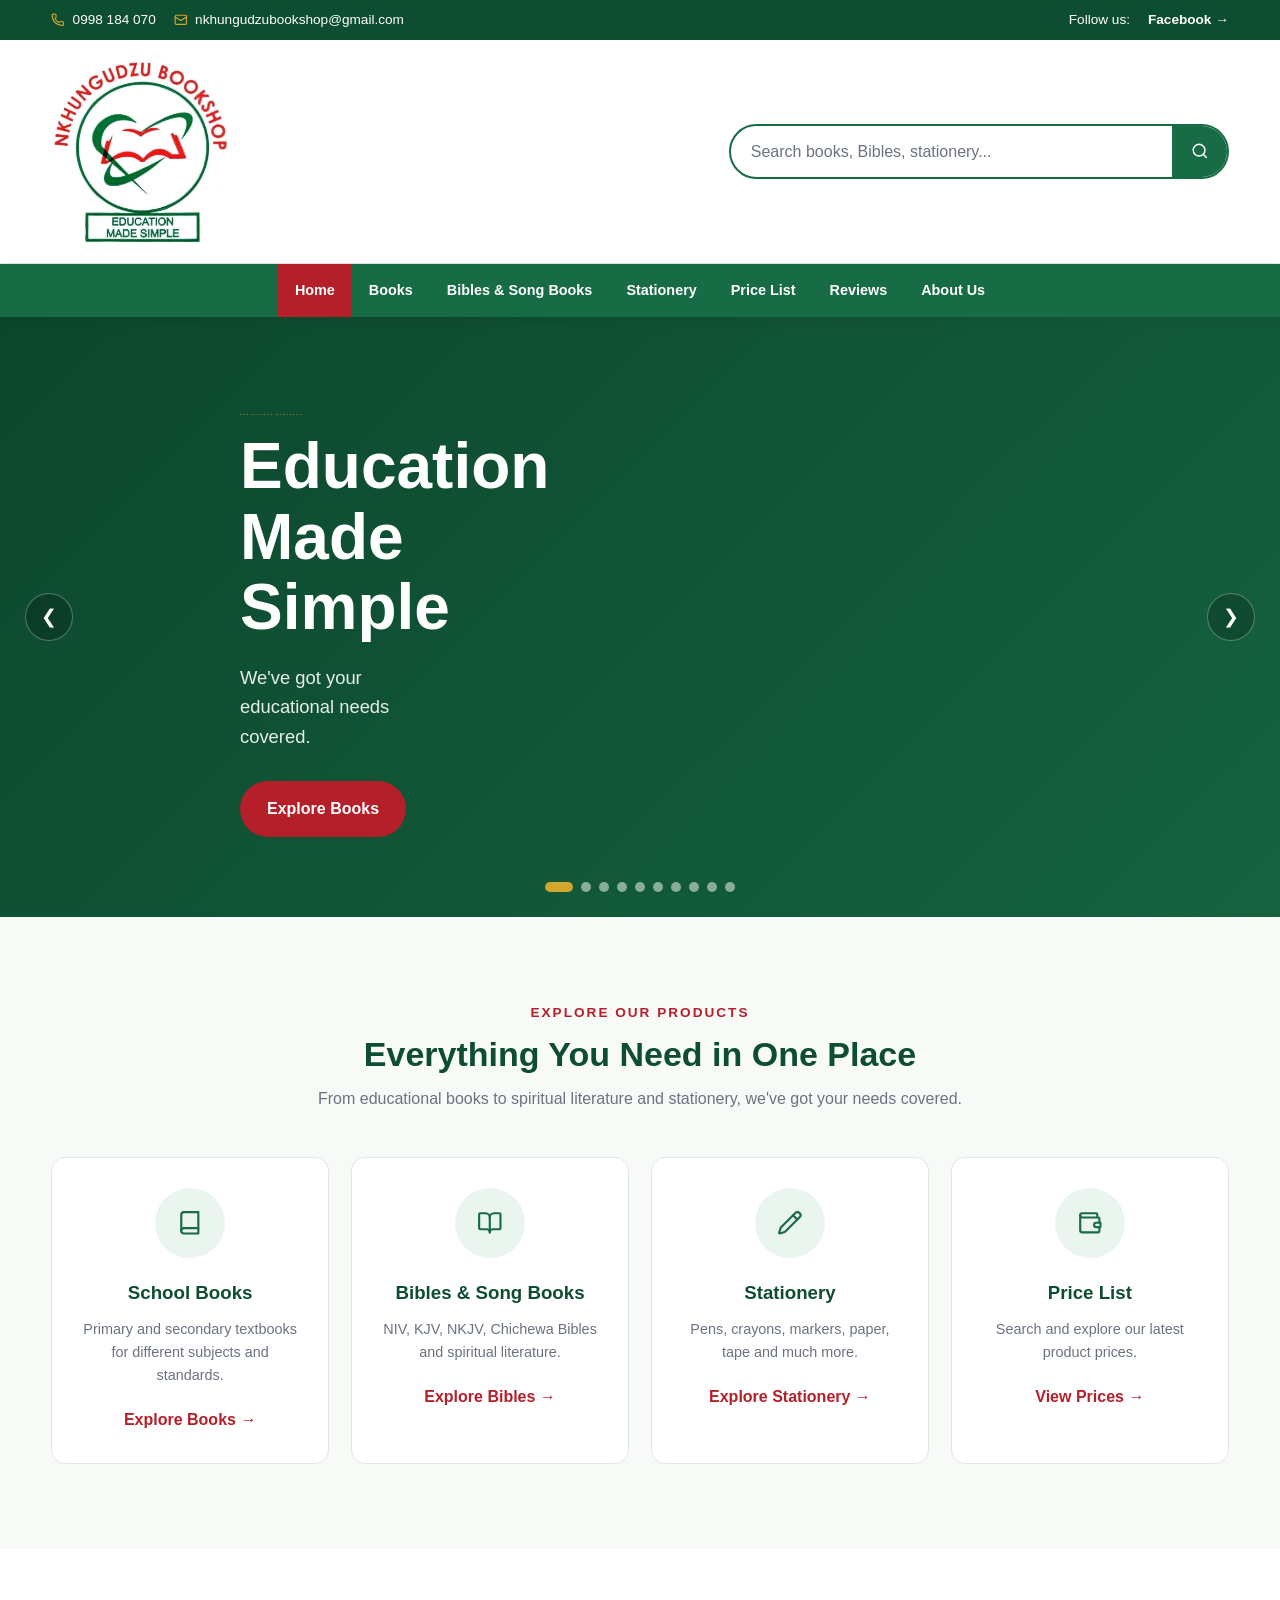
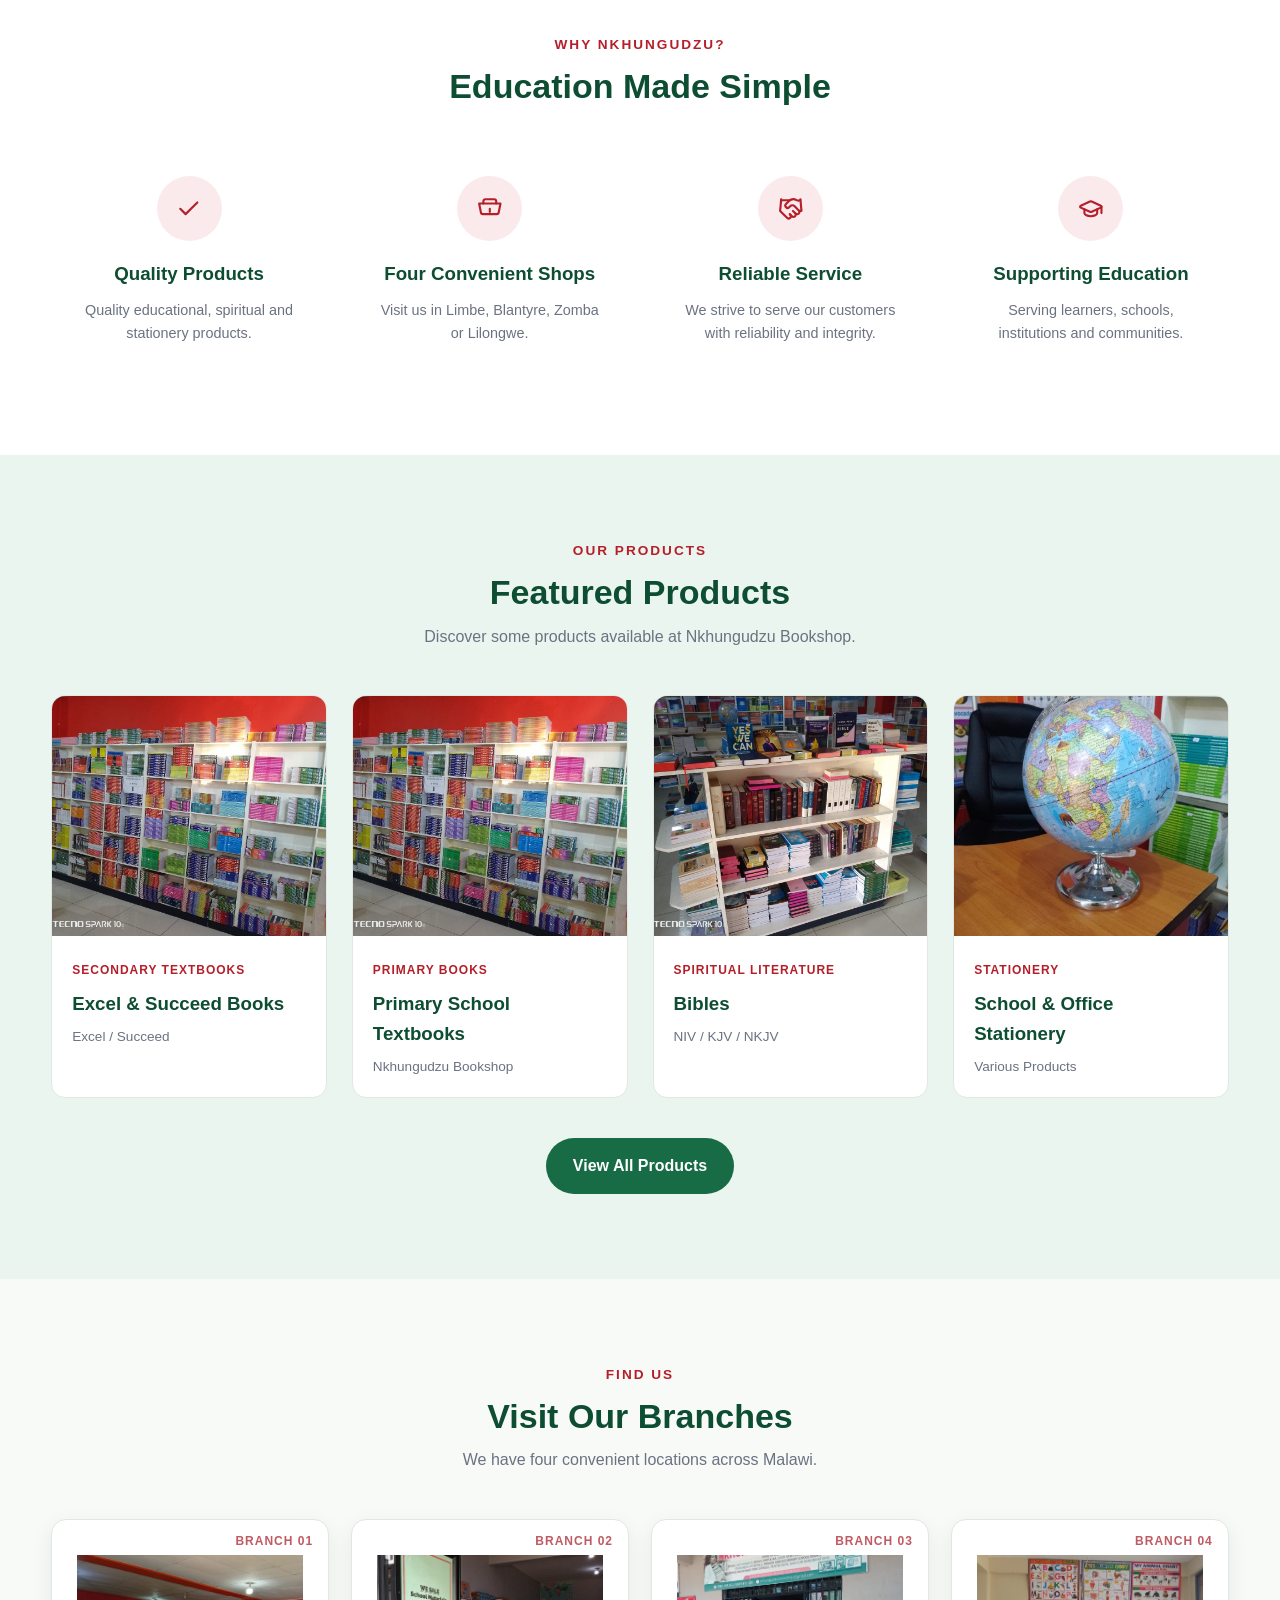
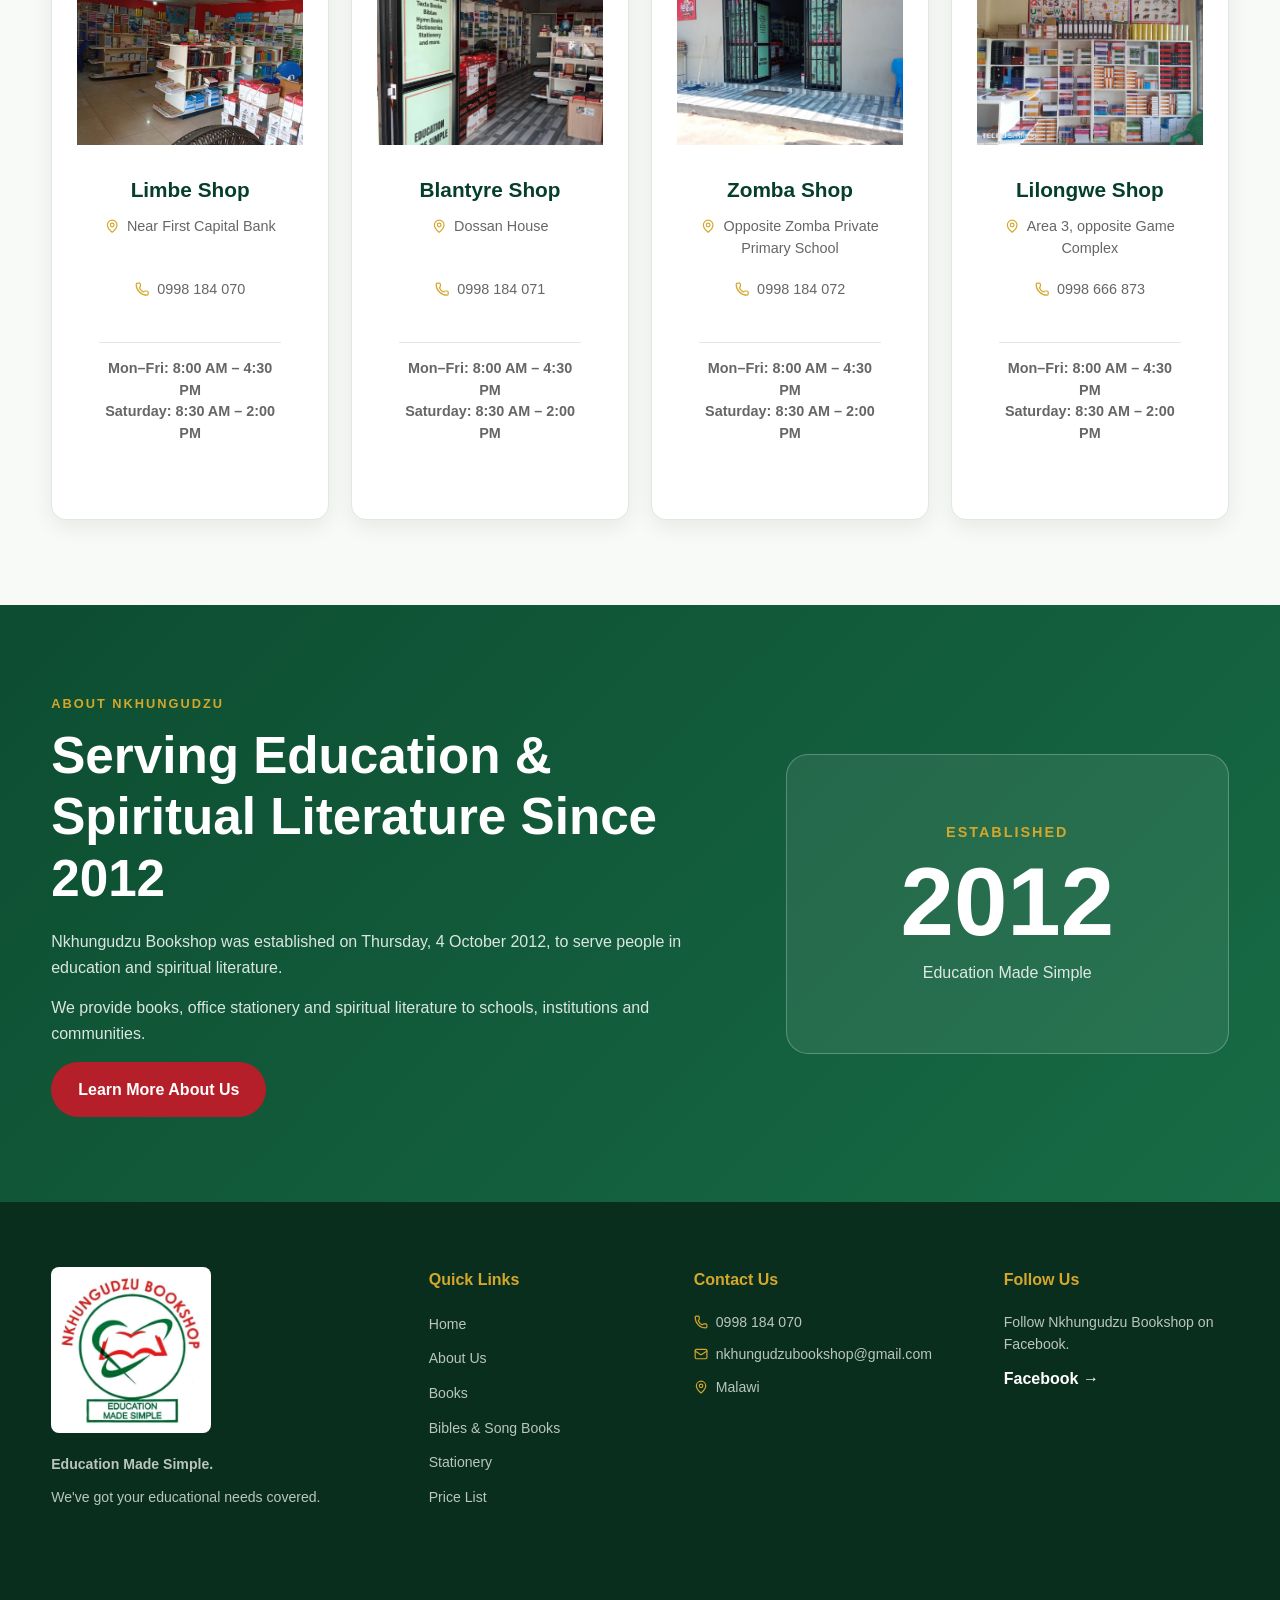
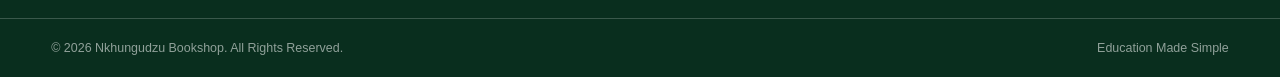
<file: index.html>
<!doctype html>
<html lang="en">
<head>
    <meta charset="UTF-8"/>

    <meta name="viewport" content="width=device-width, initial-scale=1.0"/>
    <link
            rel="apple-touch-icon"
            sizes="180x180"
            href="images/favicon/apple-touch-icon.png"
    />
    <link
            rel="icon"
            type="image/png"
            sizes="32x32"
            href="images/favicon/favicon-32x32.png"
    />
    <link
            rel="icon"
            type="image/png"
            sizes="16x16"
            href="images/favicon/favicon-16x16.png"
    />
    <link rel="manifest" href="images/favicon/site.webmanifest"/>

    <title>Nkhungudzu Bookshop | Education Made Simple</title>

    <link rel="stylesheet" href="css/style.css"/>
</head>

<body>
<!-- =====================================================
     TOP INFORMATION BAR
     ===================================================== -->
<div class="top-bar">
    <div class="container">
        <div class="top-contact">
            <span><svg class="icon" viewBox="0 0 24 24" width="1em" height="1em" fill="none" stroke="currentColor"
                       stroke-width="2" stroke-linecap="round" stroke-linejoin="round" aria-hidden="true"><path
                    d="M13.832 16.568a1 1 0 0 0 1.213-.303l.355-.465A2 2 0 0 1 17 15h3a2 2 0 0 1 2 2v3a2 2 0 0 1-2 2A18 18 0 0 1 2 4a2 2 0 0 1 2-2h3a2 2 0 0 1 2 2v3a2 2 0 0 1-.8 1.6l-.468.351a1 1 0 0 0-.292 1.233 14 14 0 0 0 6.392 6.384"/></svg> 0998 184 070</span>
            <span><svg class="icon" viewBox="0 0 24 24" width="1em" height="1em" fill="none" stroke="currentColor"
                       stroke-width="2" stroke-linecap="round" stroke-linejoin="round" aria-hidden="true"><rect
                    width="20" height="16" x="2" y="4" rx="2"/><path
                    d="m22 7-8.97 5.7a1.94 1.94 0 0 1-2.06 0L2 7"/></svg> nkhungudzubookshop@gmail.com</span>
        </div>

        <div class="top-social">
            <span>Follow us:</span>
            <a
                    href="https://web.facebook.com/profile.php?id=61586023103284"
                    target="_blank"
                    rel="noopener"
            >Facebook &rightarrow;</a
            >
        </div>
    </div>
</div>

<!-- =====================================================
     HEADER
     ===================================================== -->
<header class="main-header">
    <div class="container header-content">
        <!-- Logo -->
        <a href="index.html" class="logo">
            <img src="images/logo.jpg" alt="Nkhungudzu bookshop Logo"/>
        </a>

        <!-- Search -->
        <div class="header-search">
            <input
                    type="search"
                    placeholder="Search books, Bibles, stationery..."
                    aria-label="Search products"
            />

            <button type="button" aria-label="Search">
                <svg class="icon" viewBox="0 0 24 24" width="1em" height="1em" fill="none" stroke="currentColor"
                     stroke-width="2" stroke-linecap="round" stroke-linejoin="round" aria-hidden="true">
                    <circle cx="11" cy="11" r="8"/>
                    <path d="m21 21-4.3-4.3"/>
                </svg>
            </button>
        </div>
    </div>
</header>

<!-- =====================================================
     NAVIGATION
     ===================================================== -->
<nav class="main-navigation">
    <div class="container nav-container">
        <button class="mobile-menu-button" type="button">
            <svg class="icon" viewBox="0 0 24 24" width="1em" height="1em" fill="none" stroke="currentColor"
                 stroke-width="2" stroke-linecap="round" stroke-linejoin="round" aria-hidden="true">
                <path d="M4 12h16"/>
                <path d="M4 6h16"/>
                <path d="M4 18h16"/>
            </svg>
        </button>

        <ul class="nav-menu">
            <li>
                <a href="index.html" class="active">Home</a>
            </li>

            <li>
                <a href="pages/books.html">Books</a>
            </li>

            <li>
                <a href="pages/bibles.html">Bibles & Song Books</a>
            </li>

            <li>
                <a href="pages/stationery.html">Stationery</a>
            </li>

            <li>
                <a href="pages/pricelist.html">Price List</a>
            </li>

            <li>
                <a href="pages/reviews.html">Reviews</a>
            </li>

            <li>
                <a href="pages/about.html">About Us</a>
            </li>
        </ul>
    </div>
</nav>

<!-- =====================================================
     HERO SLIDESHOW
     ===================================================== -->
<main>
    <section class="hero-slideshow">
        <!-- Slide 1 -->
        <div class="hero-slide active">
            <div class="hero-content">
                <span class="hero-label"> Nkhungudzu Bookshop </span>

                <h1>Education Made Simple</h1>

                <p>We've got your educational needs covered.</p>

                <a href="pages/books.html" class="btn btn-primary">
                    Explore Books
                </a>
            </div>
        </div>

        <!-- =====================================================
     SLIDE 2 - LIMBE SHOP
     ===================================================== -->
        <div
                class="hero-slide"
                style="
            background-image:
              linear-gradient(rgba(0, 60, 35, 0.58), rgba(0, 60, 35, 0.58)),
              url(images/Limbe.jpeg);
          "
        >
            <div class="hero-content">
                <span class="hero-label"> NKHUNGUDZU BOOKSHOP </span>

                <h2>Limbe Shop</h2>

                <p>Near First Capital Bank</p>w

                <p><strong>Phone:</strong> 0998 184 070</p>

                <a href="pages/about.html" class="hero-button">
                    Visit Our Branch
                </a>
            </div>
        </div>

        <!-- =====================================================
     SLIDE 3 - BLANTYRE SHOP
     ===================================================== -->
        <div
                class="hero-slide"
                style="
            background-image:
              linear-gradient(rgba(0, 60, 35, 0.58), rgba(0, 60, 35, 0.58)),
              url(images/Blantyre.jpeg);
          "
        >
            <div class="hero-content">
                <span class="hero-label"> NKHUNGUDZU BOOKSHOP </span>

                <h2>Blantyre Shop</h2>

                <p>Dossan House</p>

                <p><strong>Phone:</strong> 0998 184 071</p>

                <a href="pages/about.html" class="hero-button">
                    Visit Our Branch
                </a>
            </div>
        </div>

        <!-- =====================================================
     SLIDE 4 - ZOMBA SHOP
     ===================================================== -->
        <div
                class="hero-slide"
                style="
            background-image:
              linear-gradient(rgba(0, 60, 35, 0.58), rgba(0, 60, 35, 0.58)),
              url(images/Zomba.jpeg);
          "
        >
            <div class="hero-content">
                <span class="hero-label"> NKHUNGUDZU BOOKSHOP </span>

                <h2>Zomba Shop</h2>

                <p>Opposite Zomba Private Primary School</p>

                <p><strong>Phone:</strong> 0998 184 072</p>

                <a href="pages/about.html" class="hero-button">
                    Visit Our Branch
                </a>
            </div>
        </div>

        <!-- =====================================================
     SLIDE 5 - LILONGWE SHOP
     ===================================================== -->
        <div
                class="hero-slide"
                style="
            background-image:
              linear-gradient(rgba(0, 60, 35, 0.58), rgba(0, 60, 35, 0.58)),
              url(images/Lilongwe.jpeg);
          "
        >
            <div class="hero-content">
                <span class="hero-label"> NKHUNGUDZU BOOKSHOP </span>

                <h2>Lilongwe Shop</h2>

                <p>Area 3, opposite Game Complex</p>

                <p><strong>Phone:</strong> 0998 666 873</p>

                <a href="pages/about.html" class="hero-button">
                    Visit Our Branch
                </a>
            </div>
        </div>

        <!-- =====================================================
     SLIDE 6 - EDUCATIONAL BOOKS
     ===================================================== -->
        <div
                class="hero-slide"
                style="
            background-image:
              linear-gradient(rgba(0, 60, 35, 0.6), rgba(0, 60, 35, 0.6)),
              url(images/books.jpeg);
          "
        >
            <div class="hero-content">
                <span class="hero-label"> EDUCATIONAL BOOKS </span>

                <h2>Books For Every Learner</h2>

                <p>
                    Primary and secondary textbooks from different trusted publishers.
                </p>

                <a href="pages/books.html" class="hero-button"> Explore Books </a>
            </div>
        </div>

        <!-- =====================================================
     SLIDE 7 - EXCEL & SUCCEED
     ===================================================== -->
        <div
                class="hero-slide"
                style="
            background-image:
              linear-gradient(rgba(0, 60, 35, 0.6), rgba(0, 60, 35, 0.6)),
              url(images/books.jpeg);
          "
        >
            <div class="hero-content">
                <span class="hero-label"> EDUCATIONAL PUBLISHERS </span>

                <h2>Excel &amp; Succeed</h2>

                <p>Find educational books for different subjects and levels.</p>

                <a href="pages/books.html" class="hero-button"> View Our Books </a>
            </div>
        </div>

        <!-- =====================================================
     SLIDE 8 - BIBLES
     ===================================================== -->
        <div
                class="hero-slide"
                style="
            background-image:
              linear-gradient(rgba(0, 60, 35, 0.58), rgba(0, 60, 35, 0.58)),
              url(images/bibles.jpeg);
          "
        >
            <div class="hero-content">
                <span class="hero-label"> SPIRITUAL LITERATURE </span>

                <h2>Bibles &amp; Song Books</h2>

                <p>NIV, KJV, NKJV, Chichewa Bibles and more.</p>

                <a href="pages/bibles.html" class="hero-button"> Explore Bibles </a>
            </div>
        </div>

        <!-- =====================================================
     SLIDE 9 - STATIONERY
     ===================================================== -->
        <div
                class="hero-slide"
                style="
            background-image:
              linear-gradient(rgba(0, 60, 35, 0.6), rgba(0, 60, 35, 0.6)),
              url(images/stationary.jpeg);
          "
        >
            <div class="hero-content">
                <span class="hero-label"> SCHOOL &amp; OFFICE SUPPLIES </span>

                <h2>Quality Stationery</h2>

                <p>
                    Pens, colored paper, crayons, tape, markers, highlighters and
                    more.
                </p>

                <a href="pages/stationery.html" class="hero-button">
                    Explore Stationery
                </a>
            </div>
        </div>

        <!-- =====================================================
     SLIDE 10 - FINAL PROMOTIONAL SLIDE
     ===================================================== -->
        <div
                class="hero-slide"
                style="
            background-image:
              linear-gradient(rgba(0, 60, 35, 0.6), rgba(0, 60, 35, 0.6)),
              url(images/Limbe.jpeg);
          "
        >
            <div class="hero-content">
                <span class="hero-label"> NKHUNGUDZU BOOKSHOP </span>

                <h2>Visit Us Today</h2>

                <p>
                    Four branches across Malawi offer educational books, spiritual
                    literature and stationery.
                </p>

                <a href="pages/about.html" class="hero-button"> Find A Branch </a>
            </div>
        </div>

        <!-- Slideshow controls -->
        <button
                class="slide-control previous-slide"
                type="button"
                aria-label="Previous slide"
        >
            ❮
        </button>

        <button
                class="slide-control next-slide"
                type="button"
                aria-label="Next slide"
        >
            ❯
        </button>

        <!-- Slideshow indicators -->
        <div class="slide-indicators">
            <button
                    class="slide-dot active"
                    type="button"
                    aria-label="Slide 1"
            ></button>

            <button class="slide-dot" type="button" aria-label="Slide 2"></button>

            <button class="slide-dot" type="button" aria-label="Slide 3"></button>

            <button class="slide-dot" type="button" aria-label="Slide 4"></button>

            <button class="slide-dot" type="button" aria-label="Slide 5"></button>

            <button class="slide-dot" type="button" aria-label="Slide 6"></button>

            <button class="slide-dot" type="button" aria-label="Slide 7"></button>

            <button class="slide-dot" type="button" aria-label="Slide 8"></button>

            <button class="slide-dot" type="button" aria-label="Slide 9"></button>

            <button
                    class="slide-dot"
                    type="button"
                    aria-label="Slide 10"
            ></button>
        </div>
    </section>

    <!-- =====================================================
           PUBLISHING SERVICES POPUP
           ===================================================== -->
    <div id="publishingPopup" class="publishing-popup">
        <div class="popup-content">
            <button class="popup-close" type="button">&times;</button>

            <h2>We Also Provide Book Publishing Services</h2>

            <p>For more information, please call:</p>

            <strong> +265 999 036 082 </strong>
        </div>
    </div>

    <!-- =====================================================
           CATEGORY SECTION
           ===================================================== -->
    <section class="categories section">
        <div class="container">
            <div class="section-heading">
                <span>Explore Our Products</span>

                <h2>Everything You Need in One Place</h2>

                <p>
                    From educational books to spiritual literature and stationery,
                    we've got your needs covered.
                </p>
            </div>

            <div class="category-grid">
                <!-- School Books -->
                <article class="category-card">
                    <div class="category-icon">
                        <svg class="icon" viewBox="0 0 24 24" width="1em" height="1em" fill="none" stroke="currentColor"
                             stroke-width="2" stroke-linecap="round" stroke-linejoin="round" aria-hidden="true">
                            <path d="M4 19.5A2.5 2.5 0 0 1 6.5 17H20"/>
                            <path d="M6.5 2H20v20H6.5A2.5 2.5 0 0 1 4 19.5v-15A2.5 2.5 0 0 1 6.5 2z"/>
                        </svg>
                    </div>

                    <h3>School Books</h3>

                    <p>
                        Primary and secondary textbooks for different subjects and
                        standards.
                    </p>

                    <a href="pages/books.html"> Explore Books → </a>
                </article>

                <!-- Bibles -->
                <article class="category-card">
                    <div class="category-icon">
                        <svg class="icon" viewBox="0 0 24 24" width="1em" height="1em" fill="none" stroke="currentColor"
                             stroke-width="2" stroke-linecap="round" stroke-linejoin="round" aria-hidden="true">
                            <path d="M12 7v14"/>
                            <path d="M3 18a1 1 0 0 1-1-1V4a1 1 0 0 1 1-1h5a4 4 0 0 1 4 4 4 4 0 0 1 4-4h5a1 1 0 0 1 1 1v13a1 1 0 0 1-1 1h-6a3 3 0 0 0-3 3 3 3 0 0 0-3-3z"/>
                        </svg>
                    </div>

                    <h3>Bibles & Song Books</h3>

                    <p>NIV, KJV, NKJV, Chichewa Bibles and spiritual literature.</p>

                    <a href="pages/bibles.html"> Explore Bibles → </a>
                </article>

                <!-- Stationery -->
                <article class="category-card">
                    <div class="category-icon">
                        <svg class="icon" viewBox="0 0 24 24" width="1em" height="1em" fill="none" stroke="currentColor"
                             stroke-width="2" stroke-linecap="round" stroke-linejoin="round" aria-hidden="true">
                            <path d="M21.174 6.812a1 1 0 0 0-3.986-3.987L3.842 16.174a2 2 0 0 0-.5.83l-1.321 4.352a.5.5 0 0 0 .623.622l4.353-1.32a2 2 0 0 0 .83-.497z"/>
                            <path d="m15 5 4 4"/>
                        </svg>
                    </div>

                    <h3>Stationery</h3>

                    <p>Pens, crayons, markers, paper, tape and much more.</p>

                    <a href="pages/stationery.html"> Explore Stationery → </a>
                </article>

                <!-- Price List -->
                <article class="category-card">
                    <div class="category-icon">
                        <svg class="icon" viewBox="0 0 24 24" width="1em" height="1em" fill="none" stroke="currentColor"
                             stroke-width="2" stroke-linecap="round" stroke-linejoin="round" aria-hidden="true">
                            <path d="M19 7V4a1 1 0 0 0-1-1H5a2 2 0 0 0 0 4h15a1 1 0 0 1 1 1v4"/>
                            <path d="M3 5v14a2 2 0 0 0 2 2h15a1 1 0 0 0 1-1v-4"/>
                            <path d="M18 12a2 2 0 0 0 0 4h4v-4Z"/>
                        </svg>
                    </div>

                    <h3>Price List</h3>

                    <p>Search and explore our latest product prices.</p>

                    <a href="pages/pricelist.html"> View Prices → </a>
                </article>
            </div>
        </div>
    </section>

    <!-- =====================================================
           WHY CHOOSE US
           ===================================================== -->
    <section class="why-us section">
        <div class="container">
            <div class="section-heading">
                <span>Why Nkhungudzu?</span>

                <h2>Education Made Simple</h2>
            </div>

            <div class="features-grid">
                <div class="feature">
                    <div class="feature-icon">
                        <svg class="icon" viewBox="0 0 24 24" width="1em" height="1em" fill="none" stroke="currentColor"
                             stroke-width="2" stroke-linecap="round" stroke-linejoin="round" aria-hidden="true">
                            <path d="M20 6 9 17l-5-5"/>
                        </svg>
                    </div>

                    <h3>Quality Products</h3>

                    <p>Quality educational, spiritual and stationery products.</p>
                </div>

                <div class="feature">
                    <div class="feature-icon">
                        <svg class="icon" viewBox="0 0 24 24" width="1em" height="1em" fill="none" stroke="currentColor"
                             stroke-width="2" stroke-linecap="round" stroke-linejoin="round" aria-hidden="true">
                            <path d="M2 7h20l-1.6 8.1a2 2 0 0 1-2 1.9H5.6a2 2 0 0 1-2-1.9z"/>
                            <path d="M6 7V5a2 2 0 0 1 2-2h8a2 2 0 0 1 2 2v2"/>
                            <path d="M12 12v3"/>
                        </svg>
                    </div>

                    <h3>Four Convenient Shops</h3>

                    <p>Visit us in Limbe, Blantyre, Zomba or Lilongwe.</p>
                </div>

                <div class="feature">
                    <div class="feature-icon">
                        <svg class="icon" viewBox="0 0 24 24" width="1em" height="1em" fill="none" stroke="currentColor"
                             stroke-width="2" stroke-linecap="round" stroke-linejoin="round" aria-hidden="true">
                            <path d="m11 17 2 2a1 1 0 1 0 3-3"/>
                            <path d="m14 14 2.5 2.5a1 1 0 1 0 3-3l-3.88-3.88a3 3 0 0 0-4.24 0l-.88.88a1 1 0 1 1-3-3l2.81-2.81a5.79 5.79 0 0 1 7.06-.87l.47.28a2 2 0 0 0 1.42.25L21 4"/>
                            <path d="m21 3 1 11h-2"/>
                            <path d="M3 3 2 14l6.5 6.5a1 1 0 1 0 3-3"/>
                            <path d="M3 4h8"/>
                        </svg>
                    </div>

                    <h3>Reliable Service</h3>

                    <p>
                        We strive to serve our customers with reliability and integrity.
                    </p>
                </div>

                <div class="feature">
                    <div class="feature-icon">
                        <svg class="icon" viewBox="0 0 24 24" width="1em" height="1em" fill="none" stroke="currentColor"
                             stroke-width="2" stroke-linecap="round" stroke-linejoin="round" aria-hidden="true">
                            <path d="M21.42 10.922a1 1 0 0 0-.019-1.838L12.83 5.18a2 2 0 0 0-1.66 0L2.6 9.08a1 1 0 0 0 0 1.832l8.57 3.908a2 2 0 0 0 1.66 0z"/>
                            <path d="M22 10v6"/>
                            <path d="M6 12.5V16a6 3 0 0 0 12 0v-3.5"/>
                        </svg>
                    </div>

                    <h3>Supporting Education</h3>

                    <p>Serving learners, schools, institutions and communities.</p>
                </div>
            </div>
        </div>
    </section>

    <!-- =====================================================
           FEATURED PRODUCTS
           ===================================================== -->
    <section class="featured-products section">
        <div class="container">
            <div class="section-heading">
                <span>Our Products</span>

                <h2>Featured Products</h2>

                <p>
                    Discover some products available at Nkhungudzu Bookshop.
                </p>
            </div>

            <!-- JavaScript will generate products here -->
            <div class="product-grid" id="featuredProducts">
                <!-- Products will be added using JavaScript -->
            </div>

            <div class="section-button">
                <a href="pages/books.html" class="btn btn-secondary">
                    View All Products
                </a>
            </div>
        </div>
    </section>

    <!-- =====================================================
           OUR BRANCHES
           ===================================================== -->
    <section class="branches section">
        <div class="container">
            <div class="section-heading">
                <span>Find Us</span>

                <h2>Visit Our Branches</h2>

                <p>We have four convenient locations across Malawi.</p>
            </div>

            <div class="branch-grid">
                <!-- Limbe -->
                <article class="branch-card">
                    <div class="branch-image">
                        <img
                                src="images/Limbe.jpeg"
                                alt="Nkhungudzu Bookshop Limbe Shop"
                        />
                    </div>

                    <div class="branch-content">
                        <span class="branch-number"> Branch 01 </span>

                        <h3>Limbe Shop</h3>

                        <p>
                            <svg class="icon" viewBox="0 0 24 24" width="1em" height="1em" fill="none"
                                 stroke="currentColor" stroke-width="2" stroke-linecap="round" stroke-linejoin="round"
                                 aria-hidden="true">
                                <path d="M20 10c0 4.993-5.539 10.193-7.399 11.799a1 1 0 0 1-1.202 0C9.539 20.193 4 14.993 4 10a8 8 0 0 1 16 0"/>
                                <circle cx="12" cy="10" r="3"/>
                            </svg>
                            Near First Capital Bank
                        </p>

                        <p>
                            <svg class="icon" viewBox="0 0 24 24" width="1em" height="1em" fill="none"
                                 stroke="currentColor" stroke-width="2" stroke-linecap="round" stroke-linejoin="round"
                                 aria-hidden="true">
                                <path d="M13.832 16.568a1 1 0 0 0 1.213-.303l.355-.465A2 2 0 0 1 17 15h3a2 2 0 0 1 2 2v3a2 2 0 0 1-2 2A18 18 0 0 1 2 4a2 2 0 0 1 2-2h3a2 2 0 0 1 2 2v3a2 2 0 0 1-.8 1.6l-.468.351a1 1 0 0 0-.292 1.233 14 14 0 0 0 6.392 6.384"/>
                            </svg>
                            0998 184 070
                        </p>

                        <p class="opening-hours">
                            Mon–Fri: 8:00 AM – 4:30 PM<br/>
                            Saturday: 8:30 AM – 2:00 PM
                        </p>
                    </div>
                </article>

                <!-- Blantyre -->
                <article class="branch-card">
                    <div class="branch-image">
                        <img
                                src="images/Blantyre.jpeg"
                                alt="Nkhungudzu Bookshop Blantyre Shop"
                        />
                    </div>

                    <div class="branch-content">
                        <span class="branch-number"> Branch 02 </span>

                        <h3>Blantyre Shop</h3>

                        <p>
                            <svg class="icon" viewBox="0 0 24 24" width="1em" height="1em" fill="none"
                                 stroke="currentColor" stroke-width="2" stroke-linecap="round" stroke-linejoin="round"
                                 aria-hidden="true">
                                <path d="M20 10c0 4.993-5.539 10.193-7.399 11.799a1 1 0 0 1-1.202 0C9.539 20.193 4 14.993 4 10a8 8 0 0 1 16 0"/>
                                <circle cx="12" cy="10" r="3"/>
                            </svg>
                            Dossan House
                        </p>

                        <p>
                            <svg class="icon" viewBox="0 0 24 24" width="1em" height="1em" fill="none"
                                 stroke="currentColor" stroke-width="2" stroke-linecap="round" stroke-linejoin="round"
                                 aria-hidden="true">
                                <path d="M13.832 16.568a1 1 0 0 0 1.213-.303l.355-.465A2 2 0 0 1 17 15h3a2 2 0 0 1 2 2v3a2 2 0 0 1-2 2A18 18 0 0 1 2 4a2 2 0 0 1 2-2h3a2 2 0 0 1 2 2v3a2 2 0 0 1-.8 1.6l-.468.351a1 1 0 0 0-.292 1.233 14 14 0 0 0 6.392 6.384"/>
                            </svg>
                            0998 184 071
                        </p>

                        <p class="opening-hours">
                            Mon–Fri: 8:00 AM – 4:30 PM<br/>
                            Saturday: 8:30 AM – 2:00 PM
                        </p>
                    </div>
                </article>

                <!-- Zomba -->
                <article class="branch-card">
                    <div class="branch-image">
                        <img
                                src="images/Zomba.jpeg"
                                alt="Nkhungudzu Bookshop Zomba Shop"
                        />
                    </div>

                    <div class="branch-content">
                        <span class="branch-number"> Branch 03 </span>

                        <h3>Zomba Shop</h3>

                        <p>
                            <svg class="icon" viewBox="0 0 24 24" width="1em" height="1em" fill="none"
                                 stroke="currentColor" stroke-width="2" stroke-linecap="round" stroke-linejoin="round"
                                 aria-hidden="true">
                                <path d="M20 10c0 4.993-5.539 10.193-7.399 11.799a1 1 0 0 1-1.202 0C9.539 20.193 4 14.993 4 10a8 8 0 0 1 16 0"/>
                                <circle cx="12" cy="10" r="3"/>
                            </svg>
                            Opposite Zomba Private Primary School
                        </p>

                        <p>
                            <svg class="icon" viewBox="0 0 24 24" width="1em" height="1em" fill="none"
                                 stroke="currentColor" stroke-width="2" stroke-linecap="round" stroke-linejoin="round"
                                 aria-hidden="true">
                                <path d="M13.832 16.568a1 1 0 0 0 1.213-.303l.355-.465A2 2 0 0 1 17 15h3a2 2 0 0 1 2 2v3a2 2 0 0 1-2 2A18 18 0 0 1 2 4a2 2 0 0 1 2-2h3a2 2 0 0 1 2 2v3a2 2 0 0 1-.8 1.6l-.468.351a1 1 0 0 0-.292 1.233 14 14 0 0 0 6.392 6.384"/>
                            </svg>
                            0998 184 072
                        </p>

                        <p class="opening-hours">
                            Mon–Fri: 8:00 AM – 4:30 PM<br/>
                            Saturday: 8:30 AM – 2:00 PM
                        </p>
                    </div>
                </article>

                <!-- Lilongwe -->
                <article class="branch-card">
                    <div class="branch-image">
                        <img
                                src="images/Lilongwe.jpeg"
                                alt="Nkhungudzu Bookshop Lilongwe Shop"
                        />
                    </div>

                    <div class="branch-content">
                        <span class="branch-number"> Branch 04 </span>

                        <h3>Lilongwe Shop</h3>

                        <p>
                            <svg class="icon" viewBox="0 0 24 24" width="1em" height="1em" fill="none"
                                 stroke="currentColor" stroke-width="2" stroke-linecap="round" stroke-linejoin="round"
                                 aria-hidden="true">
                                <path d="M20 10c0 4.993-5.539 10.193-7.399 11.799a1 1 0 0 1-1.202 0C9.539 20.193 4 14.993 4 10a8 8 0 0 1 16 0"/>
                                <circle cx="12" cy="10" r="3"/>
                            </svg>
                            Area 3, opposite Game Complex
                        </p>

                        <p>
                            <svg class="icon" viewBox="0 0 24 24" width="1em" height="1em" fill="none"
                                 stroke="currentColor" stroke-width="2" stroke-linecap="round" stroke-linejoin="round"
                                 aria-hidden="true">
                                <path d="M13.832 16.568a1 1 0 0 0 1.213-.303l.355-.465A2 2 0 0 1 17 15h3a2 2 0 0 1 2 2v3a2 2 0 0 1-2 2A18 18 0 0 1 2 4a2 2 0 0 1 2-2h3a2 2 0 0 1 2 2v3a2 2 0 0 1-.8 1.6l-.468.351a1 1 0 0 0-.292 1.233 14 14 0 0 0 6.392 6.384"/>
                            </svg>
                            0998 666 873
                        </p>

                        <p class="opening-hours">
                            Mon–Fri: 8:00 AM – 4:30 PM<br/>
                            Saturday: 8:30 AM – 2:00 PM
                        </p>
                    </div>
                </article>
            </div>
        </div>
    </section>

    <!-- =====================================================
           ABOUT PREVIEW
           ===================================================== -->
    <section class="about-preview section">
        <div class="container about-preview-content">
            <div class="about-text">
                <span class="section-label"> About Nkhungudzu </span>

                <h2>Serving Education & Spiritual Literature Since 2012</h2>

                <p>
                    Nkhungudzu Bookshop was established on Thursday, 4 October 2012,
                    to serve people in education and spiritual literature.
                </p>

                <p>
                    We provide books, office stationery and spiritual literature to
                    schools, institutions and communities.
                </p>

                <a href="pages/about.html" class="btn btn-primary">
                    Learn More About Us
                </a>
            </div>

            <div class="about-highlight">
                <span> ESTABLISHED </span>

                <strong> 2012 </strong>

                <p>Education Made Simple</p>
            </div>
        </div>
    </section>
</main>

<!-- =====================================================
     FOOTER
     ===================================================== -->
<footer class="main-footer">
    <div class="container footer-grid">
        <!-- Company -->
        <div class="footer-column">
            <img
                    src="images/logo.jpg"
                    alt="Nkhungudzu bookshop logo"
                    class="footer-logo"
            />

            <p>
                <strong>Education Made Simple.</strong>
            </p>

            <p>We've got your educational needs covered.</p>
        </div>

        <!-- Quick Links -->
        <div class="footer-column">
            <h3>Quick Links</h3>

            <ul>
                <li>
                    <a href="index.html">Home</a>
                </li>

                <li>
                    <a href="pages/about.html">About Us</a>
                </li>

                <li>
                    <a href="pages/books.html">Books</a>
                </li>

                <li>
                    <a href="pages/bibles.html"> Bibles & Song Books </a>
                </li>

                <li>
                    <a href="pages/stationery.html"> Stationery </a>
                </li>

                <li>
                    <a href="pages/pricelist.html"> Price List </a>
                </li>
            </ul>
        </div>

        <!-- Contact -->
        <div class="footer-column">
            <h3>Contact Us</h3>

            <p>
                <svg class="icon" viewBox="0 0 24 24" width="1em" height="1em" fill="none" stroke="currentColor"
                     stroke-width="2" stroke-linecap="round" stroke-linejoin="round" aria-hidden="true">
                    <path d="M13.832 16.568a1 1 0 0 0 1.213-.303l.355-.465A2 2 0 0 1 17 15h3a2 2 0 0 1 2 2v3a2 2 0 0 1-2 2A18 18 0 0 1 2 4a2 2 0 0 1 2-2h3a2 2 0 0 1 2 2v3a2 2 0 0 1-.8 1.6l-.468.351a1 1 0 0 0-.292 1.233 14 14 0 0 0 6.392 6.384"/>
                </svg>
                0998 184 070
            </p>

            <p>
                <svg class="icon" viewBox="0 0 24 24" width="1em" height="1em" fill="none" stroke="currentColor"
                     stroke-width="2" stroke-linecap="round" stroke-linejoin="round" aria-hidden="true">
                    <rect width="20" height="16" x="2" y="4" rx="2"/>
                    <path d="m22 7-8.97 5.7a1.94 1.94 0 0 1-2.06 0L2 7"/>
                </svg>
                nkhungudzubookshop@gmail.com
            </p>

            <p>
                <svg class="icon" viewBox="0 0 24 24" width="1em" height="1em" fill="none" stroke="currentColor"
                     stroke-width="2" stroke-linecap="round" stroke-linejoin="round" aria-hidden="true">
                    <path d="M20 10c0 4.993-5.539 10.193-7.399 11.799a1 1 0 0 1-1.202 0C9.539 20.193 4 14.993 4 10a8 8 0 0 1 16 0"/>
                    <circle cx="12" cy="10" r="3"/>
                </svg>
                Malawi
            </p>
        </div>

        <!-- Social -->
        <div class="footer-column">
            <h3>Follow Us</h3>

            <p>Follow Nkhungudzu Bookshop on Facebook.</p>

            <a
                    href="https://web.facebook.com/profile.php?id=61586023103284"
                    target="_blank"
            >
                Facebook →
            </a>
        </div>
    </div>

    <div class="footer-bottom">
        <div class="container">
            <p>&copy; 2026 Nkhungudzu Bookshop. All Rights Reserved.</p>

            <p>Education Made Simple</p>
        </div>
    </div>
</footer>

<!-- JavaScript -->
<script src="js/script.js"></script>
</body>
</html>
</file>
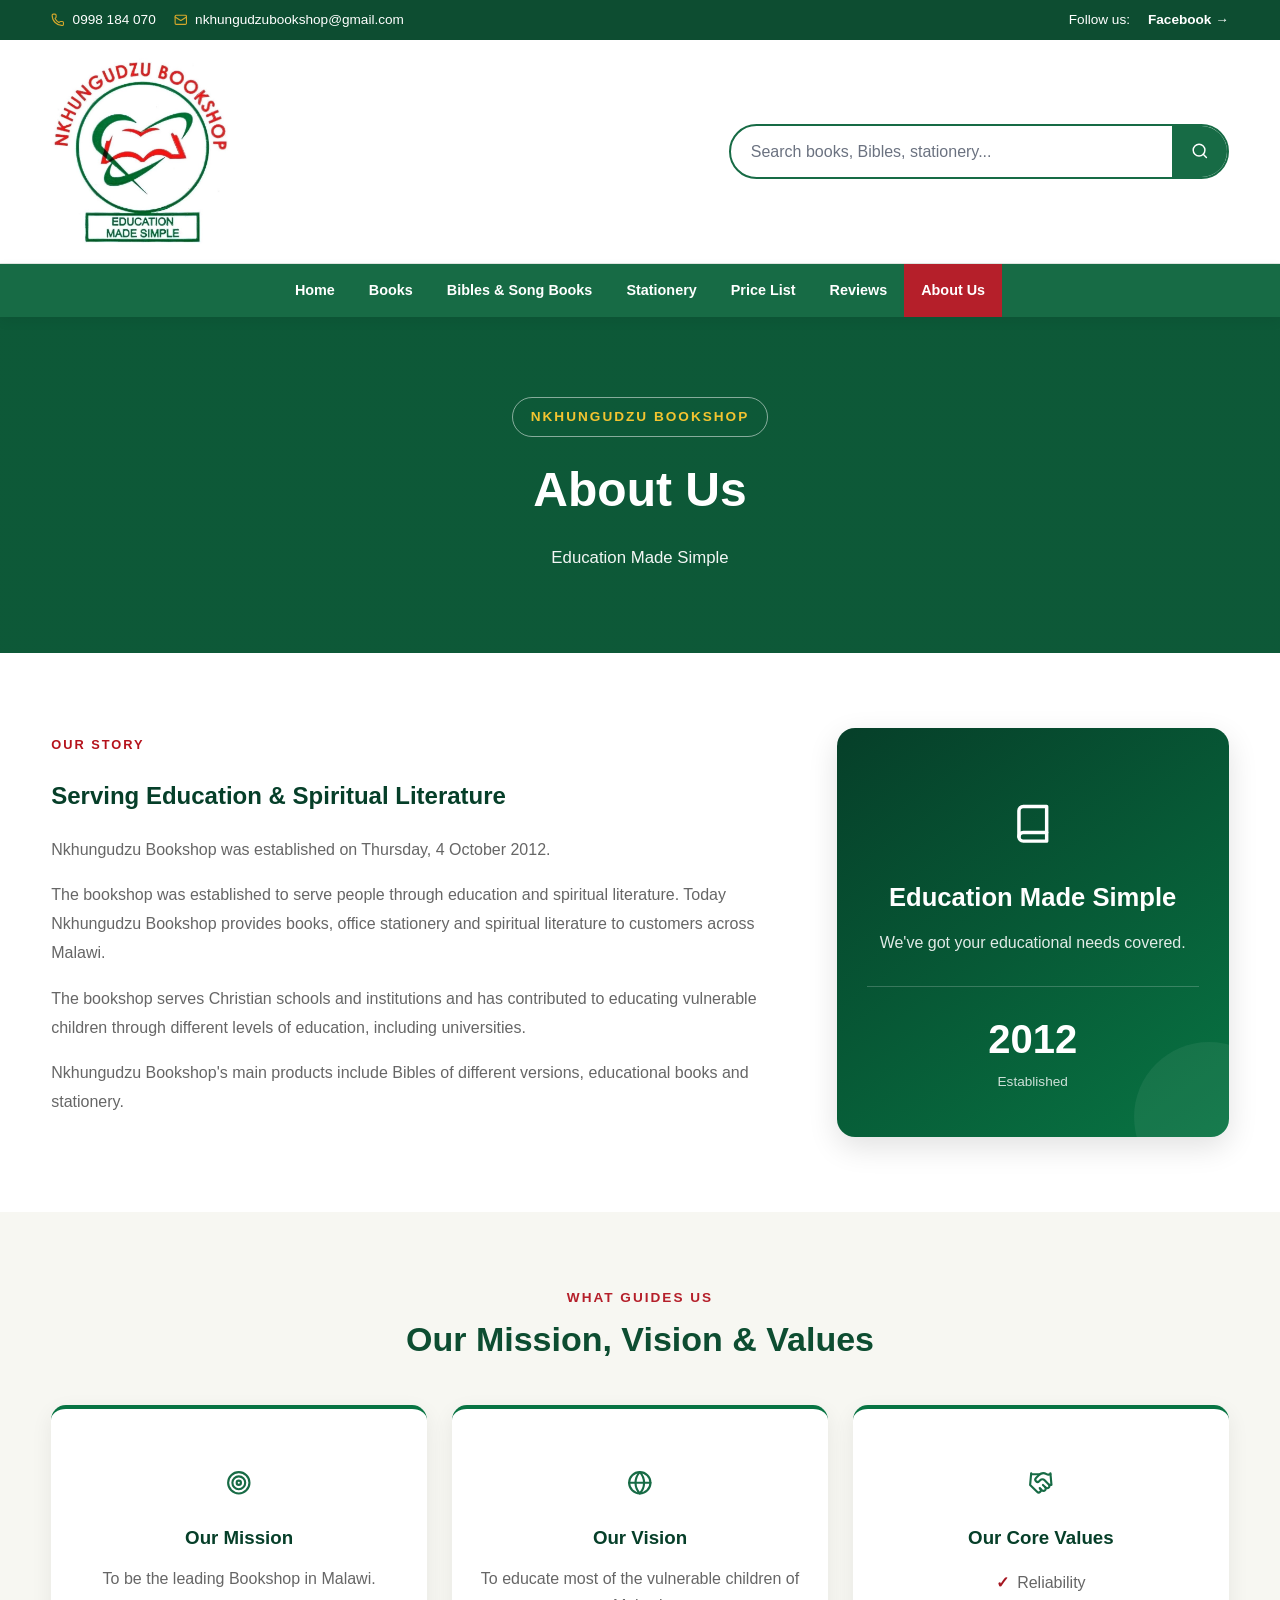
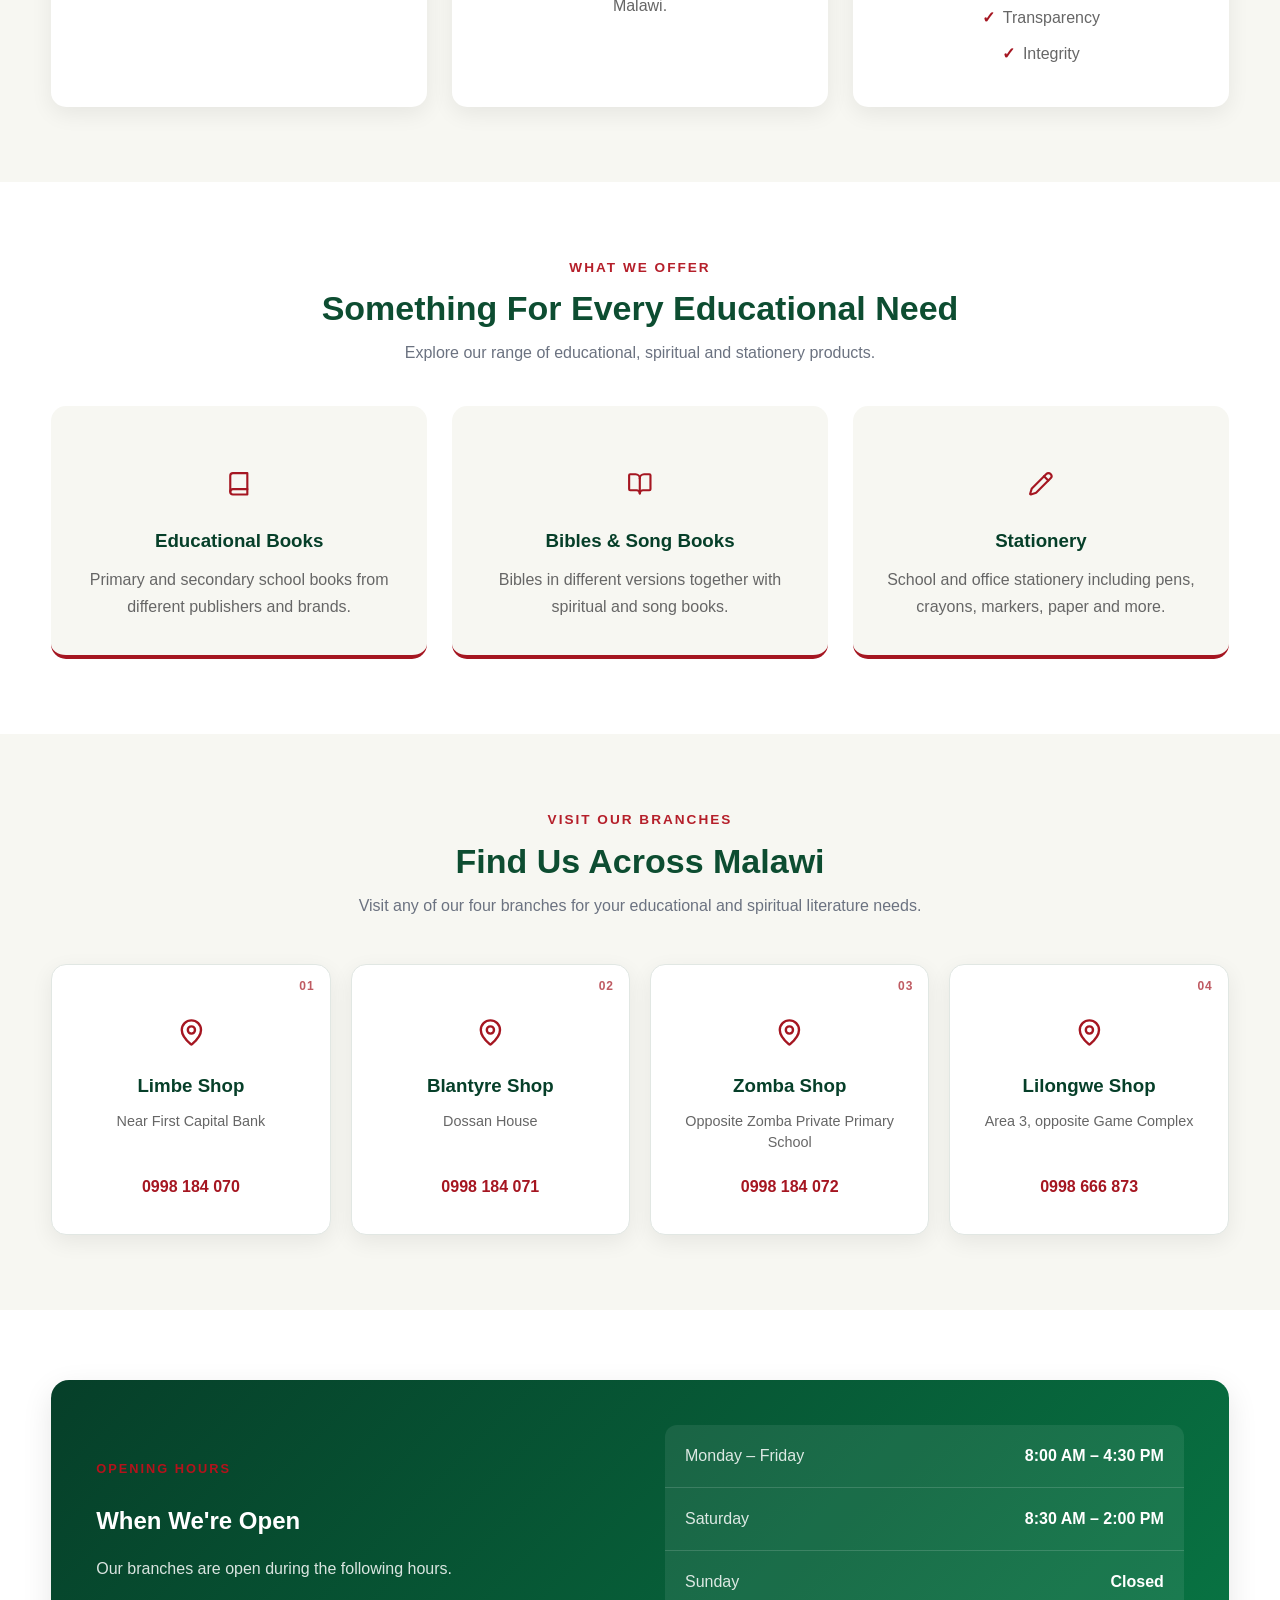
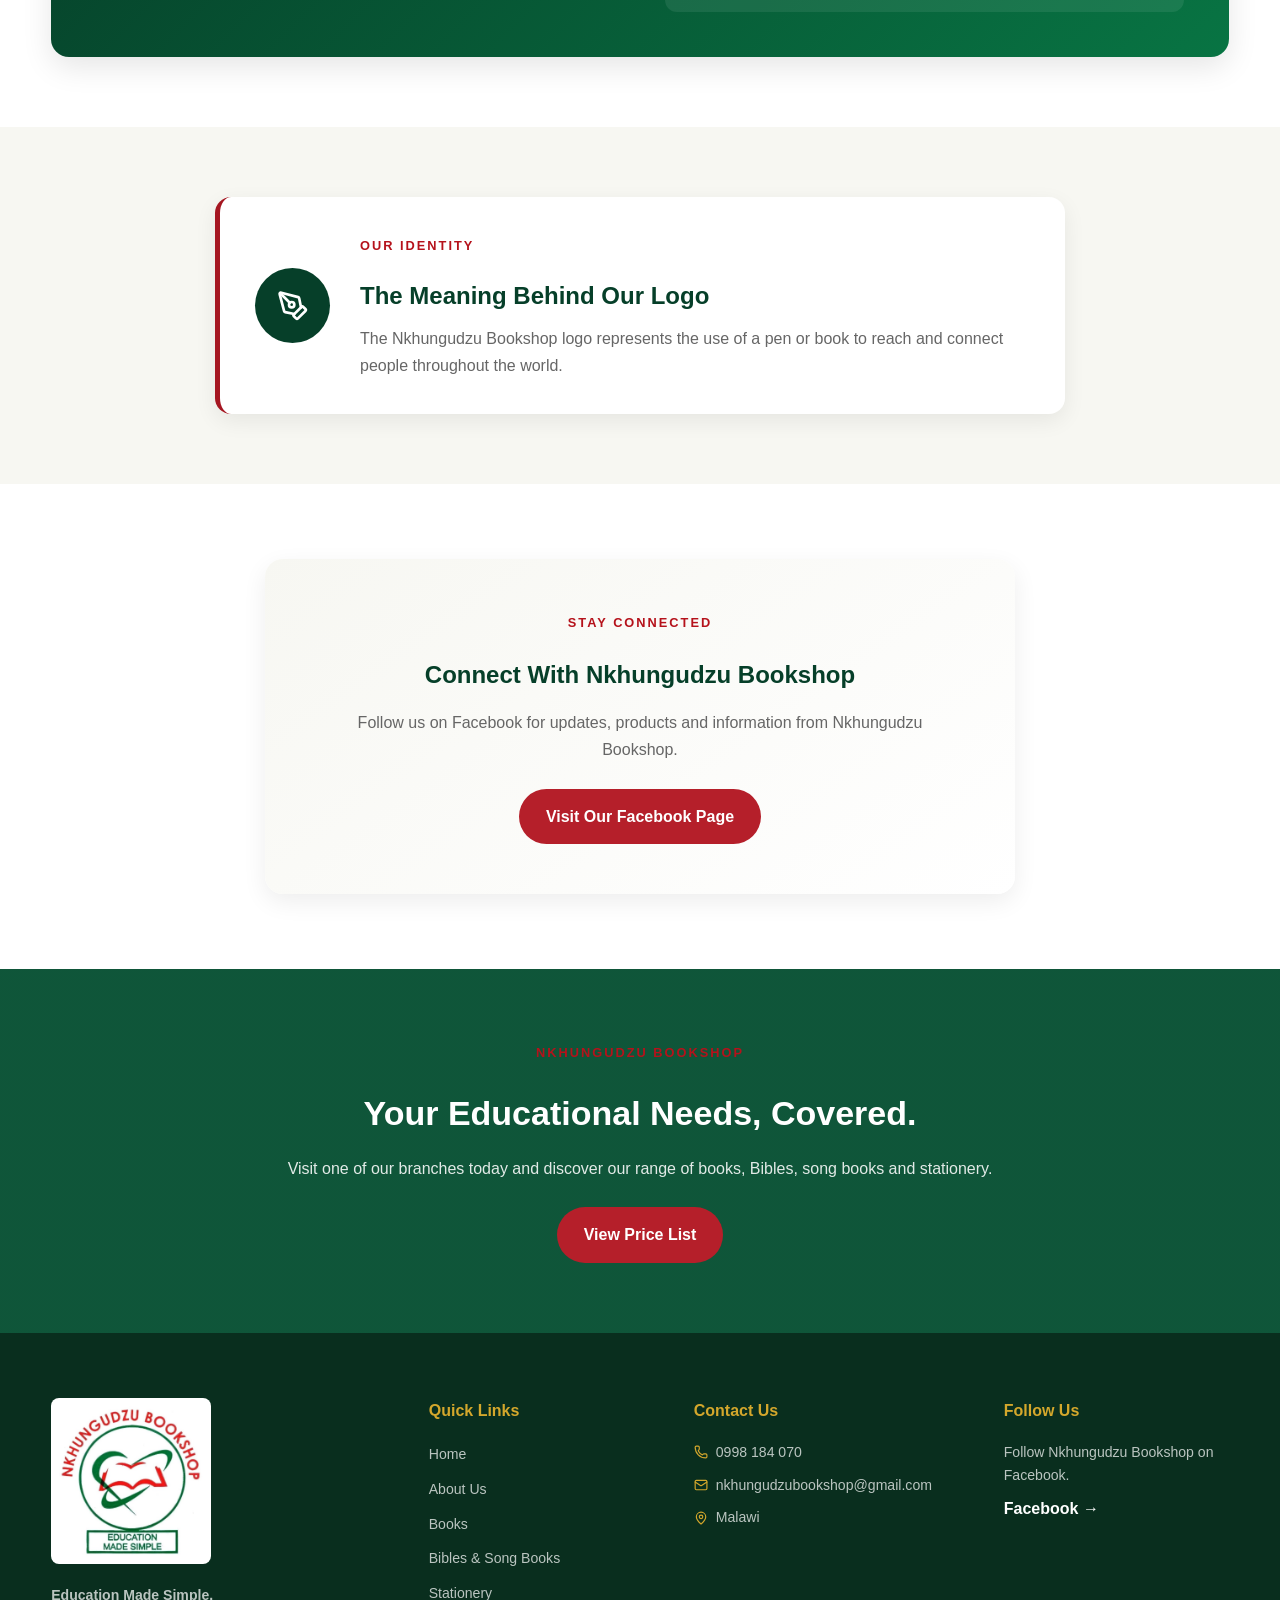
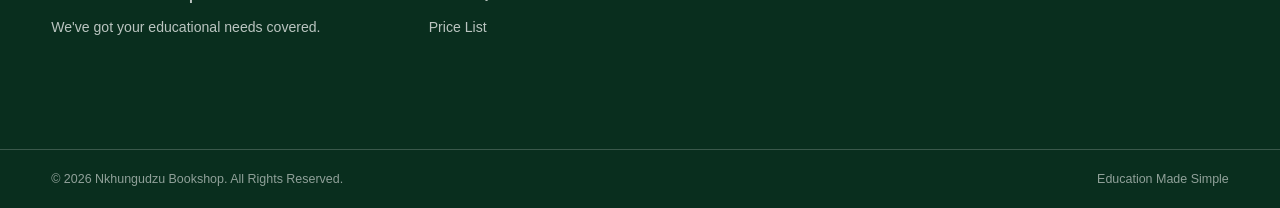
<file: pages/about.html>
<!doctype html>
<html lang="en">
<head>
    <meta charset="UTF-8"/>

    <meta name="viewport" content="width=device-width, initial-scale=1.0"/>
    <link
            rel="apple-touch-icon"
            sizes="180x180"
            href="../images/favicon/apple-touch-icon.png"
    />
    <link
            rel="icon"
            type="image/png"
            sizes="32x32"
            href="../images/favicon/favicon-32x32.png"
    />
    <link
            rel="icon"
            type="image/png"
            sizes="16x16"
            href="../images/favicon/favicon-16x16.png"
    />
    <link rel="manifest" href="../images/favicon/site.webmanifest"/>

    <title>About Us | Nkhungudzu Bookshop</title>

    <link rel="stylesheet" href="../css/style.css"/>
</head>

<body>
<!-- =====================================================
     TOP INFORMATION BAR
     ===================================================== -->
<div class="top-bar">
    <div class="container">
        <div class="top-contact">
            <span><svg class="icon" viewBox="0 0 24 24" width="1em" height="1em" fill="none" stroke="currentColor"
                       stroke-width="2" stroke-linecap="round" stroke-linejoin="round" aria-hidden="true"><path
                    d="M13.832 16.568a1 1 0 0 0 1.213-.303l.355-.465A2 2 0 0 1 17 15h3a2 2 0 0 1 2 2v3a2 2 0 0 1-2 2A18 18 0 0 1 2 4a2 2 0 0 1 2-2h3a2 2 0 0 1 2 2v3a2 2 0 0 1-.8 1.6l-.468.351a1 1 0 0 0-.292 1.233 14 14 0 0 0 6.392 6.384"/></svg> 0998 184 070</span>
            <span><svg class="icon" viewBox="0 0 24 24" width="1em" height="1em" fill="none" stroke="currentColor"
                       stroke-width="2" stroke-linecap="round" stroke-linejoin="round" aria-hidden="true"><rect
                    width="20" height="16" x="2" y="4" rx="2"/><path
                    d="m22 7-8.97 5.7a1.94 1.94 0 0 1-2.06 0L2 7"/></svg> nkhungudzubookshop@gmail.com</span>
        </div>

        <div class="top-social">
            <span>Follow us:</span>
            <a
                    href="https://web.facebook.com/profile.php?id=61586023103284"
                    target="_blank"
                    rel="noopener"
            >Facebook &rightarrow;</a
            >
        </div>
    </div>
</div>

<!-- =====================================================
     HEADER
     ===================================================== -->
<header class="main-header">
    <div class="container header-content">
        <!-- Logo -->
        <a href="../index.html" class="logo">
            <img src="../images/logo.jpg" alt="Nkhungudzu bookshop Logo"/>
        </a>

        <!-- Search -->
        <div class="header-search">
            <input
                    type="search"
                    placeholder="Search books, Bibles, stationery..."
                    aria-label="Search products"
            />

            <button type="button" aria-label="Search">
                <svg class="icon" viewBox="0 0 24 24" width="1em" height="1em" fill="none" stroke="currentColor"
                     stroke-width="2" stroke-linecap="round" stroke-linejoin="round" aria-hidden="true">
                    <circle cx="11" cy="11" r="8"/>
                    <path d="m21 21-4.3-4.3"/>
                </svg>
            </button>
        </div>
    </div>
</header>

<!-- =====================================================
     NAVIGATION
     ===================================================== -->
<nav class="main-navigation">
    <div class="container nav-container">
        <button class="mobile-menu-button" type="button">
            <svg class="icon" viewBox="0 0 24 24" width="1em" height="1em" fill="none" stroke="currentColor"
                 stroke-width="2" stroke-linecap="round" stroke-linejoin="round" aria-hidden="true">
                <path d="M4 12h16"/>
                <path d="M4 6h16"/>
                <path d="M4 18h16"/>
            </svg>
        </button>

        <ul class="nav-menu">
            <li>
                <a href="../index.html">Home</a>
            </li>

            <li>
                <a href="books.html">Books</a>
            </li>

            <li>
                <a href="bibles.html">Bibles & Song Books</a>
            </li>

            <li>
                <a href="stationery.html">Stationery</a>
            </li>

            <li>
                <a href="pricelist.html">Price List</a>
            </li>

            <li>
                <a href="reviews.html">Reviews</a>
            </li>

            <li>
                <a href="about.html" class="active">About Us</a>
            </li>
        </ul>
    </div>
</nav>

<main>
    <!-- =====================================================
       ABOUT PAGE HEADER
       ===================================================== -->
    <section class="page-hero">
        <div class="container">
            <span class="hero-label"> NKHUNGUDZU BOOKSHOP </span>

            <h1>About Us</h1>

            <p>Education Made Simple</p>
        </div>
    </section>

    <!-- =====================================================
       OUR STORY
       ===================================================== -->

    <section class="about-story-section">
        <div class="container">
            <div class="about-story-grid">
                <div class="about-story-content">
                    <span class="section-label"> OUR STORY </span>

                    <h2>Serving Education & Spiritual Literature</h2>

                    <p>
                        Nkhungudzu Bookshop was established on Thursday, 4 October 2012.
                    </p>

                    <p>
                        The bookshop was established to serve people through education
                        and spiritual literature. Today Nkhungudzu Bookshop provides
                        books, office stationery and spiritual literature to customers
                        across Malawi.
                    </p>

                    <p>
                        The bookshop serves Christian schools and institutions and has
                        contributed to educating vulnerable children through different
                        levels of education, including universities.
                    </p>

                    <p>
                        Nkhungudzu Bookshop's main products include Bibles of different
                        versions, educational books and stationery.
                    </p>
                </div>

                <div class="about-highlight-card">
                    <div class="about-highlight-icon">
                        <svg class="icon" viewBox="0 0 24 24" width="1em" height="1em" fill="none" stroke="currentColor"
                             stroke-width="2" stroke-linecap="round" stroke-linejoin="round" aria-hidden="true">
                            <path d="M4 19.5A2.5 2.5 0 0 1 6.5 17H20"/>
                            <path d="M6.5 2H20v20H6.5A2.5 2.5 0 0 1 4 19.5v-15A2.5 2.5 0 0 1 6.5 2z"/>
                        </svg>
                    </div>

                    <h3>Education Made Simple</h3>

                    <p>We've got your educational needs covered.</p>

                    <div class="about-year">
                        <strong> 2012 </strong>

                        <span> Established </span>
                    </div>
                </div>
            </div>
        </div>
    </section>

    <!-- =====================================================
       MISSION VISION VALUES
       ===================================================== -->

    <section class="mission-section">
        <div class="container">
            <div class="section-heading">
                <span class="section-label"> WHAT GUIDES US </span>

                <h2>Our Mission, Vision & Values</h2>
            </div>

            <div class="mission-grid">
                <!-- MISSION -->

                <article class="mission-card">
                    <div class="mission-icon">
                        <svg class="icon" viewBox="0 0 24 24" width="1em" height="1em" fill="none" stroke="currentColor"
                             stroke-width="2" stroke-linecap="round" stroke-linejoin="round" aria-hidden="true">
                            <circle cx="12" cy="12" r="10"/>
                            <circle cx="12" cy="12" r="6"/>
                            <circle cx="12" cy="12" r="2"/>
                        </svg>
                    </div>

                    <h3>Our Mission</h3>

                    <p>To be the leading Bookshop in Malawi.</p>
                </article>

                <!-- VISION -->

                <article class="mission-card">
                    <div class="mission-icon">
                        <svg class="icon" viewBox="0 0 24 24" width="1em" height="1em" fill="none" stroke="currentColor"
                             stroke-width="2" stroke-linecap="round" stroke-linejoin="round" aria-hidden="true">
                            <circle cx="12" cy="12" r="10"/>
                            <path d="M12 2a14.5 14.5 0 0 0 0 20 14.5 14.5 0 0 0 0-20"/>
                            <path d="M2 12h20"/>
                        </svg>
                    </div>

                    <h3>Our Vision</h3>

                    <p>To educate most of the vulnerable children of Malawi.</p>
                </article>

                <!-- VALUES -->

                <article class="mission-card">
                    <div class="mission-icon">
                        <svg class="icon" viewBox="0 0 24 24" width="1em" height="1em" fill="none" stroke="currentColor"
                             stroke-width="2" stroke-linecap="round" stroke-linejoin="round" aria-hidden="true">
                            <path d="m11 17 2 2a1 1 0 1 0 3-3"/>
                            <path d="m14 14 2.5 2.5a1 1 0 1 0 3-3l-3.88-3.88a3 3 0 0 0-4.24 0l-.88.88a1 1 0 1 1-3-3l2.81-2.81a5.79 5.79 0 0 1 7.06-.87l.47.28a2 2 0 0 0 1.42.25L21 4"/>
                            <path d="m21 3 1 11h-2"/>
                            <path d="M3 3 2 14l6.5 6.5a1 1 0 1 0 3-3"/>
                            <path d="M3 4h8"/>
                        </svg>
                    </div>

                    <h3>Our Core Values</h3>

                    <ul class="values-list">
                        <li>Reliability</li>

                        <li>Transparency</li>

                        <li>Integrity</li>
                    </ul>
                </article>
            </div>
        </div>
    </section>

    <!-- =====================================================
       WHAT WE OFFER
       ===================================================== -->

    <section class="what-we-offer-section">
        <div class="container">
            <div class="section-heading">
                <span class="section-label"> WHAT WE OFFER </span>

                <h2>Something For Every Educational Need</h2>

                <p>
                    Explore our range of educational, spiritual and stationery
                    products.
                </p>
            </div>

            <div class="offer-grid">
                <div class="offer-card">
                    <span class="offer-icon"> <svg class="icon" viewBox="0 0 24 24" width="1em" height="1em" fill="none"
                                                   stroke="currentColor" stroke-width="2" stroke-linecap="round"
                                                   stroke-linejoin="round" aria-hidden="true"><path
                            d="M4 19.5A2.5 2.5 0 0 1 6.5 17H20"/><path
                            d="M6.5 2H20v20H6.5A2.5 2.5 0 0 1 4 19.5v-15A2.5 2.5 0 0 1 6.5 2z"/></svg> </span>

                    <h3>Educational Books</h3>

                    <p>
                        Primary and secondary school books from different publishers and
                        brands.
                    </p>
                </div>

                <div class="offer-card">
                    <span class="offer-icon"> <svg class="icon" viewBox="0 0 24 24" width="1em" height="1em" fill="none"
                                                   stroke="currentColor" stroke-width="2" stroke-linecap="round"
                                                   stroke-linejoin="round" aria-hidden="true"><path d="M12 7v14"/><path
                            d="M3 18a1 1 0 0 1-1-1V4a1 1 0 0 1 1-1h5a4 4 0 0 1 4 4 4 4 0 0 1 4-4h5a1 1 0 0 1 1 1v13a1 1 0 0 1-1 1h-6a3 3 0 0 0-3 3 3 3 0 0 0-3-3z"/></svg> </span>

                    <h3>Bibles & Song Books</h3>

                    <p>
                        Bibles in different versions together with spiritual and song
                        books.
                    </p>
                </div>

                <div class="offer-card">
                    <span class="offer-icon"> <svg class="icon" viewBox="0 0 24 24" width="1em" height="1em" fill="none"
                                                   stroke="currentColor" stroke-width="2" stroke-linecap="round"
                                                   stroke-linejoin="round" aria-hidden="true"><path
                            d="M21.174 6.812a1 1 0 0 0-3.986-3.987L3.842 16.174a2 2 0 0 0-.5.83l-1.321 4.352a.5.5 0 0 0 .623.622l4.353-1.32a2 2 0 0 0 .83-.497z"/><path
                            d="m15 5 4 4"/></svg> </span>

                    <h3>Stationery</h3>

                    <p>
                        School and office stationery including pens, crayons, markers,
                        paper and more.
                    </p>
                </div>
            </div>
        </div>
    </section>

    <!-- =====================================================
       BRANCHES
       ===================================================== -->

    <section class="branches-section">
        <div class="container">
            <div class="section-heading">
                <span class="section-label"> VISIT OUR BRANCHES </span>

                <h2>Find Us Across Malawi</h2>

                <p>
                    Visit any of our four branches for your educational and spiritual
                    literature needs.
                </p>
            </div>

            <div class="branches-grid">
                <!-- LIMBE -->

                <article class="branch-card">
                    <div class="branch-number">01</div>

                    <div class="branch-icon">
                        <svg class="icon" viewBox="0 0 24 24" width="1em" height="1em" fill="none" stroke="currentColor"
                             stroke-width="2" stroke-linecap="round" stroke-linejoin="round" aria-hidden="true">
                            <path d="M20 10c0 4.993-5.539 10.193-7.399 11.799a1 1 0 0 1-1.202 0C9.539 20.193 4 14.993 4 10a8 8 0 0 1 16 0"/>
                            <circle cx="12" cy="10" r="3"/>
                        </svg>
                    </div>

                    <h3>Limbe Shop</h3>

                    <p>Near First Capital Bank</p>

                    <a href="tel:0998184070"> 0998 184 070 </a>
                </article>

                <!-- BLANTYRE -->

                <article class="branch-card">
                    <div class="branch-number">02</div>

                    <div class="branch-icon">
                        <svg class="icon" viewBox="0 0 24 24" width="1em" height="1em" fill="none" stroke="currentColor"
                             stroke-width="2" stroke-linecap="round" stroke-linejoin="round" aria-hidden="true">
                            <path d="M20 10c0 4.993-5.539 10.193-7.399 11.799a1 1 0 0 1-1.202 0C9.539 20.193 4 14.993 4 10a8 8 0 0 1 16 0"/>
                            <circle cx="12" cy="10" r="3"/>
                        </svg>
                    </div>

                    <h3>Blantyre Shop</h3>

                    <p>Dossan House</p>

                    <a href="tel:0998184071"> 0998 184 071 </a>
                </article>

                <!-- ZOMBA -->

                <article class="branch-card">
                    <div class="branch-number">03</div>

                    <div class="branch-icon">
                        <svg class="icon" viewBox="0 0 24 24" width="1em" height="1em" fill="none" stroke="currentColor"
                             stroke-width="2" stroke-linecap="round" stroke-linejoin="round" aria-hidden="true">
                            <path d="M20 10c0 4.993-5.539 10.193-7.399 11.799a1 1 0 0 1-1.202 0C9.539 20.193 4 14.993 4 10a8 8 0 0 1 16 0"/>
                            <circle cx="12" cy="10" r="3"/>
                        </svg>
                    </div>

                    <h3>Zomba Shop</h3>

                    <p>Opposite Zomba Private Primary School</p>

                    <a href="tel:0998184072"> 0998 184 072 </a>
                </article>

                <!-- LILONGWE -->

                <article class="branch-card">
                    <div class="branch-number">04</div>

                    <div class="branch-icon">
                        <svg class="icon" viewBox="0 0 24 24" width="1em" height="1em" fill="none" stroke="currentColor"
                             stroke-width="2" stroke-linecap="round" stroke-linejoin="round" aria-hidden="true">
                            <path d="M20 10c0 4.993-5.539 10.193-7.399 11.799a1 1 0 0 1-1.202 0C9.539 20.193 4 14.993 4 10a8 8 0 0 1 16 0"/>
                            <circle cx="12" cy="10" r="3"/>
                        </svg>
                    </div>

                    <h3>Lilongwe Shop</h3>

                    <p>Area 3, opposite Game Complex</p>

                    <a href="tel:0998666873"> 0998 666 873 </a>
                </article>
            </div>
        </div>
    </section>

    <!-- =====================================================
       OPENING HOURS
       ===================================================== -->

    <section class="opening-hours-section">
        <div class="container">
            <div class="opening-hours-card">
                <div class="hours-content">
                    <span class="section-label"> OPENING HOURS </span>

                    <h2>When We're Open</h2>

                    <p>Our branches are open during the following hours.</p>
                </div>

                <div class="hours-table">
                    <div class="hours-row">
                        <span> Monday – Friday </span>

                        <strong> 8:00 AM – 4:30 PM </strong>
                    </div>

                    <div class="hours-row">
                        <span> Saturday </span>

                        <strong> 8:30 AM – 2:00 PM </strong>
                    </div>

                    <div class="hours-row">
                        <span> Sunday </span>

                        <strong> Closed </strong>
                    </div>
                </div>
            </div>
        </div>
    </section>

    <!-- =====================================================
       LOGO MEANING
       ===================================================== -->

    <section class="logo-meaning-section">
        <div class="container">
            <div class="logo-meaning-content">
                <div class="logo-meaning-icon">
                    <svg class="icon" viewBox="0 0 24 24" width="1em" height="1em" fill="none" stroke="currentColor"
                         stroke-width="2" stroke-linecap="round" stroke-linejoin="round" aria-hidden="true">
                        <path d="M15.707 21.293a1 1 0 0 1-1.414 0l-1.586-1.586a1 1 0 0 1 0-1.414l5.586-5.586a1 1 0 0 1 1.414 0l1.586 1.586a1 1 0 0 1 0 1.414z"/>
                        <path d="m18 13-1.375-6.874a1 1 0 0 0-.746-.776L3.235 2.028a1 1 0 0 0-1.207 1.207L5.35 15.879a1 1 0 0 0 .776.746L13 18"/>
                        <path d="m2.3 2.3 7.286 7.286"/>
                        <circle cx="11" cy="11" r="2"/>
                    </svg>
                </div>

                <div>
                    <span class="section-label"> OUR IDENTITY </span>

                    <h2>The Meaning Behind Our Logo</h2>

                    <p>
                        The Nkhungudzu Bookshop logo represents the use of a pen or book
                        to reach and connect people throughout the world.
                    </p>
                </div>
            </div>
        </div>
    </section>

    <!-- =====================================================
       FACEBOOK / CONTACT CTA
       ===================================================== -->

    <section class="about-contact-section">
        <div class="container">
            <div class="about-contact-card">
                <span class="section-label"> STAY CONNECTED </span>

                <h2>Connect With Nkhungudzu Bookshop</h2>

                <p>
                    Follow us on Facebook for updates, products and information from
                    Nkhungudzu Bookshop.
                </p>
                <a
                        href="https://web.facebook.com/profile.php?id=61586023103284"
                        class="btn btn-primary"
                        target="_blank"
                        rel="noopener"
                >
                    Visit Our Facebook Page
                </a>
            </div>
        </div>
    </section>

    <!-- =====================================================
       FINAL CTA
       ===================================================== -->

    <section class="about-final-cta">
        <div class="container">
            <div class="cta-content">
                <span class="section-label"> NKHUNGUDZU BOOKSHOP </span>

                <h2>Your Educational Needs, Covered.</h2>

                <p>
                    Visit one of our branches today and discover our range of books,
                    Bibles, song books and stationery.
                </p>

                <a href="pricelist.html" class="btn btn-primary">
                    View Price List
                </a>
            </div>
        </div>
    </section>
</main>

<!-- =====================================================
     FOOTER
     ===================================================== -->

<footer class="main-footer">
    <div class="container footer-grid">
        <!-- Company -->
        <div class="footer-column">
            <img
                    src="../images/logo.jpg"
                    alt="Nkhungudzu bookshop logo"
                    class="footer-logo"
            />

            <p>
                <strong>Education Made Simple.</strong>
            </p>

            <p>We've got your educational needs covered.</p>
        </div>

        <!-- Quick Links -->
        <div class="footer-column">
            <h3>Quick Links</h3>

            <ul>
                <li>
                    <a href="../index.html">Home</a>
                </li>

                <li>
                    <a href="about.html">About Us</a>
                </li>

                <li>
                    <a href="books.html">Books</a>
                </li>

                <li>
                    <a href="bibles.html"> Bibles & Song Books </a>
                </li>

                <li>
                    <a href="stationery.html"> Stationery </a>
                </li>

                <li>
                    <a href="pricelist.html"> Price List </a>
                </li>
            </ul>
        </div>

        <!-- Contact -->
        <div class="footer-column">
            <h3>Contact Us</h3>

            <p>
                <svg class="icon" viewBox="0 0 24 24" width="1em" height="1em" fill="none" stroke="currentColor"
                     stroke-width="2" stroke-linecap="round" stroke-linejoin="round" aria-hidden="true">
                    <path d="M13.832 16.568a1 1 0 0 0 1.213-.303l.355-.465A2 2 0 0 1 17 15h3a2 2 0 0 1 2 2v3a2 2 0 0 1-2 2A18 18 0 0 1 2 4a2 2 0 0 1 2-2h3a2 2 0 0 1 2 2v3a2 2 0 0 1-.8 1.6l-.468.351a1 1 0 0 0-.292 1.233 14 14 0 0 0 6.392 6.384"/>
                </svg>
                0998 184 070
            </p>

            <p>
                <svg class="icon" viewBox="0 0 24 24" width="1em" height="1em" fill="none" stroke="currentColor"
                     stroke-width="2" stroke-linecap="round" stroke-linejoin="round" aria-hidden="true">
                    <rect width="20" height="16" x="2" y="4" rx="2"/>
                    <path d="m22 7-8.97 5.7a1.94 1.94 0 0 1-2.06 0L2 7"/>
                </svg>
                nkhungudzubookshop@gmail.com
            </p>

            <p>
                <svg class="icon" viewBox="0 0 24 24" width="1em" height="1em" fill="none" stroke="currentColor"
                     stroke-width="2" stroke-linecap="round" stroke-linejoin="round" aria-hidden="true">
                    <path d="M20 10c0 4.993-5.539 10.193-7.399 11.799a1 1 0 0 1-1.202 0C9.539 20.193 4 14.993 4 10a8 8 0 0 1 16 0"/>
                    <circle cx="12" cy="10" r="3"/>
                </svg>
                Malawi
            </p>
        </div>

        <!-- Social -->
        <div class="footer-column">
            <h3>Follow Us</h3>

            <p>Follow Nkhungudzu Bookshop on Facebook.</p>

            <a
                    href="https://web.facebook.com/profile.php?id=61586023103284"
                    target="_blank"
                    rel="noopener"
            >Facebook &rightarrow;</a
            >
        </div>
    </div>

    <div class="footer-bottom">
        <div class="container">
            <p>&copy; 2026 Nkhungudzu Bookshop. All Rights Reserved.</p>

            <p>Education Made Simple</p>
        </div>
    </div>
</footer>

<!-- =====================================================
     JAVASCRIPT
     ===================================================== -->

<script src="../js/reviews.js"></script>
<script src="../js/script.js"></script>
</body>
</html>
</file>
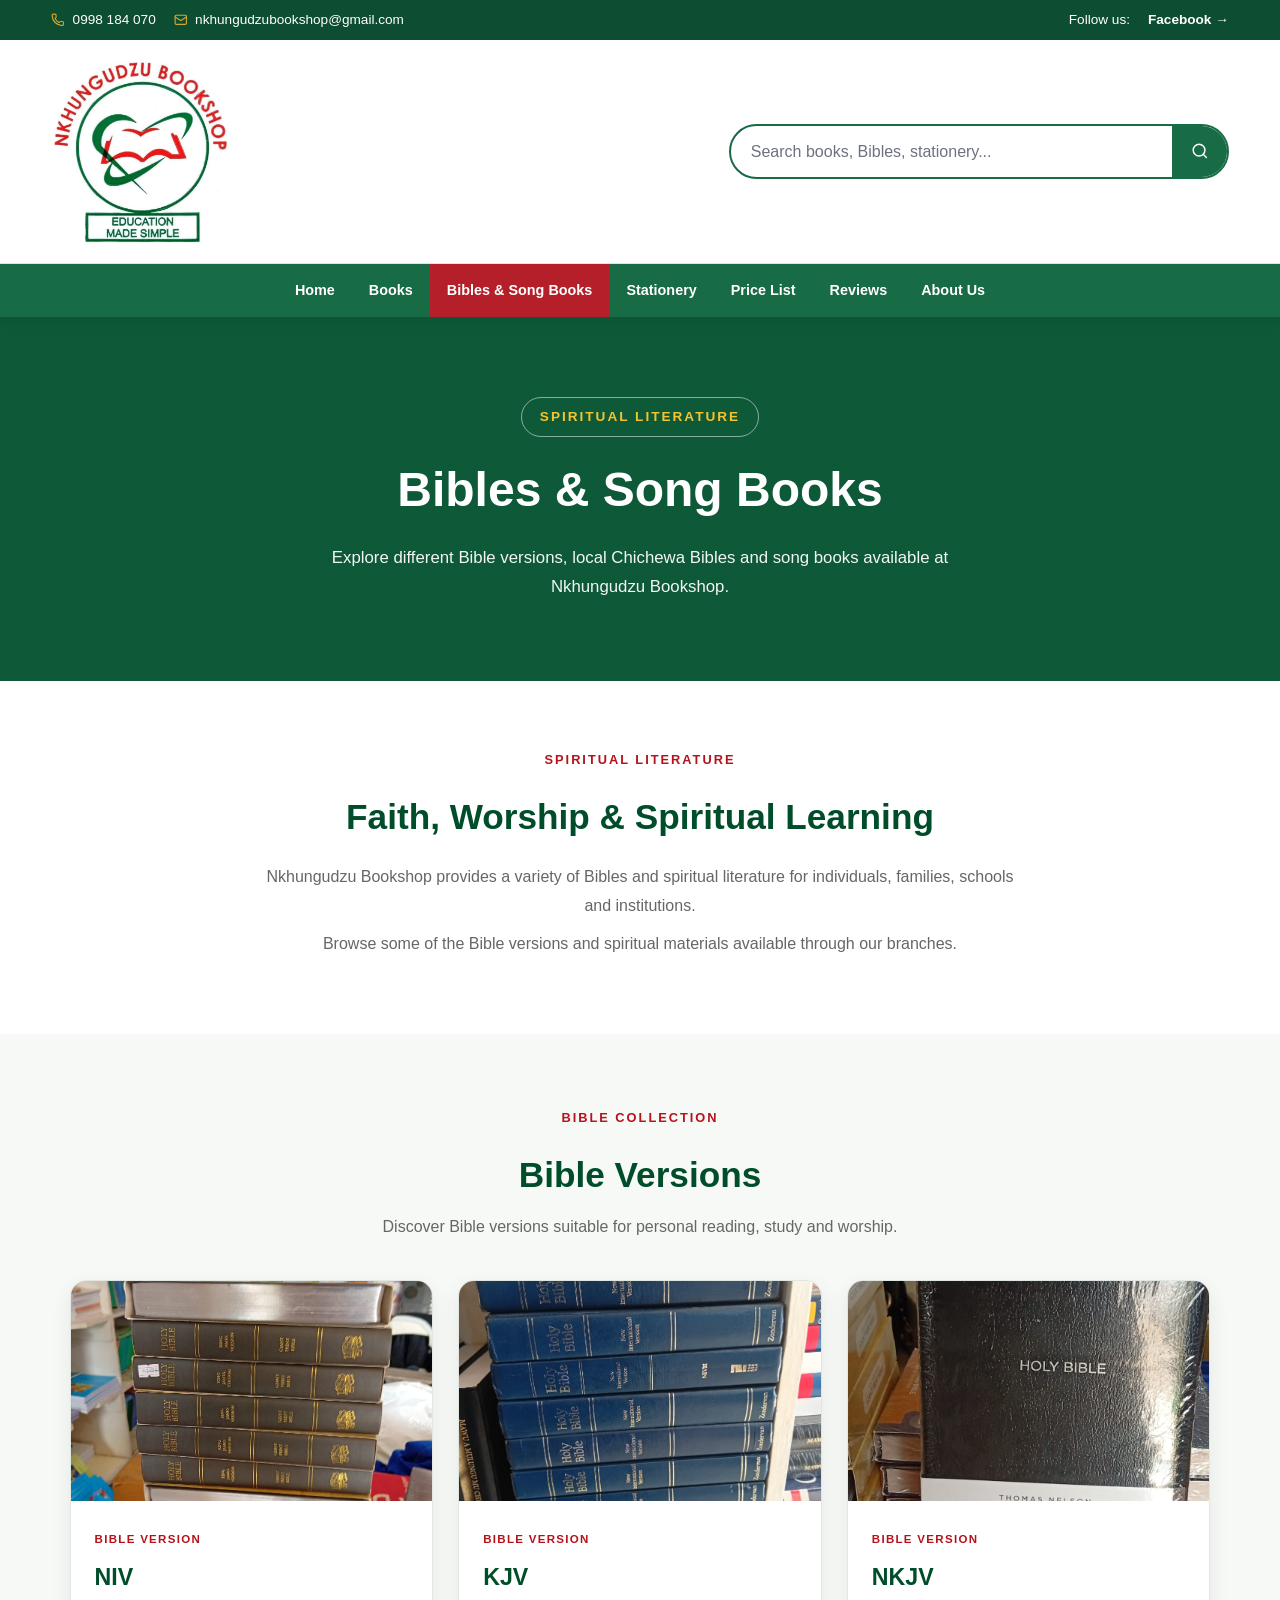
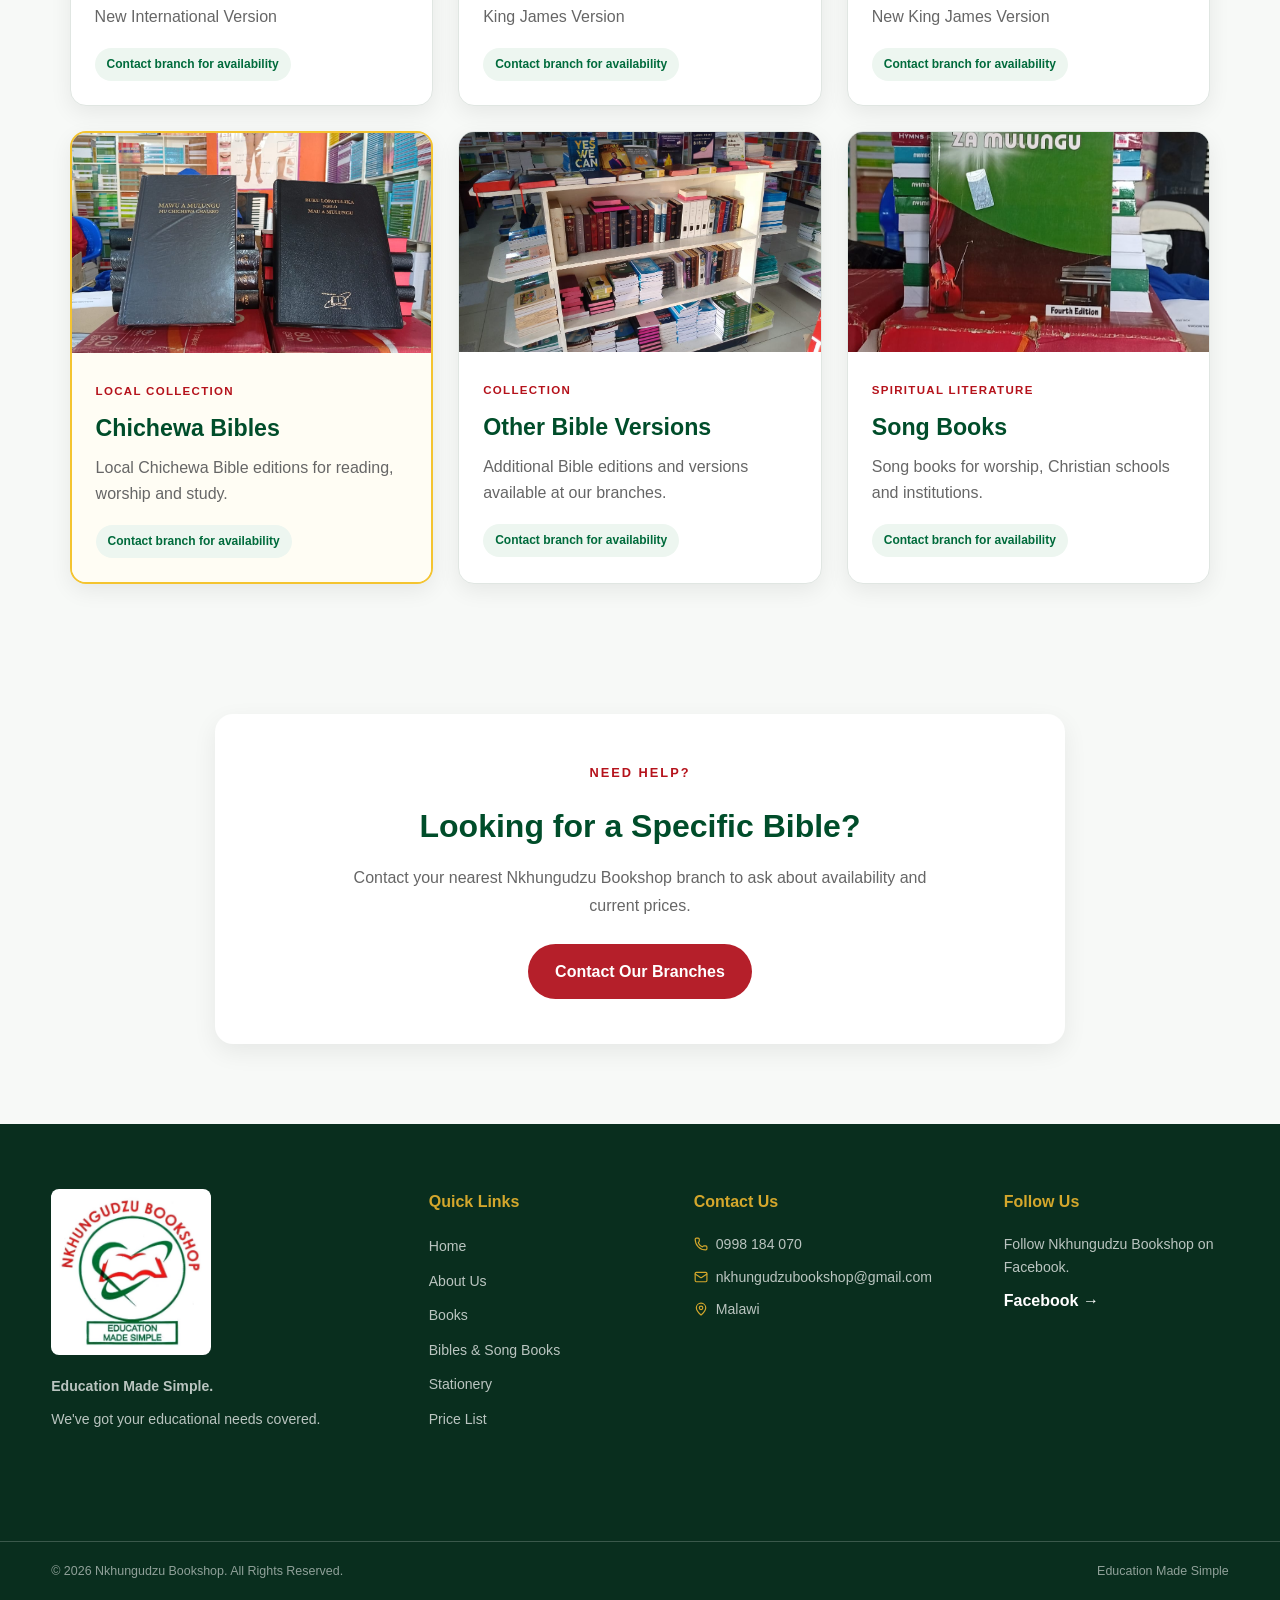
<file: pages/bibles.html>
<!doctype html>
<html lang="en">
<head>
    <meta charset="UTF-8"/>

    <meta name="viewport" content="width=device-width, initial-scale=1.0"/>
    <link
            rel="apple-touch-icon"
            sizes="180x180"
            href="../images/favicon/apple-touch-icon.png"
    />
    <link
            rel="icon"
            type="image/png"
            sizes="32x32"
            href="../images/favicon/favicon-32x32.png"
    />
    <link
            rel="icon"
            type="image/png"
            sizes="16x16"
            href="../images/favicon/favicon-16x16.png"
    />
    <link rel="manifest" href="../images/favicon/site.webmanifest"/>

    <title>Bibles & Song Books | Nkhungudzu Bookshop</title>

    <link rel="stylesheet" href="../css/style.css"/>
</head>

<body>
<!-- =====================================================
     TOP INFORMATION BAR
     ===================================================== -->
<div class="top-bar">
    <div class="container">
        <div class="top-contact">
            <span><svg class="icon" viewBox="0 0 24 24" width="1em" height="1em" fill="none" stroke="currentColor"
                       stroke-width="2" stroke-linecap="round" stroke-linejoin="round" aria-hidden="true"><path
                    d="M13.832 16.568a1 1 0 0 0 1.213-.303l.355-.465A2 2 0 0 1 17 15h3a2 2 0 0 1 2 2v3a2 2 0 0 1-2 2A18 18 0 0 1 2 4a2 2 0 0 1 2-2h3a2 2 0 0 1 2 2v3a2 2 0 0 1-.8 1.6l-.468.351a1 1 0 0 0-.292 1.233 14 14 0 0 0 6.392 6.384"/></svg> 0998 184 070</span>
            <span><svg class="icon" viewBox="0 0 24 24" width="1em" height="1em" fill="none" stroke="currentColor"
                       stroke-width="2" stroke-linecap="round" stroke-linejoin="round" aria-hidden="true"><rect
                    width="20" height="16" x="2" y="4" rx="2"/><path
                    d="m22 7-8.97 5.7a1.94 1.94 0 0 1-2.06 0L2 7"/></svg> nkhungudzubookshop@gmail.com</span>
        </div>

        <div class="top-social">
            <span>Follow us:</span>
            <a
                    href="https://web.facebook.com/profile.php?id=61586023103284"
                    target="_blank"
                    rel="noopener"
            >Facebook &rightarrow;</a
            >
        </div>
    </div>
</div>

<!-- =====================================================
     HEADER
     ===================================================== -->
<header class="main-header">
    <div class="container header-content">
        <!-- Logo -->
        <a href="../index.html" class="logo">
            <img src="../images/logo.jpg" alt="Nkhungudzu bookshop Logo"/>
        </a>

        <!-- Search -->
        <div class="header-search">
            <input
                    type="search"
                    placeholder="Search books, Bibles, stationery..."
                    aria-label="Search products"
            />

            <button type="button" aria-label="Search">
                <svg class="icon" viewBox="0 0 24 24" width="1em" height="1em" fill="none" stroke="currentColor"
                     stroke-width="2" stroke-linecap="round" stroke-linejoin="round" aria-hidden="true">
                    <circle cx="11" cy="11" r="8"/>
                    <path d="m21 21-4.3-4.3"/>
                </svg>
            </button>
        </div>
    </div>
</header>

<!-- =====================================================
     NAVIGATION
     ===================================================== -->
<nav class="main-navigation">
    <div class="container nav-container">
        <button class="mobile-menu-button" type="button">
            <svg class="icon" viewBox="0 0 24 24" width="1em" height="1em" fill="none" stroke="currentColor"
                 stroke-width="2" stroke-linecap="round" stroke-linejoin="round" aria-hidden="true">
                <path d="M4 12h16"/>
                <path d="M4 6h16"/>
                <path d="M4 18h16"/>
            </svg>
        </button>

        <ul class="nav-menu">
            <li>
                <a href="../index.html">Home</a>
            </li>

            <li>
                <a href="books.html">Books</a>
            </li>

            <li>
                <a href="bibles.html" class="active">Bibles & Song Books</a>
            </li>

            <li>
                <a href="stationery.html">Stationery</a>
            </li>

            <li>
                <a href="pricelist.html">Price List</a>
            </li>

            <li>
                <a href="reviews.html">Reviews</a>
            </li>

            <li>
                <a href="about.html">About Us</a>
            </li>
        </ul>
    </div>
</nav>

<!-- =====================================================
 MAIN CONTENT
 ===================================================== -->

<main>
    <!-- =================================================
       PAGE HERO
       ================================================= -->

    <section class="page-hero">
        <div class="container">
            <span class="hero-label"> SPIRITUAL LITERATURE </span>

            <h1>Bibles & Song Books</h1>

            <p>
                Explore different Bible versions, local Chichewa Bibles and song
                books available at Nkhungudzu Bookshop.
            </p>
        </div>
    </section>

    <!-- =================================================
       INTRODUCTION
       ================================================= -->

    <section class="category-introduction">
        <div class="container">
            <div class="category-introduction-content">
                <span class="section-label"> SPIRITUAL LITERATURE </span>

                <h2>Faith, Worship & Spiritual Learning</h2>

                <p>
                    Nkhungudzu Bookshop provides a variety of Bibles and spiritual
                    literature for individuals, families, schools and institutions.
                </p>

                <p>
                    Browse some of the Bible versions and spiritual materials
                    available through our branches.
                </p>
            </div>
        </div>
    </section>

    <!-- =================================================
       BIBLE VERSIONS
       ================================================= -->

    <section class="bible-products">
        <div class="container">
            <div class="category-heading">
                <span class="section-label"> BIBLE COLLECTION </span>

                <h2>Bible Versions</h2>

                <p>
                    Discover Bible versions suitable for personal reading, study and
                    worship.
                </p>
            </div>

            <div class="bible-grid">
                <!-- NIV -->

                <article class="bible-card">
                    <div class="bible-card-image">
                        <img src="../images/NIV.jpeg" alt="NIV Bible"/>
                    </div>

                    <div class="bible-card-content">
                        <span class="bible-version"> BIBLE VERSION </span>

                        <h3>NIV</h3>

                        <p>New International Version</p>

                        <span class="availability">
                  Contact branch for availability
                </span>
                    </div>
                </article>

                <!-- KJV -->

                <article class="bible-card">
                    <div class="bible-card-image">
                        <img src="../images/KJV.jpeg" alt="KJV Bible"/>
                    </div>

                    <div class="bible-card-content">
                        <span class="bible-version"> BIBLE VERSION </span>

                        <h3>KJV</h3>

                        <p>King James Version</p>

                        <span class="availability">
                  Contact branch for availability
                </span>
                    </div>
                </article>

                <!-- NKJV -->

                <article class="bible-card">
                    <div class="bible-card-image">
                        <img src="../images/NKJV.jpeg" alt="NKJV Bible"/>
                    </div>

                    <div class="bible-card-content">
                        <span class="bible-version"> BIBLE VERSION </span>

                        <h3>NKJV</h3>

                        <p>New King James Version</p>

                        <span class="availability">
                  Contact branch for availability
                </span>
                    </div>
                </article>

                <!-- CHICHEWA -->

                <article class="bible-card featured-bible">
                    <div class="bible-card-image">
                        <img src="../images/chichewa.jpeg" alt="Chichewa Bible"/>
                    </div>

                    <div class="bible-card-content">
                        <span class="bible-version"> LOCAL COLLECTION </span>

                        <h3>Chichewa Bibles</h3>

                        <p>
                            Local Chichewa Bible editions for reading, worship and study.
                        </p>

                        <span class="availability">
                  Contact branch for availability
                </span>
                    </div>
                </article>

                <!-- OTHER VERSIONS -->

                <article class="bible-card">
                    <div class="bible-card-image">
                        <img src="../images/bibles.jpeg" alt="Other Bible versions"/>
                    </div>

                    <div class="bible-card-content">
                        <span class="bible-version"> COLLECTION </span>

                        <h3>Other Bible Versions</h3>

                        <p>
                            Additional Bible editions and versions available at our
                            branches.
                        </p>

                        <span class="availability">
                  Contact branch for availability
                </span>
                    </div>
                </article>

                <!-- SONG BOOKS -->

                <article class="bible-card">
                    <div class="bible-card-image">
                        <img src="../images/song_books.jpeg" alt="Christian song books"/>
                    </div>

                    <div class="bible-card-content">
                        <span class="bible-version"> SPIRITUAL LITERATURE </span>

                        <h3>Song Books</h3>

                        <p>
                            Song books for worship, Christian schools and institutions.
                        </p>

                        <span class="availability">
                  Contact branch for availability
                </span>
                    </div>
                </article>
            </div>
        </div>
    </section>

    <!-- =================================================
       BRANCH CONTACT
       ================================================= -->

    <section class="bible-contact">
        <div class="container">
            <div class="bible-contact-box">
                <span class="section-label"> NEED HELP? </span>

                <h2>Looking for a Specific Bible?</h2>

                <p>
                    Contact your nearest Nkhungudzu Bookshop branch to ask about
                    availability and current prices.
                </p>

                <a href="about.html" class="btn btn-primary">
                    Contact Our Branches
                </a>
            </div>
        </div>
    </section>
</main>

<!-- =====================================================
 FOOTER
 ===================================================== -->
<footer class="main-footer">
    <div class="container footer-grid">
        <!-- Company -->
        <div class="footer-column">
            <img
                    src="../images/logo.jpg"
                    alt="Nkhungudzu bookshop logo"
                    class="footer-logo"
            />

            <p>
                <strong>Education Made Simple.</strong>
            </p>

            <p>We've got your educational needs covered.</p>
        </div>

        <!-- Quick Links -->
        <div class="footer-column">
            <h3>Quick Links</h3>

            <ul>
                <li>
                    <a href="../index.html">Home</a>
                </li>

                <li>
                    <a href="about.html">About Us</a>
                </li>

                <li>
                    <a href="books.html">Books</a>
                </li>

                <li>
                    <a href="bibles.html"> Bibles & Song Books </a>
                </li>

                <li>
                    <a href="stationery.html"> Stationery </a>
                </li>

                <li>
                    <a href="pricelist.html"> Price List </a>
                </li>
            </ul>
        </div>

        <!-- Contact -->
        <div class="footer-column">
            <h3>Contact Us</h3>

            <p>
                <svg class="icon" viewBox="0 0 24 24" width="1em" height="1em" fill="none" stroke="currentColor"
                     stroke-width="2" stroke-linecap="round" stroke-linejoin="round" aria-hidden="true">
                    <path d="M13.832 16.568a1 1 0 0 0 1.213-.303l.355-.465A2 2 0 0 1 17 15h3a2 2 0 0 1 2 2v3a2 2 0 0 1-2 2A18 18 0 0 1 2 4a2 2 0 0 1 2-2h3a2 2 0 0 1 2 2v3a2 2 0 0 1-.8 1.6l-.468.351a1 1 0 0 0-.292 1.233 14 14 0 0 0 6.392 6.384"/>
                </svg>
                0998 184 070
            </p>

            <p>
                <svg class="icon" viewBox="0 0 24 24" width="1em" height="1em" fill="none" stroke="currentColor"
                     stroke-width="2" stroke-linecap="round" stroke-linejoin="round" aria-hidden="true">
                    <rect width="20" height="16" x="2" y="4" rx="2"/>
                    <path d="m22 7-8.97 5.7a1.94 1.94 0 0 1-2.06 0L2 7"/>
                </svg>
                nkhungudzubookshop@gmail.com
            </p>

            <p>
                <svg class="icon" viewBox="0 0 24 24" width="1em" height="1em" fill="none" stroke="currentColor"
                     stroke-width="2" stroke-linecap="round" stroke-linejoin="round" aria-hidden="true">
                    <path d="M20 10c0 4.993-5.539 10.193-7.399 11.799a1 1 0 0 1-1.202 0C9.539 20.193 4 14.993 4 10a8 8 0 0 1 16 0"/>
                    <circle cx="12" cy="10" r="3"/>
                </svg>
                Malawi
            </p>
        </div>

        <!-- Social -->
        <div class="footer-column">
            <h3>Follow Us</h3>

            <p>Follow Nkhungudzu Bookshop on Facebook.</p>

            <a
                    href="https://web.facebook.com/profile.php?id=61586023103284"
                    target="_blank"
                    rel="noopener"
            >Facebook &rightarrow;</a
            >
        </div>
    </div>

    <div class="footer-bottom">
        <div class="container">
            <p>&copy; 2026 Nkhungudzu Bookshop. All Rights Reserved.</p>

            <p>Education Made Simple</p>
        </div>
    </div>
</footer>

<!-- =====================================================
 JAVASCRIPT
 ===================================================== -->

<script src="../js/script.js"></script>
</body>
</html>
</file>
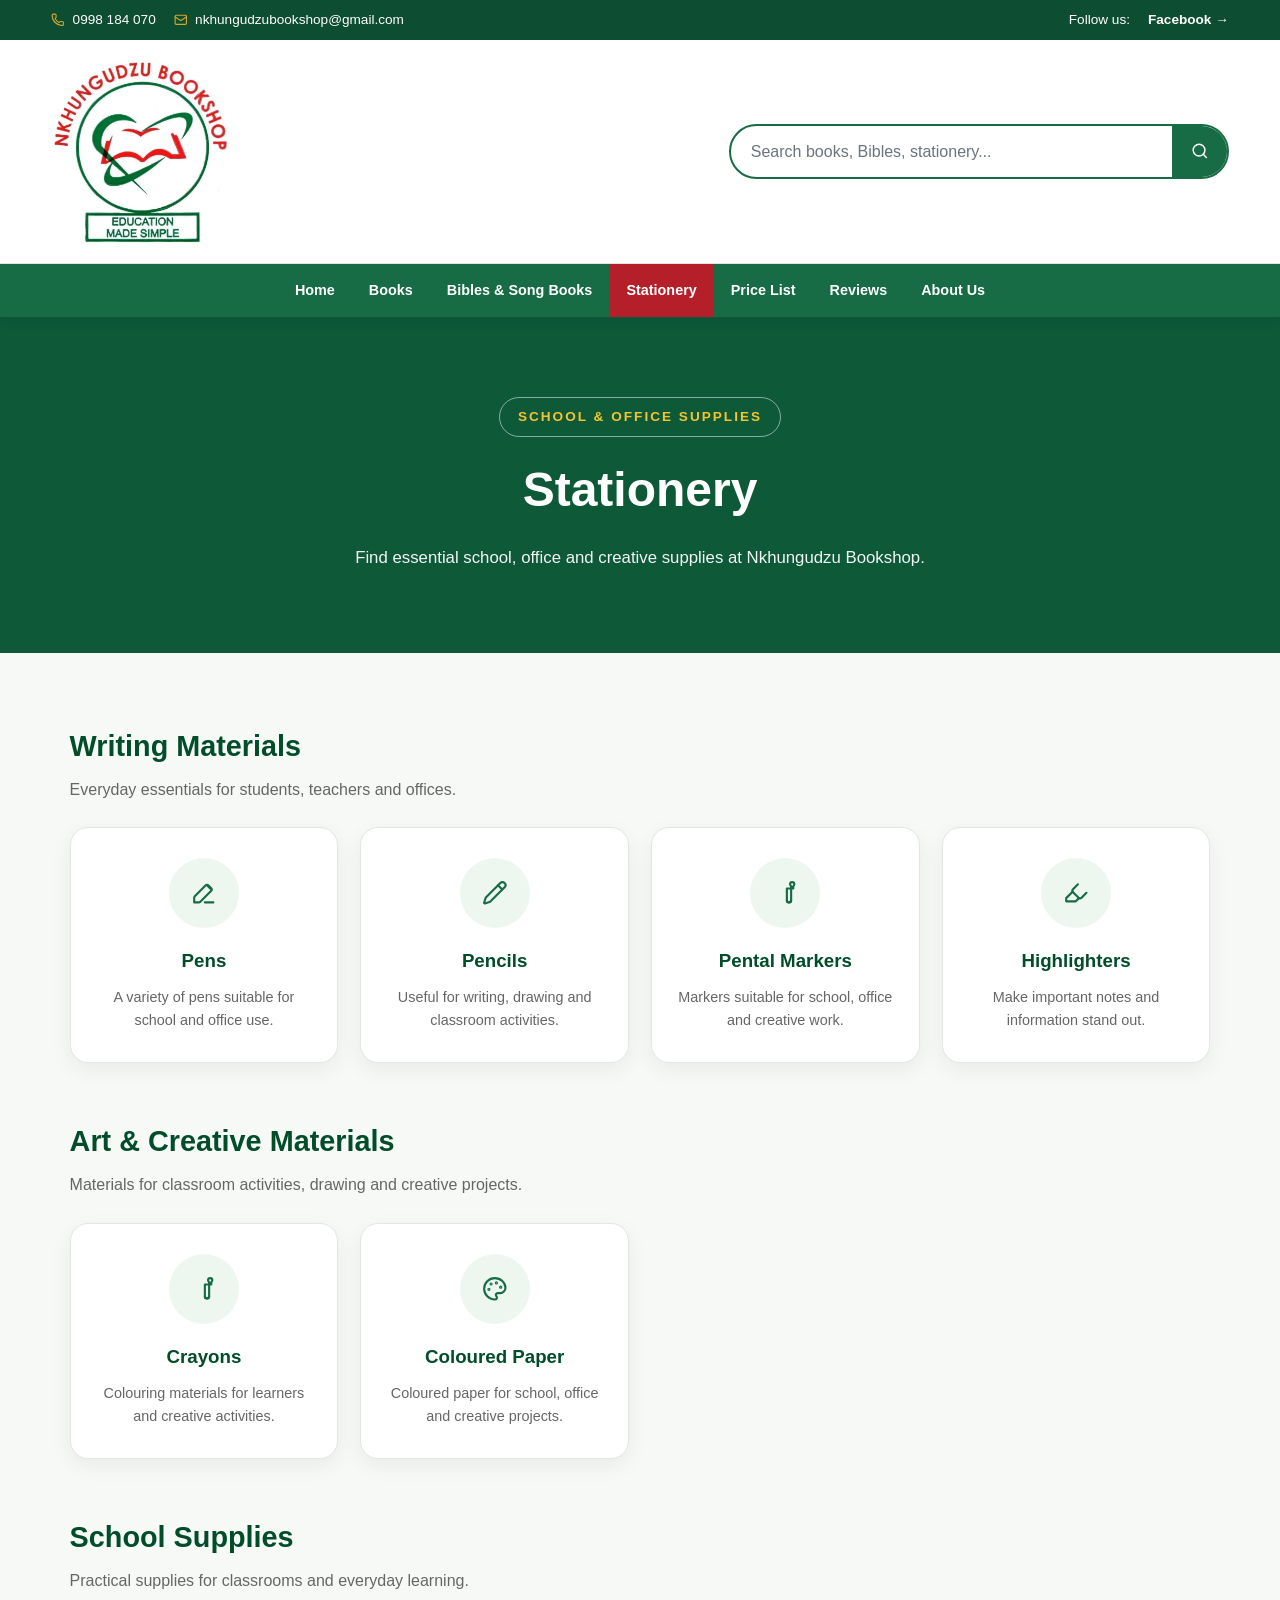
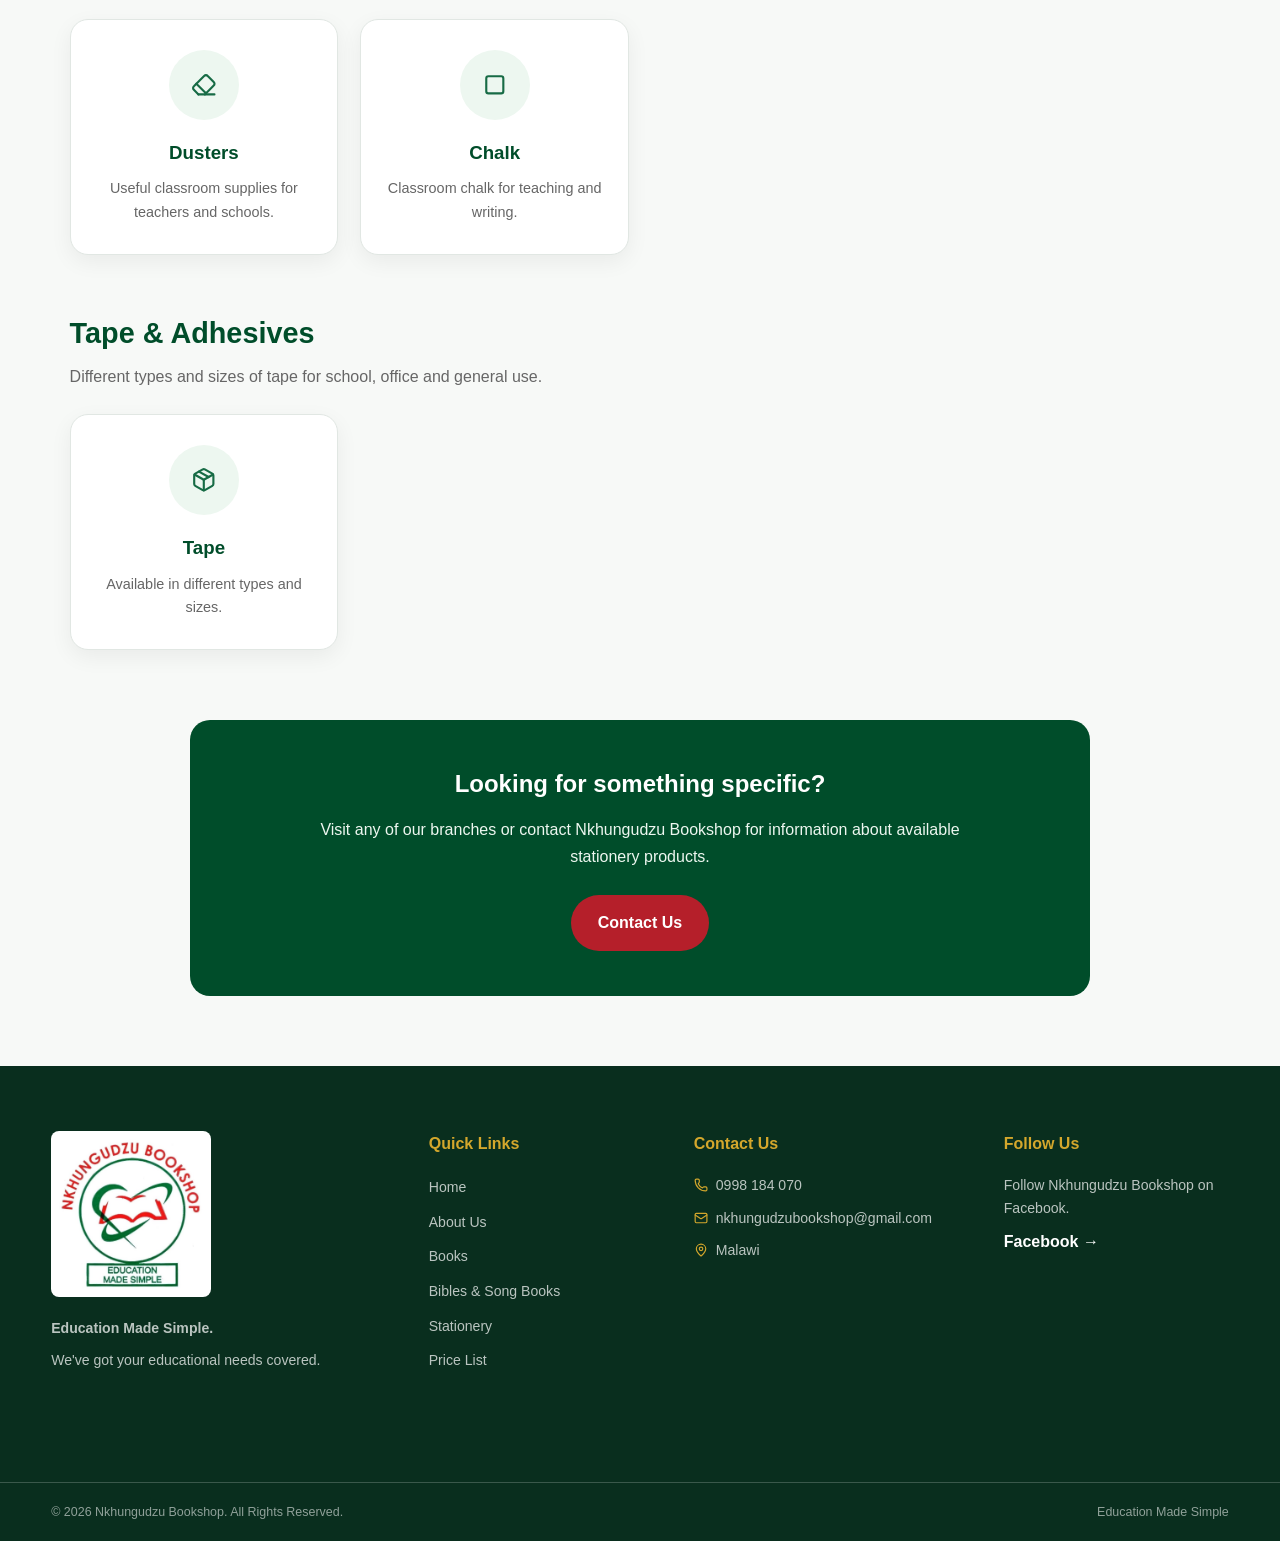
<file: pages/stationery.html>
<!doctype html>
<html lang="en">
<head>
    <meta charset="UTF-8"/>

    <meta name="viewport" content="width=device-width, initial-scale=1.0"/>
    <link
            rel="apple-touch-icon"
            sizes="180x180"
            href="../images/favicon/apple-touch-icon.png"
    />
    <link
            rel="icon"
            type="image/png"
            sizes="32x32"
            href="../images/favicon/favicon-32x32.png"
    />
    <link
            rel="icon"
            type="image/png"
            sizes="16x16"
            href="../images/favicon/favicon-16x16.png"
    />
    <link rel="manifest" href="../images/favicon/site.webmanifest"/>

    <title>Stationary | Nkhungudzu Bookshop</title>

    <link rel="stylesheet" href="../css/style.css"/>
</head>

<body>
<!-- =====================================================
     TOP INFORMATION BAR
     ===================================================== -->
<div class="top-bar">
    <div class="container">
        <div class="top-contact">
            <span><svg class="icon" viewBox="0 0 24 24" width="1em" height="1em" fill="none" stroke="currentColor"
                       stroke-width="2" stroke-linecap="round" stroke-linejoin="round" aria-hidden="true"><path
                    d="M13.832 16.568a1 1 0 0 0 1.213-.303l.355-.465A2 2 0 0 1 17 15h3a2 2 0 0 1 2 2v3a2 2 0 0 1-2 2A18 18 0 0 1 2 4a2 2 0 0 1 2-2h3a2 2 0 0 1 2 2v3a2 2 0 0 1-.8 1.6l-.468.351a1 1 0 0 0-.292 1.233 14 14 0 0 0 6.392 6.384"/></svg> 0998 184 070</span>
            <span><svg class="icon" viewBox="0 0 24 24" width="1em" height="1em" fill="none" stroke="currentColor"
                       stroke-width="2" stroke-linecap="round" stroke-linejoin="round" aria-hidden="true"><rect
                    width="20" height="16" x="2" y="4" rx="2"/><path
                    d="m22 7-8.97 5.7a1.94 1.94 0 0 1-2.06 0L2 7"/></svg> nkhungudzubookshop@gmail.com</span>
        </div>

        <div class="top-social">
            <span>Follow us:</span>
            <a
                    href="https://web.facebook.com/profile.php?id=61586023103284"
                    target="_blank"
                    rel="noopener"
            >Facebook &rightarrow;</a
            >
        </div>
    </div>
</div>

<!-- =====================================================
     HEADER
     ===================================================== -->
<header class="main-header">
    <div class="container header-content">
        <!-- Logo -->
        <a href="../index.html" class="logo">
            <img src="../images/logo.jpg" alt="Nkhungudzu bookshop Logo"/>
        </a>

        <!-- Search -->
        <div class="header-search">
            <input
                    type="search"
                    placeholder="Search books, Bibles, stationery..."
                    aria-label="Search products"
            />

            <button type="button" aria-label="Search">
                <svg class="icon" viewBox="0 0 24 24" width="1em" height="1em" fill="none" stroke="currentColor"
                     stroke-width="2" stroke-linecap="round" stroke-linejoin="round" aria-hidden="true">
                    <circle cx="11" cy="11" r="8"/>
                    <path d="m21 21-4.3-4.3"/>
                </svg>
            </button>
        </div>
    </div>
</header>

<!-- =====================================================
     NAVIGATION
     ===================================================== -->
<nav class="main-navigation">
    <div class="container nav-container">
        <button class="mobile-menu-button" type="button">
            <svg class="icon" viewBox="0 0 24 24" width="1em" height="1em" fill="none" stroke="currentColor"
                 stroke-width="2" stroke-linecap="round" stroke-linejoin="round" aria-hidden="true">
                <path d="M4 12h16"/>
                <path d="M4 6h16"/>
                <path d="M4 18h16"/>
            </svg>
        </button>

        <ul class="nav-menu">
            <li>
                <a href="../index.html">Home</a>
            </li>

            <li>
                <a href="books.html">Books</a>
            </li>

            <li>
                <a href="bibles.html">Bibles & Song Books</a>
            </li>

            <li>
                <a href="stationery.html" class="active">Stationery</a>
            </li>

            <li>
                <a href="pricelist.html">Price List</a>
            </li>

            <li>
                <a href="reviews.html">Reviews</a>
            </li>

            <li>
                <a href="about.html">About Us</a>
            </li>
        </ul>
    </div>
</nav>

<!-- =====================================================
 MAIN CONTENT
 ===================================================== -->

<main>
    <!-- =================================================
       PAGE HERO
       ================================================= -->

    <section class="page-hero">
        <div class="container">
            <span class="hero-label"> SCHOOL & OFFICE SUPPLIES </span>

            <h1>Stationery</h1>

            <p>
                Find essential school, office and creative supplies at Nkhungudzu
                Bookshop.
            </p>
        </div>
    </section>

    <!-- =====================================================
   STATIONERY PAGE
   ===================================================== -->

    <section class="stationery-section">
        <div class="container">
            <!-- =================================================
               WRITING MATERIALS
               ================================================= -->

            <div class="stationery-category">
                <div class="stationery-category-heading">
                    <h2>Writing Materials</h2>

                    <p>Everyday essentials for students, teachers and offices.</p>
                </div>

                <div class="stationery-grid">
                    <article class="stationery-card">
                        <div class="stationery-icon">
                            <svg class="icon" viewBox="0 0 24 24" width="1em" height="1em" fill="none"
                                 stroke="currentColor" stroke-width="2" stroke-linecap="round" stroke-linejoin="round"
                                 aria-hidden="true">
                                <path d="M13 21h8"/>
                                <path d="m15 5 4 4"/>
                                <path d="M3 21v-4.343a2 2 0 0 1 .586-1.414l10-10a2 2 0 0 1 2.828 0l2.343 2.343a2 2 0 0 1 0 2.828l-10 10A2 2 0 0 1 7.343 21z"/>
                            </svg>
                        </div>

                        <h3>Pens</h3>

                        <p>A variety of pens suitable for school and office use.</p>
                    </article>

                    <article class="stationery-card">
                        <div class="stationery-icon">
                            <svg class="icon" viewBox="0 0 24 24" width="1em" height="1em" fill="none"
                                 stroke="currentColor" stroke-width="2" stroke-linecap="round" stroke-linejoin="round"
                                 aria-hidden="true">
                                <path d="M21.174 6.812a1 1 0 0 0-3.986-3.987L3.842 16.174a2 2 0 0 0-.5.83l-1.321 4.352a.5.5 0 0 0 .623.622l4.353-1.32a2 2 0 0 0 .83-.497z"/>
                                <path d="m15 5 4 4"/>
                            </svg>
                        </div>

                        <h3>Pencils</h3>

                        <p>Useful for writing, drawing and classroom activities.</p>
                    </article>

                    <article class="stationery-card">
                        <div class="stationery-icon">
                            <svg class="icon" viewBox="0 0 24 24" width="1em" height="1em" fill="none"
                                 stroke="currentColor" stroke-width="2" stroke-linecap="round" stroke-linejoin="round"
                                 aria-hidden="true">
                                <path d="M18 2c1.1 0 2 .9 2 2 0 .74-.4 1.38-1 1.72V8h-2V5.72c-.6-.34-1-.98-1-1.72 0-1.1.9-2 2-2Z"/>
                                <path d="M17 8v11a2 2 0 1 1-4 0V8z"/>
                                <path d="M13 19a2 2 0 1 0 4 0"/>
                            </svg>
                        </div>

                        <h3>Pental Markers</h3>

                        <p>Markers suitable for school, office and creative work.</p>
                    </article>

                    <article class="stationery-card">
                        <div class="stationery-icon">
                            <svg class="icon" viewBox="0 0 24 24" width="1em" height="1em" fill="none"
                                 stroke="currentColor" stroke-width="2" stroke-linecap="round" stroke-linejoin="round"
                                 aria-hidden="true">
                                <path d="m9 11-6 6v3h9l3-3"/>
                                <path d="m22 12-4.6 4.6a2 2 0 0 1-2.8 0l-5.2-5.2a2 2 0 0 1 0-2.8L14 4"/>
                            </svg>
                        </div>

                        <h3>Highlighters</h3>

                        <p>Make important notes and information stand out.</p>
                    </article>
                </div>
            </div>

            <!-- =================================================
               ART & CREATIVE MATERIALS
               ================================================= -->

            <div class="stationery-category">
                <div class="stationery-category-heading">
                    <h2>Art & Creative Materials</h2>

                    <p>
                        Materials for classroom activities, drawing and creative
                        projects.
                    </p>
                </div>

                <div class="stationery-grid">
                    <article class="stationery-card">
                        <div class="stationery-icon">
                            <svg class="icon" viewBox="0 0 24 24" width="1em" height="1em" fill="none"
                                 stroke="currentColor" stroke-width="2" stroke-linecap="round" stroke-linejoin="round"
                                 aria-hidden="true">
                                <path d="M18 2c1.1 0 2 .9 2 2 0 .74-.4 1.38-1 1.72V8h-2V5.72c-.6-.34-1-.98-1-1.72 0-1.1.9-2 2-2Z"/>
                                <path d="M17 8v11a2 2 0 1 1-4 0V8z"/>
                                <path d="M13 19a2 2 0 1 0 4 0"/>
                            </svg>
                        </div>

                        <h3>Crayons</h3>

                        <p>Colouring materials for learners and creative activities.</p>
                    </article>

                    <article class="stationery-card">
                        <div class="stationery-icon">
                            <svg class="icon" viewBox="0 0 24 24" width="1em" height="1em" fill="none"
                                 stroke="currentColor" stroke-width="2" stroke-linecap="round" stroke-linejoin="round"
                                 aria-hidden="true">
                                <path d="M12 22a1 1 0 0 1 0-20 10 9 0 0 1 10 9 5 5 0 0 1-5 5h-2.25a1.75 1.75 0 0 0-1.4 2.8l.3.4a1.75 1.75 0 0 1-1.4 2.8z"/>
                                <circle cx="13.5" cy="6.5" r=".5" fill="currentColor"/>
                                <circle cx="17.5" cy="10.5" r=".5" fill="currentColor"/>
                                <circle cx="6.5" cy="12.5" r=".5" fill="currentColor"/>
                                <circle cx="8.5" cy="7.5" r=".5" fill="currentColor"/>
                            </svg>
                        </div>

                        <h3>Coloured Paper</h3>

                        <p>Coloured paper for school, office and creative projects.</p>
                    </article>
                </div>
            </div>

            <!-- =================================================
               SCHOOL SUPPLIES
               ================================================= -->

            <div class="stationery-category">
                <div class="stationery-category-heading">
                    <h2>School Supplies</h2>

                    <p>Practical supplies for classrooms and everyday learning.</p>
                </div>

                <div class="stationery-grid">
                    <article class="stationery-card">
                        <div class="stationery-icon">
                            <svg class="icon" viewBox="0 0 24 24" width="1em" height="1em" fill="none"
                                 stroke="currentColor" stroke-width="2" stroke-linecap="round" stroke-linejoin="round"
                                 aria-hidden="true">
                                <path d="m7 21-4.3-4.3c-1-1-1-2.5 0-3.4l9.6-9.6c1-1 2.5-1 3.4 0l5.6 5.6c1 1 1 2.5 0 3.4L13 21"/>
                                <path d="M22 21H7"/>
                                <path d="m5 11 9 9"/>
                            </svg>
                        </div>

                        <h3>Dusters</h3>

                        <p>Useful classroom supplies for teachers and schools.</p>
                    </article>

                    <article class="stationery-card">
                        <div class="stationery-icon">
                            <svg class="icon" viewBox="0 0 24 24" width="1em" height="1em" fill="none"
                                 stroke="currentColor" stroke-width="2" stroke-linecap="round" stroke-linejoin="round"
                                 aria-hidden="true">
                                <rect x="4" y="4" width="16" height="16" rx="2"/>
                            </svg>
                        </div>

                        <h3>Chalk</h3>

                        <p>Classroom chalk for teaching and writing.</p>
                    </article>
                </div>
            </div>

            <!-- =================================================
               TAPE & ADHESIVES
               ================================================= -->

            <div class="stationery-category">
                <div class="stationery-category-heading">
                    <h2>Tape & Adhesives</h2>

                    <p>
                        Different types and sizes of tape for school, office and general
                        use.
                    </p>
                </div>

                <div class="stationery-grid">
                    <article class="stationery-card">
                        <div class="stationery-icon">
                            <svg class="icon" viewBox="0 0 24 24" width="1em" height="1em" fill="none"
                                 stroke="currentColor" stroke-width="2" stroke-linecap="round" stroke-linejoin="round"
                                 aria-hidden="true">
                                <path d="M11 21.73a2 2 0 0 0 2 0l7-4A2 2 0 0 0 21 16V8a2 2 0 0 0-1-1.73l-7-4a2 2 0 0 0-2 0l-7 4A2 2 0 0 0 3 8v8a2 2 0 0 0 1 1.73z"/>
                                <path d="M12 22V12"/>
                                <path d="m3.3 7 8.7 5 8.7-5"/>
                                <path d="m7.5 4.27 9 5.15"/>
                            </svg>
                        </div>

                        <h3>Tape</h3>

                        <p>Available in different types and sizes.</p>
                    </article>
                </div>
            </div>

            <!-- =================================================
               INFORMATION MESSAGE
               ================================================= -->

            <div class="stationery-information">
                <h2>Looking for something specific?</h2>

                <p>
                    Visit any of our branches or contact Nkhungudzu Bookshop for
                    information about available stationery products.
                </p>

                <a href="about.html" class="btn btn-primary"> Contact Us </a>
            </div>
        </div>
    </section>
</main>

<!-- =====================================================
 FOOTER
 ===================================================== -->
<footer class="main-footer">
    <div class="container footer-grid">
        <!-- Company -->
        <div class="footer-column">
            <img
                    src="../images/logo.jpg"
                    alt="Nkhungudzu bookshop logo"
                    class="footer-logo"
            />

            <p>
                <strong>Education Made Simple.</strong>
            </p>

            <p>We've got your educational needs covered.</p>
        </div>

        <!-- Quick Links -->
        <div class="footer-column">
            <h3>Quick Links</h3>

            <ul>
                <li>
                    <a href="../index.html">Home</a>
                </li>

                <li>
                    <a href="about.html">About Us</a>
                </li>

                <li>
                    <a href="books.html">Books</a>
                </li>

                <li>
                    <a href="bibles.html"> Bibles & Song Books </a>
                </li>

                <li>
                    <a href="stationery.html"> Stationery </a>
                </li>

                <li>
                    <a href="pricelist.html"> Price List </a>
                </li>
            </ul>
        </div>

        <!-- Contact -->
        <div class="footer-column">
            <h3>Contact Us</h3>

            <p>
                <svg class="icon" viewBox="0 0 24 24" width="1em" height="1em" fill="none" stroke="currentColor"
                     stroke-width="2" stroke-linecap="round" stroke-linejoin="round" aria-hidden="true">
                    <path d="M13.832 16.568a1 1 0 0 0 1.213-.303l.355-.465A2 2 0 0 1 17 15h3a2 2 0 0 1 2 2v3a2 2 0 0 1-2 2A18 18 0 0 1 2 4a2 2 0 0 1 2-2h3a2 2 0 0 1 2 2v3a2 2 0 0 1-.8 1.6l-.468.351a1 1 0 0 0-.292 1.233 14 14 0 0 0 6.392 6.384"/>
                </svg>
                0998 184 070
            </p>

            <p>
                <svg class="icon" viewBox="0 0 24 24" width="1em" height="1em" fill="none" stroke="currentColor"
                     stroke-width="2" stroke-linecap="round" stroke-linejoin="round" aria-hidden="true">
                    <rect width="20" height="16" x="2" y="4" rx="2"/>
                    <path d="m22 7-8.97 5.7a1.94 1.94 0 0 1-2.06 0L2 7"/>
                </svg>
                nkhungudzubookshop@gmail.com
            </p>

            <p>
                <svg class="icon" viewBox="0 0 24 24" width="1em" height="1em" fill="none" stroke="currentColor"
                     stroke-width="2" stroke-linecap="round" stroke-linejoin="round" aria-hidden="true">
                    <path d="M20 10c0 4.993-5.539 10.193-7.399 11.799a1 1 0 0 1-1.202 0C9.539 20.193 4 14.993 4 10a8 8 0 0 1 16 0"/>
                    <circle cx="12" cy="10" r="3"/>
                </svg>
                Malawi
            </p>
        </div>

        <!-- Social -->
        <div class="footer-column">
            <h3>Follow Us</h3>

            <p>Follow Nkhungudzu Bookshop on Facebook.</p>

            <a
                    href="https://web.facebook.com/profile.php?id=61586023103284"
                    target="_blank"
                    rel="noopener"
            >Facebook &rightarrow;</a
            >
        </div>
    </div>

    <div class="footer-bottom">
        <div class="container">
            <p>&copy; 2026 Nkhungudzu Bookshop. All Rights Reserved.</p>

            <p>Education Made Simple</p>
        </div>
    </div>
</footer>

<!-- =====================================================
 JAVASCRIPT
 ===================================================== -->

<script src="../js/script.js"></script>
</body>
</html>
</file>
<file: css/style.css>
/* =========================================================
   NKHUNGDZU BOOKSHOP
   GLOBAL STYLESHEET
   ========================================================= */

/* =========================================================
   1. COLOUR PALETTE & GLOBAL VARIABLES
   ========================================================= */

:root {
    --primary-green: #176b45;
    --dark-green: #0d4d31;
    --light-green: #eaf5ef;

    --primary-red: #b51f2a;
    --dark-red: #8e1720;
    --light-red: #fbeaec;

    --gold: #d4a72c;

    --white: #ffffff;
    --off-white: #f8faf8;
    --light-gray: #f1f3f2;
    --gray: #6b7280;
    --dark: #1e2521;
    --black: #111111;

    --border: #e1e7e3;

    --shadow-small: 0 4px 12px rgba(0, 0, 0, 0.06);

    --shadow-medium: 0 10px 30px rgba(0, 0, 0, 0.1);

    --shadow-large: 0 20px 50px rgba(0, 0, 0, 0.15);

    --radius-small: 8px;
    --radius-medium: 14px;
    --radius-large: 22px;

    --transition: all 0.3s ease;
}

/* =========================================================
   2. RESET
   ========================================================= */

* {
    margin: 0;
    padding: 0;
    box-sizing: border-box;
}

html {
    scroll-behavior: smooth;
}

body {
    font-family: Arial, Helvetica, sans-serif;

    background: var(--white);

    color: var(--dark);

    line-height: 1.6;

    overflow-x: hidden;
}

img {
    max-width: 100%;
    display: block;
}

a {
    color: inherit;
    text-decoration: none;
}

button,
input {
    font: inherit;
}

button {
    cursor: pointer;
}

ul {
    list-style: none;
}

/* =========================================================
   3. GLOBAL CONTAINER
   ========================================================= */

.container {
    width: min(92%, 1200px);
    margin: 0 auto;
}

/* =========================================================
   4. TOP INFORMATION BAR
   ========================================================= */

.top-bar {
    background: var(--dark-green);
    color: var(--white);

    font-size: 0.85rem;
}

.top-bar .container {
    min-height: 40px;

    display: flex;

    align-items: center;

    justify-content: space-between;

    gap: 20px;
}

.top-contact,
.top-social {
    display: flex;

    align-items: center;

    gap: 18px;
}

.top-social a {
    color: var(--white);

    font-weight: 600;

    transition: var(--transition);
}

.top-social a:hover {
    color: var(--gold);
}

/* =========================================================
   5. MAIN HEADER
   ========================================================= */

.main-header {
    background: var(--white);

    padding: 18px 0;

    border-bottom: 1px solid var(--border);
}

.header-content {
    display: flex;

    align-items: center;

    justify-content: space-between;

    gap: 40px;
}

.logo {
    display: flex;

    align-items: center;

    flex-shrink: 0;
}

.logo img {
    width: 180px;

    height: auto;
}

.header-search {
    display: flex;

    width: min(100%, 500px);

    border: 2px solid var(--primary-green);

    border-radius: 50px;

    overflow: hidden;

    background: var(--white);
}

.header-search input {
    flex: 1;

    border: none;

    outline: none;

    padding: 13px 20px;

    color: var(--dark);

    background: transparent;
}

.header-search input::placeholder {
    color: var(--gray);
}

.header-search button {
    width: 55px;

    border: none;

    background: var(--primary-green);

    color: var(--white);

    transition: var(--transition);
}

.header-search button:hover {
    background: var(--dark-green);
}

/* =========================================================
   6. NAVIGATION
   ========================================================= */

.main-navigation {
    background: var(--primary-green);

    position: sticky;

    top: 0;

    z-index: 1000;

    box-shadow: var(--shadow-small);
}

.nav-container {
    display: flex;

    align-items: center;

    justify-content: center;
}

.nav-menu {
    display: flex;

    align-items: center;

    justify-content: center;

    flex-wrap: wrap;
}

.nav-menu li a {
    display: block;

    padding: 15px 17px;

    color: var(--white);

    font-size: 0.9rem;

    font-weight: 600;

    transition: var(--transition);

    position: relative;
}

.nav-menu li a::after {
    content: "";

    position: absolute;

    left: 50%;

    bottom: 7px;

    width: 0;

    height: 2px;

    background: var(--primary-red);

    transform: translateX(-50%);

    transition: var(--transition) linear;
}

.nav-menu li a:hover,
.nav-menu li a.active {
    background: var(--primary-red);
}

.nav-menu li a:hover::after,
.nav-menu li a.active::after {
    width: 30px;
}

.mobile-menu-button {
    display: none;

    border: none;

    background: transparent;

    color: var(--white);

    font-size: 1.6rem;

    padding: 10px;
}

/* =========================================================
   7. HERO SLIDESHOW
   ========================================================= */

.hero-slideshow {
    min-height: 560px;

    position: relative;

    overflow: hidden;

    background: linear-gradient(135deg, var(--dark-green), var(--primary-green));
}

.hero-slideshow {
    position: relative;
    overflow: hidden;
}

.hero-slide {
    position: absolute;

    inset: 0;

    width: 100%;
    min-height: 600px;

    opacity: 0;
    visibility: hidden;

    transition: opacity 0.6s ease;

    background-size: cover;
    background-position: center;
    background-repeat: no-repeat;
}

.hero-slide.active {
    opacity: 1;
    visibility: visible;

    position: relative;
}

.hero-slide::before {
    content: "";

    position: absolute;

    inset: 0;

    background: radial-gradient(
            circle at 80% 30%,
            rgba(212, 167, 44, 0.18),
            transparent 30%
    );
}

.hero-content {
    position: relative;

    z-index: 2;

    max-width: 700px;
}

.hero-label {
    display: inline-block;

    color: var(--gold);

    font-weight: 800;

    text-transform: uppercase;

    letter-spacing: 2px;

    font-size: 0.12rem;

    margin-bottom: 15px;
}

.hero-content h1,
.hero-content h2 {
    font-size: clamp(2.3rem, 5vw, 4.5rem);

    line-height: 1.1;

    margin-bottom: 20px;
}

.hero-content p {
    font-size: 1.15rem;

    max-width: 600px;

    margin-bottom: 30px;

    color: rgba(255, 255, 255, 0.9);
}

/* =========================================================
   8. BUTTONS
   ========================================================= */

.btn {
    display: inline-flex;

    align-items: center;

    justify-content: center;

    padding: 13px 25px;

    border-radius: 50px;

    font-weight: 700;

    transition: var(--transition);

    border: 2px solid transparent;
}

.btn-primary {
    background: var(--primary-red);

    color: var(--white);
}

.btn-primary:hover {
    background: var(--dark-red);

    transform: translateY(-3px);

    box-shadow: var(--shadow-medium);
}

.btn-secondary {
    background: var(--primary-green);

    color: var(--white);
}

.btn-secondary:hover {
    background: var(--dark-green);

    transform: translateY(-3px);

    box-shadow: var(--shadow-medium);
}

/* =========================================================
   9. SLIDESHOW CONTROLS
   ========================================================= */

.slide-control {
    position: absolute;

    top: 50%;

    transform: translateY(-50%);

    width: 48px;

    height: 48px;

    border: 1px solid rgba(255, 255, 255, 0.3);

    border-radius: 50%;

    background: rgba(0, 0, 0, 0.2);

    color: var(--white);

    font-size: 1.2rem;

    transition: var(--transition);

    z-index: 5;
}

.slide-control:hover {
    background: var(--primary-red);

    border-color: var(--primary-red);
}

.previous-slide {
    left: 25px;
}

.next-slide {
    right: 25px;
}

.slide-indicators {
    position: absolute;

    bottom: 25px;

    left: 50%;

    transform: translateX(-50%);

    display: flex;

    gap: 8px;

    z-index: 5;
}

.slide-dot {
    width: 10px;

    height: 10px;

    border: none;

    border-radius: 50%;

    background: rgba(255, 255, 255, 0.5);

    transition: var(--transition);
}

.slide-dot.active {
    width: 28px;

    border-radius: 10px;

    background: var(--gold);
}

/* =========================================================
   10. GENERAL SECTIONS
   ========================================================= */

.section {
    padding: 85px 0;
}

.section-heading {
    text-align: center;

    max-width: 700px;

    margin: 0 auto 50px;
}

.section-heading > span,
.section-label {
    display: block;

    color: var(--primary-red);

    font-size: 0.85rem;

    font-weight: 800;

    text-transform: uppercase;

    letter-spacing: 2px;

    margin-bottom: 10px;
}

.section-heading h2 {
    font-size: clamp(2rem, 4vw, 3rem);

    color: var(--dark-green);

    line-height: 1.2;

    margin-bottom: 15px;
}

.section-heading p {
    color: var(--gray);

    font-size: 1rem;
}

/* =========================================================
   11. CATEGORY SECTION
   ========================================================= */

.categories {
    background: var(--off-white);
}

.category-grid {
    display: grid;

    grid-template-columns: repeat(4, 1fr);

    gap: 22px;
}

.category-card {
    background: var(--white);

    padding: 30px 25px;

    border-radius: var(--radius-medium);

    border: 1px solid var(--border);

    text-align: center;

    transition: var(--transition);
}

.category-card:hover {
    transform: translateY(-8px);

    box-shadow: var(--shadow-medium);

    border-color: var(--primary-green);
}

.category-icon {
    width: 70px;

    height: 70px;

    margin: 0 auto 20px;

    display: flex;

    align-items: center;

    justify-content: center;

    border-radius: 50%;

    background: var(--light-green);

    font-size: 2rem;
}

.category-card h3 {
    color: var(--dark-green);

    margin-bottom: 10px;
}

.category-card p {
    color: var(--gray);

    font-size: 0.9rem;

    margin-bottom: 20px;
}

.category-card a {
    color: var(--primary-red);

    font-weight: 700;

    transition: var(--transition);
}

.category-card a:hover {
    color: var(--dark-red);
}

/* =========================================================
   12. WHY CHOOSE US
   ========================================================= */

.why-us {
    background: var(--white);
}

.features-grid {
    display: grid;

    grid-template-columns: repeat(4, 1fr);

    gap: 25px;
}

.feature {
    text-align: center;

    padding: 25px;
}

.feature-icon {
    width: 65px;

    height: 65px;

    margin: 0 auto 18px;

    display: flex;

    align-items: center;

    justify-content: center;

    border-radius: 50%;

    background: var(--light-red);

    color: var(--primary-red);

    font-size: 1.5rem;

    font-weight: 800;
}

.feature h3 {
    color: var(--dark-green);

    margin-bottom: 10px;
}

.feature p {
    color: var(--gray);

    font-size: 0.9rem;
}

/* =========================================================
   13. FEATURED PRODUCTS
   ========================================================= */

.featured-products {
    background: var(--light-green);
}

.product-grid {
    display: grid;

    grid-template-columns: repeat(4, 1fr);

    gap: 25px;
}

.product-card {
    background: var(--white);

    border-radius: var(--radius-medium);

    overflow: hidden;

    border: 1px solid var(--border);

    transition: var(--transition);
}

.product-card:hover {
    transform: translateY(-7px);

    box-shadow: var(--shadow-medium);
}

.product-image {
    height: 240px;

    background: var(--light-gray);

    display: flex;

    align-items: center;

    justify-content: center;

    overflow: hidden;
}

.product-image img {
    width: 100%;

    height: 100%;

    object-fit: cover;

    transition: var(--transition);
}

.product-card:hover .product-image img {
    transform: scale(1.05);
}

.product-info {
    padding: 20px;
}

.product-category {
    color: var(--primary-red);

    font-size: 0.75rem;

    font-weight: 800;

    text-transform: uppercase;

    letter-spacing: 1px;
}

.product-info h3 {
    color: var(--dark-green);

    margin: 7px 0;
}

.product-brand {
    color: var(--gray);

    font-size: 0.85rem;
}

.product-price {
    color: var(--primary-red);

    font-weight: 800;

    margin-top: 12px;

    font-size: 1.1rem;
}

.section-button {
    text-align: center;

    margin-top: 40px;
}

/* =========================================================
   14. BRANCHES
   ========================================================= */

.branches {
    background: var(--off-white);
}

.branch-grid {
    display: grid;

    grid-template-columns: repeat(4, 1fr);

    gap: 22px;
}

.branch-card {
    background: var(--white);

    border-radius: var(--radius-medium);

    overflow: hidden;

    border: 1px solid var(--border);

    transition: var(--transition);
}

.branch-card:hover {
    transform: translateY(-7px);

    box-shadow: var(--shadow-medium);
}

.branch-image {
    height: 190px;

    background: var(--light-gray);

    overflow: hidden;
}

.branch-image img {
    width: 100%;

    height: 100%;

    object-fit: cover;

    transition: var(--transition);
}

.branch-card:hover .branch-image img {
    transform: scale(1.05);
}

.branch-content {
    padding: 22px;
}

.branch-number {
    color: var(--primary-red);

    text-transform: uppercase;

    font-size: 0.72rem;

    font-weight: 800;

    letter-spacing: 1px;
}

.branch-content h3 {
    color: var(--dark-green);

    font-size: 1.3rem;

    margin: 6px 0 12px;
}

.branch-content p {
    color: var(--gray);

    font-size: 0.87rem;

    margin-bottom: 7px;
}

.opening-hours {
    border-top: 1px solid var(--border);

    margin-top: 15px;

    padding-top: 15px;

    font-weight: 600;
}

/* =========================================================
   15. ABOUT PREVIEW
   ========================================================= */

.about-preview {
    background: linear-gradient(135deg, var(--dark-green), var(--primary-green));

    color: var(--white);
}

.about-preview-content {
    display: grid;

    grid-template-columns: 1.5fr 1fr;

    align-items: center;

    gap: 70px;
}

.about-text .section-label {
    color: var(--gold);
}

.about-text h2 {
    font-size: clamp(2rem, 4vw, 3.2rem);

    line-height: 1.2;

    margin-bottom: 20px;
}

.about-text p {
    color: rgba(255, 255, 255, 0.85);

    margin-bottom: 15px;

    max-width: 650px;
}

.about-highlight {
    min-height: 300px;

    border: 1px solid rgba(255, 255, 255, 0.25);

    border-radius: var(--radius-large);

    display: flex;

    flex-direction: column;

    align-items: center;

    justify-content: center;

    text-align: center;

    background: rgba(255, 255, 255, 0.08);
}

.about-highlight span {
    color: var(--gold);

    font-size: 0.9rem;

    font-weight: 800;

    letter-spacing: 2px;
}

.about-highlight strong {
    font-size: 6rem;

    line-height: 1;

    margin: 10px 0;
}

.about-highlight p {
    margin: 0;

    color: rgba(255, 255, 255, 0.85);
}

/* =========================================================
   16. PUBLISHING SERVICES POPUP
   ========================================================= */

.publishing-popup {
    position: fixed;

    right: 25px;

    bottom: 25px;

    width: min(400px, calc(100% - 40px));

    padding: 25px;

    background: var(--white);

    border-left: 5px solid var(--primary-red);

    border-radius: var(--radius-medium);

    box-shadow: var(--shadow-large);

    z-index: 2000;

    display: flex;

    gap: 18px;

    align-items: flex-start;
}

.popup-close {
    position: absolute;

    top: 8px;

    right: 10px;

    border: none;

    background: transparent;

    color: var(--gray);

    font-size: 1.4rem;
}

.popup-icon {
    width: 50px;

    height: 50px;

    flex-shrink: 0;

    display: flex;

    align-items: center;

    justify-content: center;

    border-radius: 50%;

    background: var(--light-red);

    font-size: 1.4rem;
}

.popup-label {
    color: var(--primary-red);

    font-size: 0.7rem;

    font-weight: 800;

    letter-spacing: 1.5px;
}

.popup-content h2 {
    color: var(--dark-green);

    font-size: 1.1rem;

    line-height: 1.3;

    margin: 5px 0;
}

.popup-content p {
    color: var(--gray);

    font-size: 0.85rem;
}

.popup-content a {
    display: inline-block;

    margin-top: 5px;

    color: var(--primary-red);

    font-weight: 800;
}

/* =========================================================
   17. FOOTER
   ========================================================= */

.main-footer {
    background: #092e1e;

    color: var(--white);
}

.footer-grid {
    padding: 65px 0;

    display: grid;

    grid-template-columns: 1.5fr 1fr 1.2fr 1fr;

    gap: 40px;
}

.footer-logo {
    width: 160px;

    margin-bottom: 20px;

    background: var(--white);

    padding: 8px;

    border-radius: var(--radius-small);
}

.footer-column h3 {
    color: var(--gold);

    margin-bottom: 18px;

    font-size: 1rem;
}

.footer-column p {
    color: rgba(255, 255, 255, 0.72);

    font-size: 0.88rem;

    margin-bottom: 10px;
}

.footer-column ul li {
    margin-bottom: 9px;
}

.footer-column ul a {
    color: rgba(255, 255, 255, 0.72);

    font-size: 0.88rem;

    transition: var(--transition);
}

.footer-column ul a:hover,
.footer-column > a:hover {
    color: var(--gold);
}

.footer-column > a {
    color: var(--white);

    font-weight: 700;

    transition: var(--transition);
}

.footer-bottom {
    border-top: 1px solid rgba(255, 255, 255, 0.12);

    padding: 18px 0;
}

.footer-bottom .container {
    display: flex;

    justify-content: space-between;

    gap: 20px;
}

.footer-bottom p {
    color: rgba(255, 255, 255, 0.55);

    font-size: 0.78rem;
}

/* =========================================================
   18. RESPONSIVE DESIGN — TABLETS
   ========================================================= */

@media (max-width: 1000px) {
    .category-grid,
    .features-grid {
        grid-template-columns: repeat(2, 1fr);
    }

    .product-grid,
    .branch-grid {
        grid-template-columns: repeat(2, 1fr);
    }

    .footer-grid {
        grid-template-columns: repeat(2, 1fr);
    }

    .nav-menu li a {
        padding-left: 10px;
        padding-right: 10px;
    }
}

/* =========================================================
   19. RESPONSIVE DESIGN — MOBILE
   ========================================================= */

@media (max-width: 700px) {
    .top-bar .container {
        flex-direction: column;
        padding: 8px 0;
        gap: 5px;
    }

    .top-contact,
    .top-social {
        flex-wrap: wrap;
        justify-content: center;
        gap: 10px;
    }

    .header-content {
        flex-direction: column;
        gap: 20px;
    }

    .logo img {
        width: 160px;
    }

    .header-search {
        width: 100%;
    }

    /* =========================================
         MOBILE NAVIGATION
         ========================================= */
    .main-navigation {
        width: 100%;
    }

    .nav-container {
        display: block;
        width: 100%;
        position: relative;
    }

    .mobile-menu-button {
        display: block;

        width: 100%;

        padding: 12px 20px;

        border: none;

        background: var(--primary-green);

        color: var(--white);

        font-size: 1.6rem;

        text-align: right;

        cursor: pointer;
    }

    .nav-menu {
        display: none;

        width: 100%;

        flex-direction: column;

        align-items: stretch;

        background: var(--dark-green);
    }

    .nav-menu.show {
        display: flex;
    }

    .nav-menu li {
        width: 100%;
    }

    .nav-menu li a {
        display: block;

        width: 100%;

        padding: 15px;

        text-align: center;

        border-bottom: 1px solid rgba(255, 255, 255, 0.1);
    }

    .nav-menu li a:hover {
        background: var(--primary-red);
    }

    /* =========================================
         REST OF MOBILE STYLES
         ========================================= */
    .hero-slideshow,
    .hero-slide {
        min-height: 500px;
    }

    .hero-slide {
        padding: 60px 8%;
    }

    .hero-content h1,
    .hero-content h2 {
        font-size: 2.2rem;
    }

    .hero-content p {
        font-size: 1rem;
    }

    .slide-control {
        width: 40px;
        height: 40px;
    }

    .previous-slide {
        left: 12px;
    }

    .next-slide {
        right: 12px;
    }

    .section {
        padding: 65px 0;
    }

    .category-grid,
    .features-grid,
    .product-grid,
    .branch-grid,
    .footer-grid,
    .about-preview-content {
        grid-template-columns: 1fr;
    }

    .about-preview-content {
        gap: 40px;
    }

    .about-highlight {
        min-height: 230px;
    }

    .about-highlight strong {
        font-size: 5rem;
    }

    .footer-bottom .container {
        flex-direction: column;
        text-align: center;
        align-items: center;
    }

    .publishing-popup {
        right: 15px;
        bottom: 15px;
        width: calc(100% - 30px);
    }
}

/* =========================================================
   SLIDESHOW IMAGE STYLING
   ========================================================= */

.hero-slide {
    background-size: cover;
    background-position: center;
    background-repeat: no-repeat;
}

/* Dark overlay keeps text easy to read */

.hero-slide::before {
    content: "";
    position: absolute;

    inset: 0;

    background: rgba(0, 0, 0, 0.08);

    pointer-events: none;
}

/* Keep slideshow content above the image */

.hero-slide .hero-content {
    position: relative;
    z-index: 2;
    color: var(--white);
    padding: 5rem 15rem;
}

/* Make slide headings look beautiful */

.hero-slide h2 {
    text-transform: capitalize;
}

/* Mobile slideshow */

@media (max-width: 700px) {
    .hero-slide {
        background-position: center;
    }

    .hero-content {
        max-width: 90%;
    }
}

/* =========================================================
   BOOKS PAGE
   ========================================================= */

.page-hero {
    padding: 80px 20px;
    text-align: center;

    background: linear-gradient(rgba(0, 70, 45, 0.94), rgba(0, 70, 45, 0.94));

    color: white;
}

.page-hero h1 {
    margin: 12px 0;

    font-size: 48px;
}

.page-hero p {
    max-width: 650px;

    margin: 0 auto;

    font-size: 18px;

    line-height: 1.7;
}

/* =========================================================
   CONTENT SECTION
   ========================================================= */

.content-section {
    padding: 70px 20px;
}

.section-heading {
    text-align: center;

    max-width: 750px;

    margin: 0 auto 45px;
}

.section-heading h2 {
    margin: 10px 0;

    font-size: 34px;
}

.section-heading p {
    line-height: 1.7;
}

/* =========================================================
   BOOK FILTERS
   ========================================================= */

.book-filters {
    display: flex;

    justify-content: center;

    flex-wrap: wrap;

    gap: 12px;

    margin-bottom: 45px;
}

.book-filter {
    border: 2px solid #006b46;

    background: white;

    color: #006b46;

    padding: 11px 20px;

    border-radius: 30px;

    cursor: pointer;

    font-weight: 600;

    transition: 0.3s ease;
}

.book-filter:hover,
.book-filter.active {
    background: #006b46;

    color: white;
}

/* =========================================================
   BOOK GRID
   ========================================================= */

.books-grid {
    display: grid;

    grid-template-columns: repeat(2, minmax(0, 1fr));

    gap: 25px;

    max-width: 1100px;

    margin: auto;
}

.book-category-card {
    display: flex;

    gap: 22px;

    padding: 28px;

    background: white;

    border-radius: 14px;

    border-left: 5px solid #b51f2a;

    box-shadow: 0 8px 25px rgba(0, 0, 0, 0.08);

    transition: transform 0.3s ease,
    box-shadow 0.3s ease;
}

.book-category-card:hover {
    transform: translateY(-5px);

    box-shadow: 0 12px 30px rgba(0, 0, 0, 0.13);
}

.book-card-icon {
    min-width: 65px;

    height: 65px;

    display: flex;

    align-items: center;

    justify-content: center;

    border-radius: 50%;

    background: #f3eee3;

    font-size: 30px;
}

.book-card-content {
    flex: 1;
}

.book-card-label {
    font-size: 12px;

    font-weight: 700;

    letter-spacing: 1px;

    color: #b51f2a;
}

.book-card-content h3 {
    margin: 7px 0 10px;

    color: #006b46;

    font-size: 22px;
}

.book-card-content p {
    line-height: 1.7;

    color: #555;
}

.publisher-list {
    font-size: 14px;

    font-weight: 600;
}

.text-link {
    display: inline-block;

    margin-top: 8px;

    color: #b51f2a;

    font-weight: 700;

    text-decoration: none;
}

.text-link:hover {
    text-decoration: underline;
}

/* =========================================================
   BOOK CTA
   ========================================================= */

.book-cta {
    padding: 70px 20px;

    background: #f3eee3;

    text-align: center;
}

.cta-content {
    max-width: 700px;

    margin: auto;
}

.cta-content h2 {
    color: #006b46;

    font-size: 34px;

    margin: 10px 0;
}

.cta-content p {
    line-height: 1.7;

    margin-bottom: 25px;
}

.cta-buttons {
    display: flex;

    justify-content: center;

    flex-wrap: wrap;

    gap: 15px;
}

/* =========================================================
   FOOTER
   ========================================================= */

.site-footer {
    background: #00452f;

    color: white;

    padding: 50px 20px 20px;
}

.footer-content {
    display: grid;

    grid-template-columns: repeat(3, 1fr);

    gap: 40px;
}

.site-footer h3,
.site-footer h4 {
    margin-top: 0;
}

.site-footer a {
    display: block;

    color: white;

    text-decoration: none;

    margin: 8px 0;
}

.site-footer a:hover {
    color: #e5b83c;
}

.footer-bottom {
    border-top: 1px solid rgba(255, 255, 255, 0.2);

    margin-top: 35px;

    padding-top: 20px;

    text-align: center;
}

/* =========================================================
   MOBILE BOOKS PAGE
   ========================================================= */

@media (max-width: 768px) {
    .page-hero h1 {
        font-size: 36px;
    }

    .books-grid {
        grid-template-columns: 1fr;
    }

    .book-category-card {
        padding: 22px;
    }

    .footer-content {
        grid-template-columns: 1fr;

        text-align: center;
    }
}

@media (max-width: 500px) {
    .book-category-card {
        flex-direction: column;

        text-align: center;

        align-items: center;
    }

    .book-filters {
        gap: 8px;
    }

    .book-filter {
        padding: 9px 14px;

        font-size: 13px;
    }
}

/* =========================================================
   PHASE 6.2
   NKHUNGUDZU BOOKSHOP - PRICE LIST PAGE
   ========================================================= */

/* =========================================================
   1. PRICE LIST PAGE HERO
   ========================================================= */

.page-hero {
    background: linear-gradient(rgba(0, 70, 45, 0.92), rgba(0, 70, 45, 0.92));

    padding: 75px 20px;

    text-align: center;

    color: #ffffff;
}

.page-hero .hero-label {
    display: inline-block;

    margin-bottom: 15px;

    padding: 8px 18px;

    border: 1px solid rgba(255, 255, 255, 0.5);

    border-radius: 30px;

    font-size: 0.8rem;

    font-weight: 700;

    letter-spacing: 2px;
}

.page-hero h1 {
    margin: 0 0 15px;

    font-size: clamp(2rem, 5vw, 3.5rem);

    font-weight: 800;
}

.page-hero p {
    max-width: 650px;

    margin: 0 auto;

    font-size: 1.05rem;

    line-height: 1.7;

    opacity: 0.92;
}

/* =========================================================
   2. PRICE LIST MAIN SECTION
   ========================================================= */

.price-list-section {
    padding: 60px 20px;

    background: #f8faf7;
}

.price-list-section .container {
    max-width: 1200px;

    margin: 0 auto;
}

/* =========================================================
   3. SEARCH BOX
   ========================================================= */

.price-search-box {
    background: #ffffff;

    padding: 30px;

    border-radius: 18px;

    box-shadow: 0 8px 30px rgba(0, 0, 0, 0.08);

    margin-bottom: 30px;
}

.price-search-box label {
    display: block;

    margin-bottom: 12px;

    color: #00462f;

    font-weight: 700;

    font-size: 1.05rem;
}

.price-search {
    display: flex;

    gap: 12px;
}

.price-search input {
    flex: 1;

    padding: 15px 18px;

    border: 2px solid #d9e2dc;

    border-radius: 10px;

    outline: none;

    font-size: 1rem;

    transition: 0.3s ease;
}

.price-search input:focus {
    border-color: #006b45;

    box-shadow: 0 0 0 3px rgba(0, 107, 69, 0.1);
}

.price-search button {
    border: none;

    border-radius: 10px;

    padding: 0 25px;

    background: #006b45;

    color: #ffffff;

    font-weight: 700;

    cursor: pointer;

    transition: 0.3s ease;
}

.price-search button:hover {
    background: #00462f;

    transform: translateY(-2px);
}

/* =========================================================
   4. PRICE CATEGORY FILTERS
   ========================================================= */

.price-filters {
    display: flex;

    flex-wrap: wrap;

    gap: 10px;

    margin-bottom: 40px;
}

.price-filter {
    border: 2px solid #006b45;

    background: #ffffff;

    color: #006b45;

    padding: 10px 18px;

    border-radius: 30px;

    font-weight: 700;

    cursor: pointer;

    transition: all 0.3s ease;
}

.price-filter:hover {
    background: #eaf5ef;

    transform: translateY(-2px);
}

.price-filter.active {
    background: #006b45;

    color: #ffffff;

    box-shadow: 0 5px 15px rgba(0, 107, 69, 0.2);
}

/* =========================================================
   5. RESULTS HEADER
   ========================================================= */

.price-results-header {
    display: flex;

    justify-content: space-between;

    align-items: center;

    gap: 20px;

    margin-bottom: 25px;
}

.price-results-header h2 {
    margin: 0;

    color: #00462f;

    font-size: 1.8rem;
}

#priceResultsCount {
    color: #66736c;

    font-size: 0.95rem;
}

/* =========================================================
   6. PRICE PRODUCT GRID
   ========================================================= */

.price-list-grid {
    display: grid;

    grid-template-columns: repeat(auto-fit, minmax(260px, 1fr));

    gap: 22px;
}

/* =========================================================
   7. PRICE CARD
   ========================================================= */

.price-card {
    background: #ffffff;

    border-radius: 16px;

    padding: 24px;

    border: 1px solid #e0e8e3;

    box-shadow: 0 6px 22px rgba(0, 0, 0, 0.06);

    transition: transform 0.3s ease,
    box-shadow 0.3s ease;
}

.price-card:hover {
    transform: translateY(-5px);

    box-shadow: 0 12px 30px rgba(0, 0, 0, 0.1);
}

.price-card-category {
    display: inline-block;

    padding: 6px 12px;

    margin-bottom: 15px;

    background: #edf7f1;

    color: #006b45;

    border-radius: 20px;

    font-size: 0.75rem;

    font-weight: 800;

    text-transform: uppercase;

    letter-spacing: 0.5px;
}

.price-card h3 {
    margin: 0 0 10px;

    color: #26352e;

    font-size: 1.15rem;

    line-height: 1.4;
}

.price-card p {
    margin: 5px 0;

    color: #68746e;

    font-size: 0.92rem;

    line-height: 1.5;
}

.price-card-price {
    margin-top: 18px;

    padding-top: 15px;

    border-top: 1px solid #e4ebe7;

    display: flex;

    justify-content: space-between;

    align-items: center;

    gap: 10px;
}

.price-card-price span:first-child {
    color: #66736c;

    font-size: 0.85rem;
}

.price-value {
    color: #b51f2a;

    font-size: 1.35rem;

    font-weight: 800;
}

/* =========================================================
   8. NO SEARCH RESULTS
   ========================================================= */

.no-price-results {
    display: none;

    text-align: center;

    padding: 60px 20px;

    background: #ffffff;

    border-radius: 16px;

    border: 1px dashed #cbd8d0;
}

.no-price-results h3 {
    margin-bottom: 10px;

    color: #00462f;
}

.no-price-results p {
    margin: 0;

    color: #68746e;
}

/* =========================================================
   9. PRICE NOTICE
   ========================================================= */

.price-notice {
    padding: 35px 20px;

    background: #fff8e7;

    border-top: 1px solid #f1dfae;

    border-bottom: 1px solid #f1dfae;
}

.notice-content {
    max-width: 1100px;

    margin: 0 auto;

    display: flex;

    align-items: flex-start;

    gap: 18px;
}

.notice-icon {
    font-size: 1.8rem;

    flex-shrink: 0;
}

.notice-content h3 {
    margin: 0 0 7px;

    color: #6d5100;
}

.notice-content p {
    margin: 0;

    color: #705f2d;

    line-height: 1.6;
}

/* =========================================================
   10. MOBILE PRICE LIST
   ========================================================= */

@media (max-width: 768px) {
    .page-hero {
        padding: 55px 20px;
    }

    .price-list-section {
        padding: 40px 15px;
    }

    .price-search-box {
        padding: 20px;
    }

    .price-search {
        flex-direction: column;
    }

    .price-search button {
        min-height: 50px;
    }

    .price-filters {
        gap: 8px;
    }

    .price-filter {
        padding: 9px 14px;

        font-size: 0.85rem;
    }

    .price-results-header {
        flex-direction: column;

        align-items: flex-start;

        gap: 8px;
    }

    .price-results-header h2 {
        font-size: 1.5rem;
    }

    .price-list-grid {
        grid-template-columns: 1fr;
    }

    .notice-content {
        flex-direction: column;
    }
}

/* =========================================================
   11. SMALL MOBILE DEVICES
   ========================================================= */

@media (max-width: 480px) {
    .page-hero h1 {
        font-size: 2rem;
    }

    .page-hero p {
        font-size: 0.95rem;
    }

    .price-card {
        padding: 20px;
    }

    .price-card-price {
        align-items: flex-start;

        flex-direction: column;
    }

    .price-value {
        font-size: 1.25rem;
    }
}

/* =========================================================
   PHASE 6.5
   NKHUNGUDZU BOOKSHOP PRICE LIST STYLING
   ========================================================= */

/* =========================================================
   PRICE LIST HERO
   ========================================================= */

.page-hero {
    background: linear-gradient(rgba(0, 80, 45, 0.95), rgba(0, 80, 45, 0.95));

    color: white;

    padding: 80px 20px;

    text-align: center;
}

.page-hero .hero-label {
    display: inline-block;

    font-size: 0.85rem;

    font-weight: 700;

    letter-spacing: 2px;

    margin-bottom: 15px;

    color: #f4c430;
}

.page-hero h1 {
    font-size: 3rem;

    margin-bottom: 15px;

    font-weight: 800;
}

.page-hero p {
    max-width: 700px;

    margin: auto;

    font-size: 1.05rem;

    line-height: 1.7;

    opacity: 0.95;
}

/* =========================================================
   PRICE LIST SECTION
   ========================================================= */

.price-list-section {
    padding: 70px 20px;

    background: #f7f9f7;
}

.price-list-heading {
    text-align: center;

    margin-bottom: 35px;
}

.section-label {
    display: inline-block;

    color: #b5121b;

    font-size: 0.8rem;

    font-weight: 800;

    letter-spacing: 2px;

    margin-bottom: 10px;
}

.price-list-heading h2 {
    font-size: 2.2rem;

    color: #004d2a;

    margin-bottom: 10px;
}

.price-list-heading p {
    color: #666;

    max-width: 650px;

    margin: auto;

    line-height: 1.7;
}

/* =========================================================
   SEARCH AREA
   ========================================================= */

.price-search {
    max-width: 850px;

    margin: 0 auto 30px;

    display: flex;

    gap: 10px;
}

.price-search input {
    flex: 1;

    padding: 16px 20px;

    border: 2px solid #d9e1dc;

    border-radius: 10px;

    font-size: 1rem;

    outline: none;

    background: white;

    transition: 0.3s;
}

.price-search input:focus {
    border-color: #006b3c;

    box-shadow: 0 0 0 3px rgba(0, 107, 60, 0.12);
}

.price-search button {
    border: none;

    padding: 0 25px;

    border-radius: 10px;

    background: #b5121b;

    color: white;

    font-size: 1rem;

    font-weight: 700;

    cursor: pointer;

    transition: 0.3s;
}

.price-search button:hover {
    background: #8f0e15;

    transform: translateY(-2px);
}

/* =========================================================
   CATEGORY FILTERS
   ========================================================= */

.price-filters {
    display: flex;

    justify-content: center;

    align-items: center;

    flex-wrap: wrap;

    gap: 10px;

    margin-bottom: 35px;
}

.price-filter {
    border: 2px solid #006b3c;

    background: white;

    color: #006b3c;

    padding: 10px 18px;

    border-radius: 25px;

    font-size: 0.9rem;

    font-weight: 700;

    cursor: pointer;

    transition: 0.3s;
}

.price-filter:hover {
    background: #eaf5ef;

    transform: translateY(-2px);
}

.price-filter.active {
    background: #006b3c;

    color: white;

    border-color: #006b3c;
}

/* =========================================================
   RESULTS COUNT
   ========================================================= */

.price-results-info {
    max-width: 1200px;

    margin: 0 auto 20px;
}

.price-results-info p {
    color: #666;

    font-size: 0.95rem;

    font-weight: 600;
}

/* =========================================================
   PRICE GRID
   ========================================================= */

.price-grid {
    max-width: 1200px;

    margin: 0 auto;

    display: grid;

    grid-template-columns: repeat(3, 1fr);

    gap: 22px;
}

/* =========================================================
   PRICE CARD
   ========================================================= */

.price-card {
    background: white;

    border-radius: 16px;

    overflow: hidden;

    border: 1px solid #e2e8e4;

    box-shadow: 0 6px 20px rgba(0, 0, 0, 0.07);

    display: flex;

    flex-direction: column;

    min-height: 250px;

    transition: transform 0.3s ease,
    box-shadow 0.3s ease;
}

.price-card:hover {
    transform: translateY(-6px);

    box-shadow: 0 12px 30px rgba(0, 0, 0, 0.12);
}

/* =========================================================
   CARD TOP
   ========================================================= */

.price-card-top {
    padding: 16px 20px;

    background: #006b3c;

    color: white;
}

.price-category {
    font-size: 0.75rem;

    text-transform: uppercase;

    letter-spacing: 1px;

    font-weight: 800;
}

/* =========================================================
   CARD CONTENT
   ========================================================= */

.price-card-content {
    padding: 22px;

    flex: 1;
}

.price-card-content h3 {
    color: #004d2a;

    font-size: 1.15rem;

    line-height: 1.4;

    margin-bottom: 10px;
}

.price-description {
    color: #666;

    font-size: 0.9rem;

    line-height: 1.6;

    margin-bottom: 12px;
}

.price-publisher {
    color: #444;

    font-size: 0.85rem;

    margin: 0;
}

/* =========================================================
   CARD BOTTOM / PRICE
   ========================================================= */

.price-card-bottom {
    display: flex;

    align-items: center;

    justify-content: space-between;

    gap: 10px;

    padding: 17px 22px;

    border-top: 1px solid #edf0ed;

    background: #fafcfa;
}

.price-label {
    color: #777;

    font-size: 0.8rem;

    text-transform: uppercase;

    letter-spacing: 1px;

    font-weight: 700;
}

.product-price {
    color: #b5121b;

    font-size: 1.25rem;

    font-weight: 900;
}

/* =========================================================
   NO RESULTS
   ========================================================= */

.no-price-results {
    text-align: center;

    max-width: 600px;

    margin: 50px auto;

    padding: 50px 25px;

    background: white;

    border-radius: 16px;

    box-shadow: 0 5px 20px rgba(0, 0, 0, 0.06);
}

.no-results-icon {
    font-size: 3rem;

    margin-bottom: 15px;
}

.no-price-results h3 {
    color: #004d2a;

    font-size: 1.5rem;

    margin-bottom: 10px;
}

.no-price-results p {
    color: #777;
}

/* =========================================================
   PRICE NOTE
   ========================================================= */

.price-note {
    padding: 40px 20px 70px;

    background: #f7f9f7;
}

.price-note-box {
    max-width: 1000px;

    margin: auto;

    padding: 25px 30px;

    background: #fff8e1;

    border-left: 5px solid #f4c430;

    border-radius: 10px;
}

.price-note-box h3 {
    color: #004d2a;

    margin-bottom: 10px;
}

.price-note-box p {
    color: #555;

    line-height: 1.7;

    margin: 0;
}

/* =========================================================
   TABLET
   ========================================================= */

@media (max-width: 950px) {
    .price-grid {
        grid-template-columns: repeat(2, 1fr);
    }

    .page-hero h1 {
        font-size: 2.5rem;
    }
}

/* =========================================================
   MOBILE
   ========================================================= */

@media (max-width: 650px) {
    .page-hero {
        padding: 60px 18px;
    }

    .page-hero h1 {
        font-size: 2rem;
    }

    .page-hero p {
        font-size: 0.95rem;
    }

    .price-list-section {
        padding: 50px 15px;
    }

    .price-list-heading h2 {
        font-size: 1.8rem;
    }

    .price-search {
        flex-direction: column;
    }

    .price-search button {
        padding: 14px;
    }

    .price-filters {
        justify-content: flex-start;

        overflow-x: auto;

        flex-wrap: nowrap;

        padding-bottom: 10px;
    }

    .price-filter {
        flex-shrink: 0;
    }

    .price-grid {
        grid-template-columns: 1fr;

        gap: 18px;
    }

    .price-card-content {
        padding: 20px;
    }

    .price-card-bottom {
        padding: 15px 20px;
    }

    .product-price {
        font-size: 1.1rem;
    }

    .price-note {
        padding: 30px 15px 50px;
    }

    .price-note-box {
        padding: 20px;
    }
}

/* =========================================================
   PRIMARY BOOKS DISPLAY
   ========================================================= */

.primary-books-section {
    padding: 70px 20px;
    background: #f7f9f7;
}

.primary-books-grid {
    max-width: 1200px;
    margin: 0 auto;

    display: grid;

    grid-template-columns:
        repeat(2, 1fr);

    gap: 28px;
}

.primary-standard-card {
    background: #ffffff;

    border-radius: 18px;

    overflow: hidden;

    border: 1px solid #e0e7e2;

    box-shadow: 0 8px 25px rgba(0, 0, 0, 0.07);

    transition: 0.3s ease;
}

.primary-standard-card:hover {
    transform: translateY(-5px);

    box-shadow: 0 14px 32px rgba(0, 0, 0, 0.11);
}


/* =========================================================
   STANDARD HEADER
   ========================================================= */

.standard-header {
    padding: 25px;

    background: #004d2a;

    color: white;
}

.standard-label {
    font-size: 0.72rem;

    font-weight: 800;

    letter-spacing: 1.5px;

    color: #f4c430;
}

.standard-header h3 {
    margin: 7px 0 3px;

    font-size: 2rem;

    color: white;
}

.standard-header p {
    margin: 0;

    color: #e8f3ed;
}


/* =========================================================
   PACKAGES
   ========================================================= */

.package-container {
    padding: 20px;

    display: grid;

    grid-template-columns:
        repeat(2, 1fr);

    gap: 12px;
}

.package {
    padding: 17px;

    border-radius: 12px;
}

.package span {
    display: block;

    font-size: 0.68rem;

    font-weight: 800;

    letter-spacing: 0.8px;

    margin-bottom: 5px;
}

.package strong {
    display: block;

    font-size: 1.35rem;

    margin-bottom: 7px;
}

.package p {
    margin: 0;

    font-size: 0.78rem;

    line-height: 1.5;
}

.core-package {
    background: #edf7f0;

    color: #005b32;
}

.complete-package {
    background: #fff5e3;

    color: #8a5a00;
}


/* =========================================================
   SUBJECT BUTTON
   ========================================================= */

.subjects-toggle {
    width: calc(100% - 40px);

    margin: 0 20px 20px;

    padding: 13px 17px;

    border: 2px solid #006b3c;

    border-radius: 10px;

    background: white;

    color: #006b3c;

    font-weight: 800;

    cursor: pointer;

    display: flex;

    align-items: center;

    justify-content: space-between;

    transition: 0.25s ease;
}

.subjects-toggle:hover {
    background: #006b3c;

    color: white;
}


/* =========================================================
   SUBJECT LIST
   ========================================================= */

.subjects-list {
    display: none;

    border-top: 1px solid #e2e8e4;

    padding: 10px 20px 20px;
}

.primary-standard-card.open
.subjects-list {
    display: block;
}

.primary-standard-card.open
.subjects-toggle span {
    transform: rotate(180deg);
}

.subjects-toggle span {
    transition: 0.25s ease;
}

.subject-row {
    display: flex;

    justify-content: space-between;

    gap: 20px;

    padding: 12px 4px;

    border-bottom: 1px solid #edf0ee;

    font-size: 0.9rem;
}

.subject-row:last-child {
    border-bottom: none;
}

.subject-row span {
    color: #555;
}

.subject-row strong {
    color: #004d2a;

    white-space: nowrap;
}


/* =========================================================
   MOBILE
   ========================================================= */

@media (max-width: 800px) {

    .primary-books-grid {
        grid-template-columns: 1fr;
    }

}

@media (max-width: 550px) {

    .primary-books-section {
        padding: 50px 15px;
    }

    .package-container {
        grid-template-columns: 1fr;
    }

    .standard-header h3 {
        font-size: 1.7rem;
    }

    .subject-row {
        font-size: 0.82rem;
    }

}

/* =========================================================
   PHASE 6.7
   BIBLES & SONG BOOKS
   ========================================================= */


/* =========================================================
   INTRODUCTION
   ========================================================= */

.category-introduction {
    padding: 65px 20px;

    background: white;

    text-align: center;
}


.category-introduction-content {
    max-width: 750px;

    margin: auto;
}


.category-introduction-content h2 {
    color: #004d2a;

    font-size: 2.2rem;

    margin: 8px 0 18px;
}


.category-introduction-content p {
    color: #666;

    line-height: 1.8;

    margin-bottom: 10px;
}


/* =========================================================
   CATEGORY HEADING
   ========================================================= */

.category-heading {
    text-align: center;

    margin-bottom: 40px;
}


.category-heading h2 {
    color: #004d2a;

    font-size: 2.2rem;

    margin: 8px 0 10px;
}


.category-heading p {
    color: #666;

    max-width: 650px;

    margin: auto;

    line-height: 1.7;
}


/* =========================================================
   BIBLE PRODUCTS
   ========================================================= */

.bible-products {
    padding: 70px 20px;

    background: #f7f9f7;
}


.bible-grid {
    max-width: 1200px;

    margin: auto;

    display: grid;

    grid-template-columns:
        repeat(3, 1fr);

    gap: 25px;
}


/* =========================================================
   BIBLE CARD
   ========================================================= */

.bible-card {
    background: white;

    border-radius: 16px;

    overflow: hidden;

    border: 1px solid #e0e6e2;

    box-shadow: 0 7px 22px rgba(0, 0, 0, 0.07);

    transition: 0.3s ease;
}


.bible-card:hover {
    transform: translateY(-7px);

    box-shadow: 0 14px 30px rgba(0, 0, 0, 0.12);
}


/* =========================================================
   IMAGE
   ========================================================= */

.bible-card-image {
    height: 220px;

    overflow: hidden;

    background: #eaf5ef;
}


.bible-card-image img {
    width: 100%;

    height: 100%;

    object-fit: cover;

    display: block;

    transition: transform 0.4s ease;
}


.bible-card:hover
.bible-card-image img {
    transform: scale(1.05);
}


/* =========================================================
   CONTENT
   ========================================================= */

.bible-card-content {
    padding: 24px;
}


.bible-version {
    color: #b5121b;

    font-size: 0.72rem;

    font-weight: 800;

    letter-spacing: 1.3px;
}


.bible-card-content h3 {
    color: #004d2a;

    font-size: 1.45rem;

    margin: 8px 0;
}


.bible-card-content p {
    color: #666;

    line-height: 1.6;

    margin-bottom: 18px;
}


.availability {
    display: inline-block;

    padding: 7px 12px;

    background: #edf6f0;

    color: #006b3c;

    border-radius: 20px;

    font-size: 0.75rem;

    font-weight: 700;
}


/* =========================================================
   FEATURED CHICHEWA BIBLE
   ========================================================= */

.featured-bible {
    border: 2px solid #f4c430;
}


.featured-bible .bible-card-content {
    background: #fffdf4;
}


/* =========================================================
   CONTACT SECTION
   ========================================================= */

.bible-contact {
    padding: 60px 20px 80px;

    background: #f7f9f7;
}


.bible-contact-box {
    max-width: 850px;

    margin: auto;

    text-align: center;

    background: white;

    padding: 45px 30px;

    border-radius: 18px;

    box-shadow: 0 8px 25px rgba(0, 0, 0, 0.07);
}


.bible-contact-box h2 {
    color: #004d2a;

    font-size: 2rem;

    margin: 8px 0 12px;
}


.bible-contact-box p {
    max-width: 600px;

    margin: 0 auto 25px;

    color: #666;

    line-height: 1.7;
}


/* =========================================================
   TABLET
   ========================================================= */

@media (max-width: 950px) {

    .bible-grid {
        grid-template-columns:
            repeat(2, 1fr);
    }

}


/* =========================================================
   MOBILE
   ========================================================= */

@media (max-width: 650px) {

    .category-introduction {
        padding: 50px 18px;
    }


    .category-introduction-content h2 {
        font-size: 1.8rem;
    }


    .bible-products {
        padding: 50px 15px;
    }


    .category-heading h2 {
        font-size: 1.8rem;
    }


    .bible-grid {
        grid-template-columns: 1fr;
    }


    .bible-card-image {
        height: 240px;
    }


    .bible-contact {
        padding: 40px 15px 60px;
    }


    .bible-contact-box {
        padding: 35px 20px;
    }


    .bible-contact-box h2 {
        font-size: 1.7rem;
    }

}

/* =========================================================
   STATIONERY PAGE
   ========================================================= */

.stationery-section {
    padding: 70px 20px;
    background: #f7f9f7;
}

.stationery-category {
    max-width: 1200px;

    margin: 0 auto 55px;
}

.stationery-category-heading {
    margin-bottom: 25px;

    text-align: left;
}

.stationery-category-heading h2 {
    color: #004d2a;

    font-size: 1.8rem;

    margin-bottom: 8px;
}

.stationery-category-heading p {
    color: #666;

    margin: 0;
}


.stationery-grid {
    display: grid;

    grid-template-columns:
        repeat(4, 1fr);

    gap: 22px;
}


.stationery-card {
    background: #ffffff;

    padding: 30px 22px;

    border-radius: 18px;

    text-align: center;

    border: 1px solid #e1e7e3;

    box-shadow: 0 7px 22px rgba(0, 0, 0, 0.06);

    transition: 0.3s ease;
}


.stationery-card:hover {
    transform: translateY(-6px);

    box-shadow: 0 14px 30px rgba(0, 0, 0, 0.10);
}


.stationery-icon {
    width: 70px;
    height: 70px;

    margin: 0 auto 18px;

    display: flex;

    align-items: center;

    justify-content: center;

    border-radius: 50%;

    background: #edf7f0;

    font-size: 2rem;
}


.stationery-card h3 {
    color: #004d2a;

    margin-bottom: 10px;
}


.stationery-card p {
    color: #666;

    font-size: 0.9rem;

    line-height: 1.6;

    margin: 0;
}


/* =========================================================
   INFORMATION BOX
   ========================================================= */

.stationery-information {
    max-width: 900px;

    margin: 70px auto 0;

    padding: 45px 30px;

    text-align: center;

    background: #004d2a;

    color: white;

    border-radius: 20px;
}


.stationery-information h2 {
    color: white;

    margin-bottom: 12px;
}


.stationery-information p {
    max-width: 650px;

    margin: 0 auto 25px;

    line-height: 1.7;

    color: #edf7f0;
}


/* =========================================================
   STATIONERY RESPONSIVE DESIGN
   ========================================================= */

@media (max-width: 950px) {

    .stationery-grid {
        grid-template-columns:
            repeat(2, 1fr);
    }

}


@media (max-width: 550px) {

    .stationery-section {
        padding: 50px 15px;
    }

    .stationery-grid {
        grid-template-columns: 1fr;
    }

    .stationery-category-heading h2 {
        font-size: 1.5rem;
    }

    .stationery-information {
        padding: 35px 20px;
    }

}

/* =========================================================
   PHASE 6.12B
   REVIEWS PAGE STYLING
   ========================================================= */


/* =========================================================
   REVIEWS PAGE HEADER
   ========================================================= */

.reviews-page-header {
    background: linear-gradient(
            rgba(0, 75, 45, 0.92),
            rgba(0, 75, 45, 0.92)
    );

    color: #ffffff;
}


/* =========================================================
   OVERALL RATING
   ========================================================= */

.overall-rating-section {
    padding: 60px 0;

    background: #f7f7f2;
}


.overall-rating-card {
    max-width: 700px;

    margin: 0 auto;

    padding: 45px 30px;

    background: #ffffff;

    border-radius: 16px;

    text-align: center;

    box-shadow: 0 8px 25px rgba(0, 0, 0, 0.08);
}


.overall-rating-card h2 {
    color: #063f29;

    margin: 12px 0 25px;
}


.rating-summary {
    display: flex;

    flex-direction: column;

    align-items: center;
}


.rating-number {
    display: flex;

    align-items: baseline;

    gap: 4px;
}


.rating-number strong {
    font-size: 3.5rem;

    color: #a51621;
}


.rating-number span {
    font-size: 1.2rem;

    color: #777;
}


.rating-stars {
    margin: 8px 0;

    font-size: 2rem;

    letter-spacing: 4px;

    color: #f2b01e;
}


.rating-summary p {
    color: #777;

    margin: 0;
}


/* =========================================================
   REVIEW FORM SECTION
   ========================================================= */

.review-form-section {
    padding: 70px 0;

    background: #ffffff;
}


.review-layout {
    display: grid;

    grid-template-columns:
        minmax(0, 1.5fr)
        minmax(280px, 1fr);

    gap: 35px;

    align-items: start;
}


/* =========================================================
   REVIEW FORM CARD
   ========================================================= */

.review-form-card {
    padding: 35px;

    background: #f7f7f2;

    border-radius: 16px;

    border-top: 5px solid #087443;
}


.review-form-card h2 {
    color: #063f29;

    margin: 12px 0 10px;
}


.review-form-card > p {
    color: #666;

    line-height: 1.6;

    margin-bottom: 25px;
}


/* =========================================================
   FORM ELEMENTS
   ========================================================= */

.form-group {
    margin-bottom: 22px;
}


.form-group label {
    display: block;

    margin-bottom: 8px;

    font-weight: 700;

    color: #063f29;
}


.form-group input,
.form-group textarea {
    width: 100%;

    padding: 13px 15px;

    border: 1px solid #d6d6d6;

    border-radius: 8px;

    background: #ffffff;

    color: #333;

    font-family: inherit;

    font-size: 0.95rem;

    outline: none;

    transition: border-color 0.2s ease,
    box-shadow 0.2s ease;
}


.form-group textarea {
    resize: vertical;

    min-height: 140px;
}


.form-group input:focus,
.form-group textarea:focus {
    border-color: #087443;

    box-shadow: 0 0 0 3px rgba(8, 116, 67, 0.10);
}


.form-group input::placeholder,
.form-group textarea::placeholder {
    color: #999;
}


/* =========================================================
   INTERACTIVE RATING STARS
   ========================================================= */

.star-rating {
    display: flex;

    align-items: center;

    gap: 3px;
}


.rating-star {
    border: none;

    background: transparent;

    padding: 2px;

    font-size: 2rem;

    color: #d5d5d5;

    cursor: pointer;

    line-height: 1;

    transition: color 0.2s ease,
    transform 0.15s ease;
}


.rating-star:hover {
    color: #f2b01e;

    transform: scale(1.12);
}


.rating-star.selected {
    color: #f2b01e;
}


.rating-message {
    margin-top: 7px;

    font-size: 0.85rem;

    color: #777;
}


/* =========================================================
   REVIEW SUBMIT
   ========================================================= */

.review-submit-button {
    border: none;

    cursor: pointer;
}


.review-form-message {
    margin-top: 15px;

    font-weight: 600;

    color: #087443;
}


/* =========================================================
   REVIEW INFORMATION CARD
   ========================================================= */

.review-info-card {
    padding: 35px;

    background: linear-gradient(
            145deg,
            #063f29,
            #087443
    );

    color: #ffffff;

    border-radius: 16px;

    box-shadow: 0 8px 25px rgba(0, 0, 0, 0.10);
}


.review-info-card h2 {
    margin: 12px 0 15px;

    color: #ffffff;
}


.review-info-card > p {
    line-height: 1.7;

    opacity: 0.92;

    margin-bottom: 30px;
}


.review-info-item {
    display: flex;

    gap: 15px;

    align-items: flex-start;

    padding: 18px 0;

    border-top: 1px solid rgba(255, 255, 255, 0.18);
}


.review-info-icon {
    display: flex;

    justify-content: center;

    align-items: center;

    min-width: 42px;

    height: 42px;

    border-radius: 50%;

    background: rgba(255, 255, 255, 0.12);

    font-size: 1.2rem;
}


.review-info-item h3 {
    margin: 0 0 5px;

    font-size: 1rem;

    color: #ffffff;
}


.review-info-item p {
    margin: 0;

    font-size: 0.88rem;

    line-height: 1.5;

    opacity: 0.82;
}


/* =========================================================
   CUSTOMER REVIEWS
   ========================================================= */

.customer-reviews-section {
    padding: 70px 0;

    background: #f7f7f2;
}


.reviews-grid {
    display: grid;

    grid-template-columns:
        repeat(
            auto-fit,
            minmax(270px, 1fr)
        );

    gap: 22px;
}


.review-card {
    background: #ffffff;

    padding: 25px;

    border-radius: 12px;

    border-left: 4px solid #a51621;

    box-shadow: 0 6px 20px rgba(0, 0, 0, 0.07);

    transition: transform 0.2s ease,
    box-shadow 0.2s ease;
}


.review-card:hover {
    transform: translateY(-4px);

    box-shadow: 0 10px 25px rgba(0, 0, 0, 0.10);
}


.review-card-stars {
    color: #f2b01e;

    font-size: 1.1rem;

    letter-spacing: 2px;

    margin-bottom: 10px;
}


.review-card h3 {
    margin: 0 0 8px;

    color: #063f29;

    font-size: 1.05rem;
}


.review-card p {
    color: #666;

    line-height: 1.65;

    margin: 0 0 12px;
}


.review-card-author {
    font-size: 0.85rem;

    font-weight: 700;

    color: #a51621;
}


/* =========================================================
   REVIEW CTA
   ========================================================= */

.review-cta {
    padding: 65px 0;

    background: #ffffff;

    text-align: center;
}


.review-cta .cta-content {
    max-width: 700px;

    margin: 0 auto;
}


.review-cta h2 {
    color: #063f29;

    margin: 12px 0 15px;
}


.review-cta p {
    color: #666;

    line-height: 1.7;

    margin-bottom: 25px;
}


/* =========================================================
   MOBILE RESPONSIVENESS
   ========================================================= */

@media (max-width: 850px) {

    .review-layout {
        grid-template-columns: 1fr;
    }


    .review-info-card {
        order: 2;
    }

}


@media (max-width: 600px) {

    .overall-rating-section {
        padding: 45px 0;
    }


    .overall-rating-card {
        padding: 35px 20px;
    }


    .rating-number strong {
        font-size: 3rem;
    }


    .rating-stars {
        font-size: 1.7rem;

        letter-spacing: 3px;
    }


    .review-form-section {
        padding: 50px 0;
    }


    .review-form-card,
    .review-info-card {
        padding: 25px 20px;
    }


    .rating-star {
        font-size: 1.8rem;
    }


    .customer-reviews-section {
        padding: 50px 0;
    }


    .reviews-grid {
        grid-template-columns: 1fr;
    }

}

/* =========================================================
   PHASE 6.13B
   ABOUT US PAGE STYLING
   ========================================================= */


/* =========================================================
   ABOUT PAGE HEADER
   ========================================================= */

.about-page-header {
    background: linear-gradient(
            rgba(0, 75, 45, 0.92),
            rgba(0, 75, 45, 0.92)
    );

    color: #ffffff;
}


/* =========================================================
   OUR STORY
   ========================================================= */

.about-story-section {
    padding: 75px 0;

    background: #ffffff;
}


.about-story-grid {
    display: grid;

    grid-template-columns:
        minmax(0, 1.5fr)
        minmax(280px, 0.8fr);

    gap: 50px;

    align-items: center;
}


.about-story-content h2 {
    color: #063f29;

    margin: 12px 0 20px;
}


.about-story-content p {
    color: #666;

    line-height: 1.8;

    margin-bottom: 17px;
}


.about-highlight-card {
    padding: 45px 30px;

    background: linear-gradient(
            145deg,
            #063f29,
            #087443
    );

    color: #ffffff;

    border-radius: 18px;

    text-align: center;

    box-shadow: 0 10px 30px rgba(0, 0, 0, 0.12);

    position: relative;

    overflow: hidden;
}


.about-highlight-card::after {
    content: "";

    position: absolute;

    width: 150px;

    height: 150px;

    border-radius: 50%;

    background: rgba(255, 255, 255, 0.06);

    right: -55px;

    bottom: -55px;
}


.about-highlight-icon {
    font-size: 3.5rem;

    margin-bottom: 15px;
}


.about-highlight-card h3 {
    color: #ffffff;

    font-size: 1.6rem;

    margin-bottom: 12px;
}


.about-highlight-card p {
    color: rgba(255, 255, 255, 0.88);

    line-height: 1.6;

    margin-bottom: 30px;
}


.about-year {
    display: flex;

    flex-direction: column;

    align-items: center;

    padding-top: 20px;

    border-top: 1px solid rgba(255, 255, 255, 0.2);
}


.about-year strong {
    font-size: 2.5rem;

    color: #ffffff;
}


.about-year span {
    font-size: 0.85rem;

    opacity: 0.8;
}


/* =========================================================
   MISSION / VISION / VALUES
   ========================================================= */

.mission-section {
    padding: 75px 0;

    background: #f7f7f2;
}


.mission-grid {
    display: grid;

    grid-template-columns:
        repeat(3, minmax(0, 1fr));

    gap: 25px;
}


.mission-card {
    padding: 35px 28px;

    background: #ffffff;

    border-radius: 15px;

    text-align: center;

    border-top: 4px solid #087443;

    box-shadow: 0 7px 22px rgba(0, 0, 0, 0.07);

    transition: transform 0.2s ease,
    box-shadow 0.2s ease;
}


.mission-card:hover {
    transform: translateY(-5px);

    box-shadow: 0 12px 28px rgba(0, 0, 0, 0.10);
}


.mission-icon {
    font-size: 2.5rem;

    margin-bottom: 15px;
}


.mission-card h3 {
    color: #063f29;

    margin-bottom: 12px;
}


.mission-card p {
    color: #666;

    line-height: 1.7;

    margin: 0;
}


.values-list {
    list-style: none;

    padding: 0;

    margin: 0;
}


.values-list li {
    color: #666;

    padding: 5px 0;
}


.values-list li::before {
    content: "✓";

    color: #a51621;

    font-weight: 700;

    margin-right: 8px;
}


/* =========================================================
   WHAT WE OFFER
   ========================================================= */

.what-we-offer-section {
    padding: 75px 0;

    background: #ffffff;
}


.what-we-offer-section .section-heading {
    margin-bottom: 40px;
}


.offer-grid {
    display: grid;

    grid-template-columns:
        repeat(3, minmax(0, 1fr));

    gap: 25px;
}


.offer-card {
    padding: 35px 28px;

    border-radius: 15px;

    background: #f7f7f2;

    text-align: center;

    border-bottom: 4px solid #a51621;

    transition: transform 0.2s ease,
    box-shadow 0.2s ease;
}


.offer-card:hover {
    transform: translateY(-5px);

    box-shadow: 0 10px 25px rgba(0, 0, 0, 0.08);
}


.offer-icon {
    display: block;

    font-size: 2.7rem;

    margin-bottom: 15px;
}


.offer-card h3 {
    color: #063f29;

    margin-bottom: 12px;
}


.offer-card p {
    color: #666;

    line-height: 1.65;

    margin: 0;
}


/* =========================================================
   BRANCHES
   ========================================================= */

.branches-section {
    padding: 75px 0;

    background: #f7f7f2;
}


.branches-grid {
    display: grid;

    grid-template-columns:
        repeat(4, minmax(0, 1fr));

    gap: 20px;
}


.branch-card {
    position: relative;

    padding: 35px 25px;

    background: #ffffff;

    border-radius: 15px;

    text-align: center;

    box-shadow: 0 7px 22px rgba(0, 0, 0, 0.07);

    overflow: hidden;

    transition: transform 0.2s ease,
    box-shadow 0.2s ease;
}


.branch-card:hover {
    transform: translateY(-5px);

    box-shadow: 0 12px 28px rgba(0, 0, 0, 0.11);
}


.branch-number {
    position: absolute;

    top: 12px;

    right: 15px;

    font-size: 0.75rem;

    font-weight: 700;

    color: #a51621;

    opacity: 0.7;
}


.branch-icon {
    font-size: 2.3rem;

    margin-bottom: 12px;
}


.branch-card h3 {
    color: #063f29;

    margin-bottom: 10px;
}


.branch-card p {
    min-height: 45px;

    color: #666;

    font-size: 0.9rem;

    line-height: 1.5;

    margin-bottom: 18px;
}


.branch-card a {
    color: #a51621;

    font-weight: 700;

    text-decoration: none;
}


.branch-card a:hover {
    text-decoration: underline;
}


/* =========================================================
   OPENING HOURS
   ========================================================= */

.opening-hours-section {
    padding: 70px 0;

    background: #ffffff;
}


.opening-hours-card {
    display: grid;

    grid-template-columns:
        minmax(0, 1fr)
        minmax(300px, 1fr);

    gap: 50px;

    align-items: center;

    padding: 45px;

    background: linear-gradient(
            135deg,
            #063f29,
            #087443
    );

    color: #ffffff;

    border-radius: 18px;

    box-shadow: 0 10px 30px rgba(0, 0, 0, 0.10);
}


.hours-content h2 {
    color: #ffffff;

    margin: 12px 0 15px;
}


.hours-content p {
    color: rgba(255, 255, 255, 0.85);

    line-height: 1.7;

    margin: 0;
}


.hours-table {
    background: rgba(255, 255, 255, 0.08);

    border-radius: 12px;

    overflow: hidden;
}


.hours-row {
    display: flex;

    justify-content: space-between;

    gap: 20px;

    padding: 18px 20px;

    border-bottom: 1px solid rgba(255, 255, 255, 0.15);
}


.hours-row:last-child {
    border-bottom: none;
}


.hours-row span {
    color: rgba(255, 255, 255, 0.85);
}


.hours-row strong {
    color: #ffffff;

    text-align: right;
}


/* =========================================================
   LOGO MEANING
   ========================================================= */

.logo-meaning-section {
    padding: 70px 0;

    background: #f7f7f2;
}


.logo-meaning-content {
    display: flex;

    align-items: center;

    gap: 30px;

    max-width: 850px;

    margin: 0 auto;

    padding: 35px;

    background: #ffffff;

    border-radius: 16px;

    border-left: 5px solid #a51621;

    box-shadow: 0 7px 22px rgba(0, 0, 0, 0.07);
}


.logo-meaning-icon {
    display: flex;

    align-items: center;

    justify-content: center;

    min-width: 75px;

    height: 75px;

    border-radius: 50%;

    background: #063f29;

    color: #ffffff;

    font-size: 2rem;
}


.logo-meaning-content h2 {
    color: #063f29;

    margin: 10px 0;
}


.logo-meaning-content p {
    color: #666;

    line-height: 1.7;

    margin: 0;
}


/* =========================================================
   CONTACT / FACEBOOK
   ========================================================= */

.about-contact-section {
    padding: 75px 0;

    background: #ffffff;

    text-align: center;
}


.about-contact-card {
    max-width: 750px;

    margin: 0 auto;

    padding: 50px 30px;

    border-radius: 18px;

    background: linear-gradient(
            145deg,
            #f7f7f2,
            #ffffff
    );

    box-shadow: 0 8px 25px rgba(0, 0, 0, 0.07);
}


.about-contact-card h2 {
    color: #063f29;

    margin: 12px 0 15px;
}


.about-contact-card p {
    max-width: 600px;

    margin: 0 auto 25px;

    color: #666;

    line-height: 1.7;
}


/* =========================================================
   FINAL ABOUT CTA
   ========================================================= */

.about-final-cta {
    padding: 70px 0;

    background: linear-gradient(
            rgba(0, 75, 45, 0.94),
            rgba(0, 75, 45, 0.94)
    );

    color: #ffffff;

    text-align: center;
}


.about-final-cta .cta-content {
    max-width: 750px;

    margin: 0 auto;
}


.about-final-cta h2 {
    color: #ffffff;

    margin: 12px 0 15px;
}


.about-final-cta p {
    color: rgba(255, 255, 255, 0.88);

    line-height: 1.7;

    margin-bottom: 25px;
}


/* =========================================================
   ABOUT PAGE RESPONSIVENESS
   ========================================================= */

@media (max-width: 1000px) {

    .branches-grid {
        grid-template-columns:
            repeat(2, minmax(0, 1fr));
    }


    .mission-grid,
    .offer-grid {
        grid-template-columns:
            repeat(2, minmax(0, 1fr));
    }

}


@media (max-width: 850px) {

    .about-story-grid {
        grid-template-columns: 1fr;

        gap: 35px;
    }


    .opening-hours-card {
        grid-template-columns: 1fr;

        gap: 30px;
    }

}


@media (max-width: 650px) {

    .about-story-section,
    .mission-section,
    .what-we-offer-section,
    .branches-section,
    .opening-hours-section,
    .logo-meaning-section,
    .about-contact-section {
        padding: 55px 0;
    }


    .mission-grid,
    .offer-grid,
    .branches-grid {
        grid-template-columns: 1fr;
    }


    .about-highlight-card {
        padding: 35px 25px;
    }


    .mission-card,
    .offer-card {
        padding: 30px 22px;
    }


    .branch-card p {
        min-height: auto;
    }


    .opening-hours-card {
        padding: 30px 20px;
    }


    .hours-row {
        flex-direction: column;

        gap: 5px;
    }


    .hours-row strong {
        text-align: left;
    }


    .logo-meaning-content {
        flex-direction: column;

        align-items: flex-start;

        padding: 28px 22px;
    }


    .about-contact-card {
        padding: 40px 20px;
    }

}

/* =========================================================
   PHASE 6.14
   INLINE SVG ICONS (OFFLINE ICON LIBRARY)
   ---------------------------------------------------------
   All emoji across the site were replaced with inline SVG
   icons (Lucide-style paths, embedded directly in the HTML/JS
   so nothing is loaded from a CDN). Icons use stroke="currentColor"
   so they automatically pick up whatever text color their
   container already has.
   ========================================================= */

.icon {
    display: inline-block;
    vertical-align: -0.15em;
    flex-shrink: 0;
}

/* Top bar contact icons */
.top-contact .icon {
    color: var(--gold);
    margin-right: 4px;
}

/* Header search button icon */
.header-search button .icon {
    width: 1.1em;
    height: 1.1em;
}

/* Mobile menu toggle icon */
.mobile-menu-button .icon {
    width: 1em;
    height: 1em;
}

/* Category / feature / offer / mission / stationery icon circles */
.category-icon .icon,
.feature-icon .icon,
.offer-icon .icon,
.mission-icon .icon,
.stationery-icon .icon,
.book-card-icon .icon {
    width: 1.6rem;
    height: 1.6rem;
    color: var(--primary-green);
}

.feature-icon .icon {
    color: var(--primary-red);
}

.offer-icon .icon,
.book-card-icon .icon {
    color: #a51621;
}

/* Branch / location icons */
.branch-icon .icon {
    width: 1.8rem;
    height: 1.8rem;
    color: #a51621;
}

.branch-content .icon,
.footer-column .icon {
    color: var(--gold);
    margin-right: 4px;
}

/* About page logo meaning icon (dark green circle background) */
.logo-meaning-icon .icon {
    width: 2rem;
    height: 2rem;
}

/* About page "Education Made Simple" highlight card icon */
.about-highlight-icon .icon {
    width: 2.6rem;
    height: 2.6rem;
}

/* Review page info icons (on gradient background) */
.review-info-icon .icon {
    width: 1.3rem;
    height: 1.3rem;
}

/* No-results / price note icons */
.no-results-icon .icon {
    width: 2.5rem;
    height: 2.5rem;
    color: #b6c2bb;
}

.notice-icon .icon,
.price-note-box h3 .icon {
    width: 1.6rem;
    height: 1.6rem;
    color: #d4a72c;
    margin-right: 4px;
}
</file>
